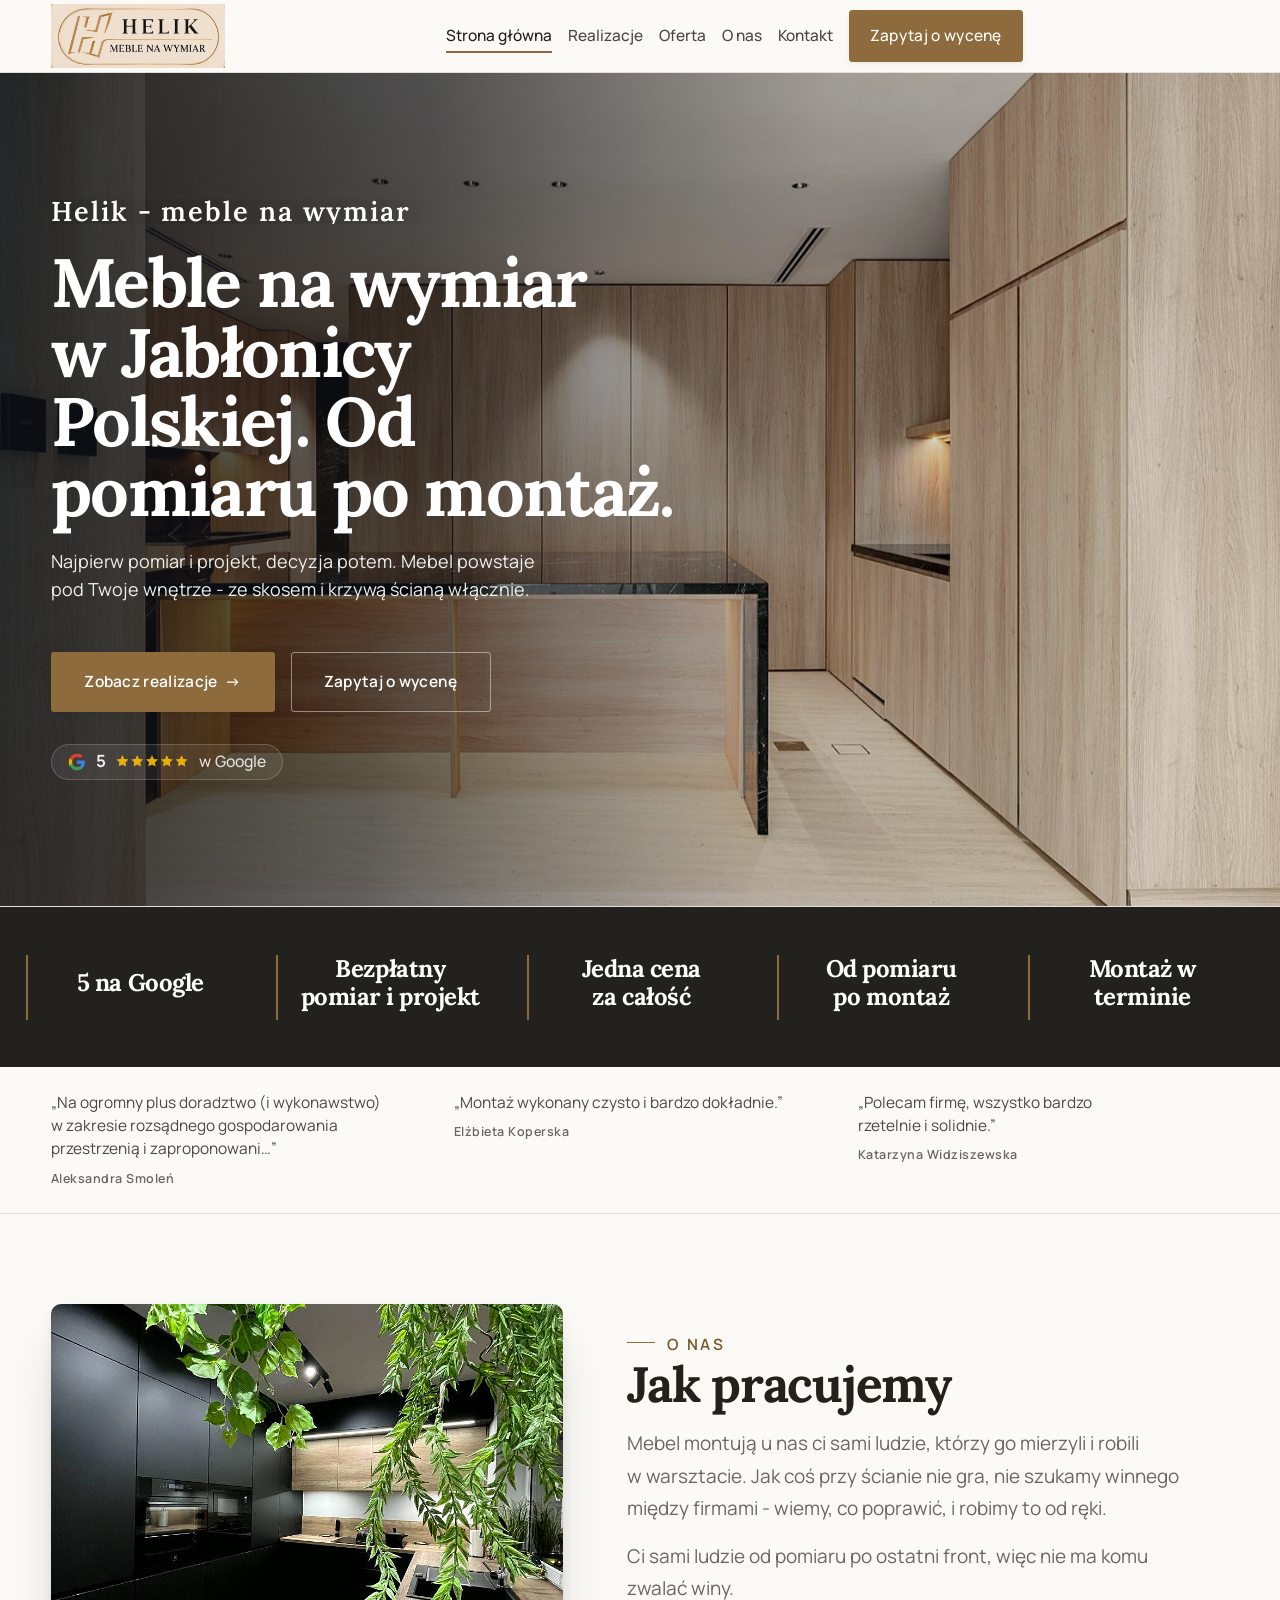
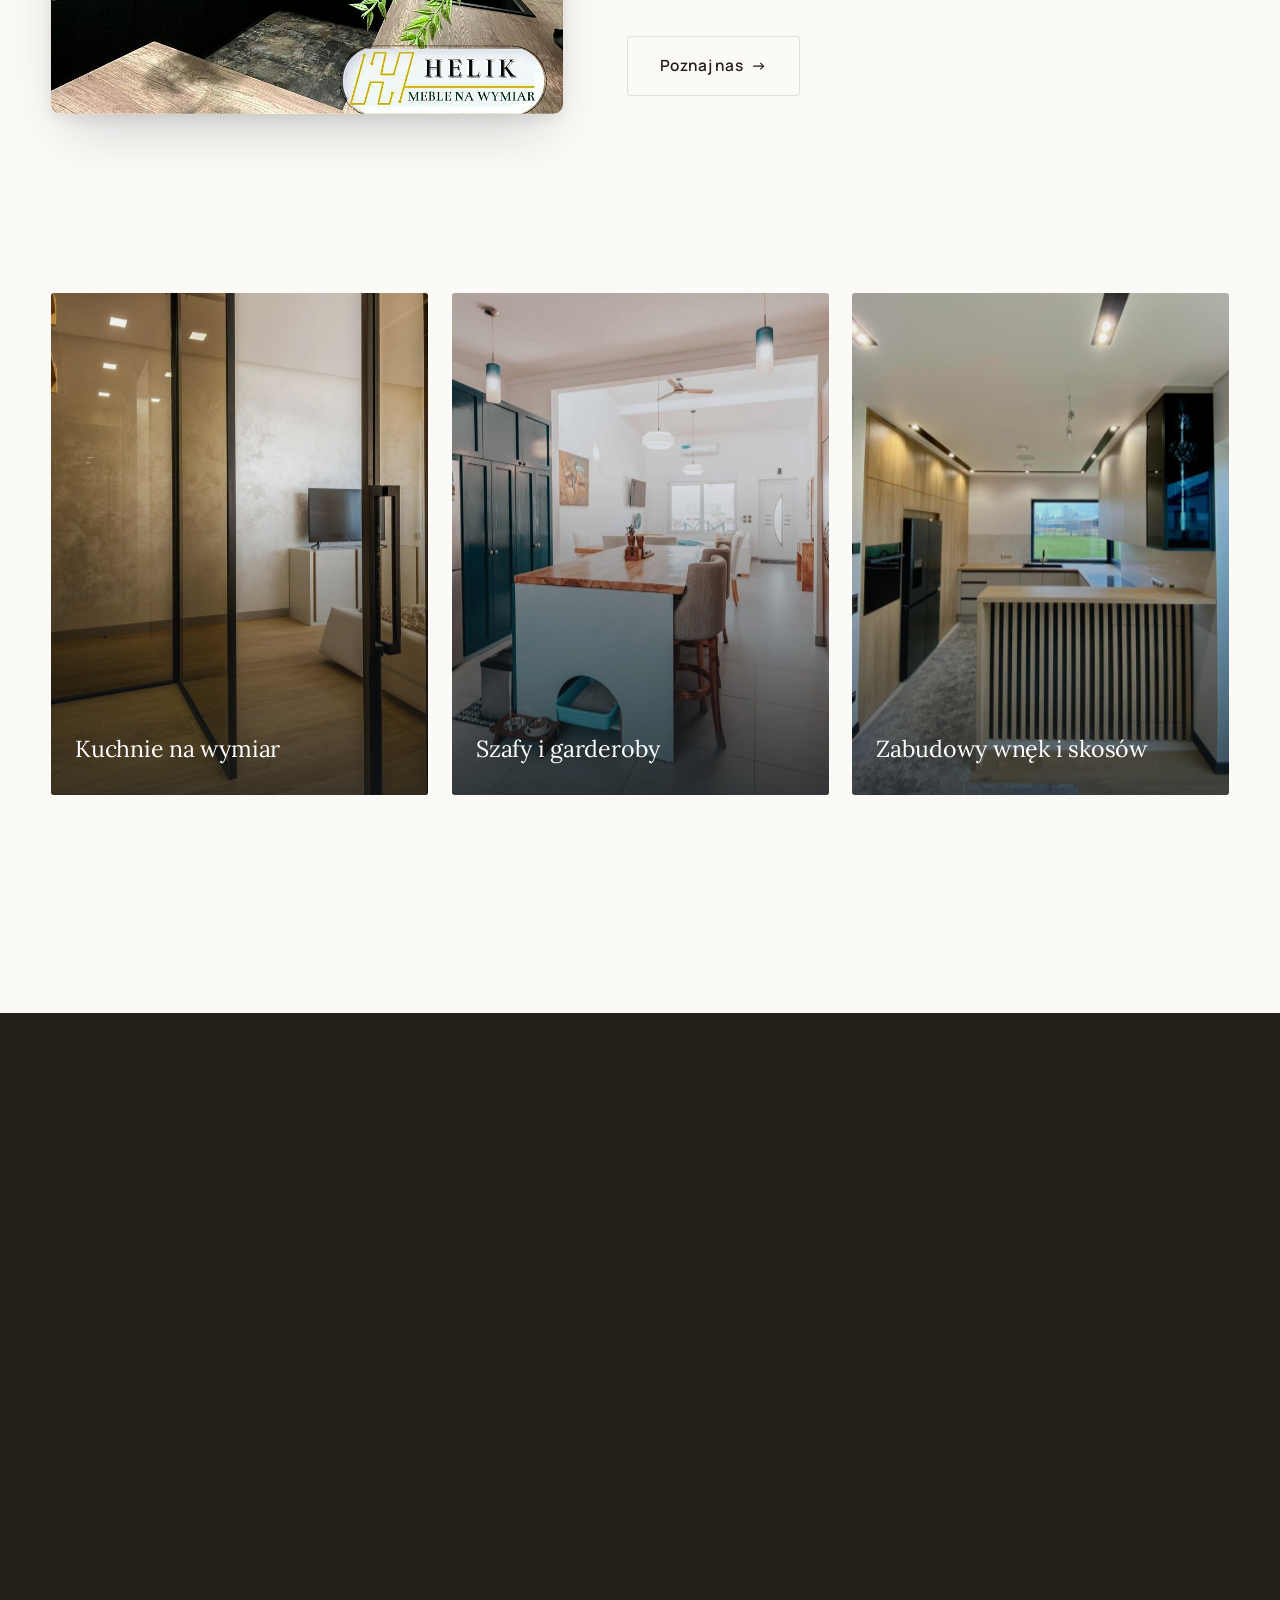
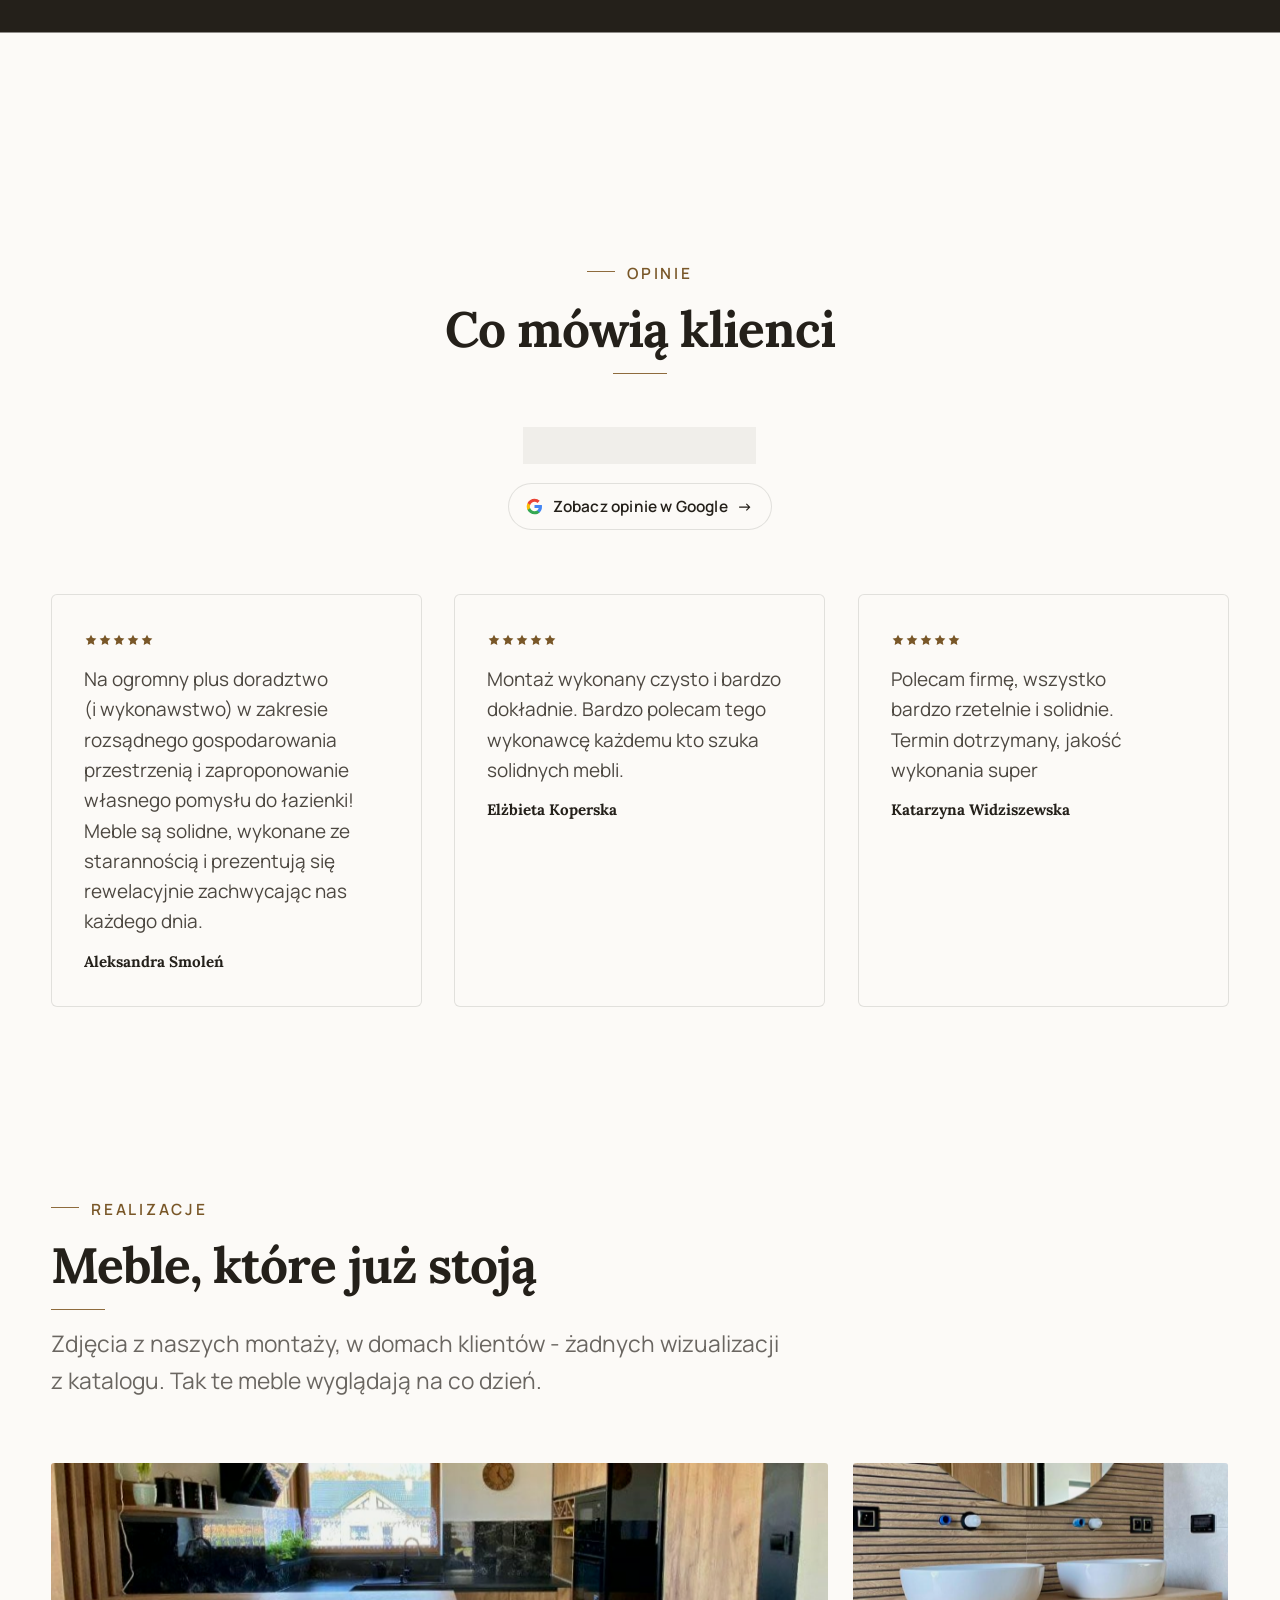
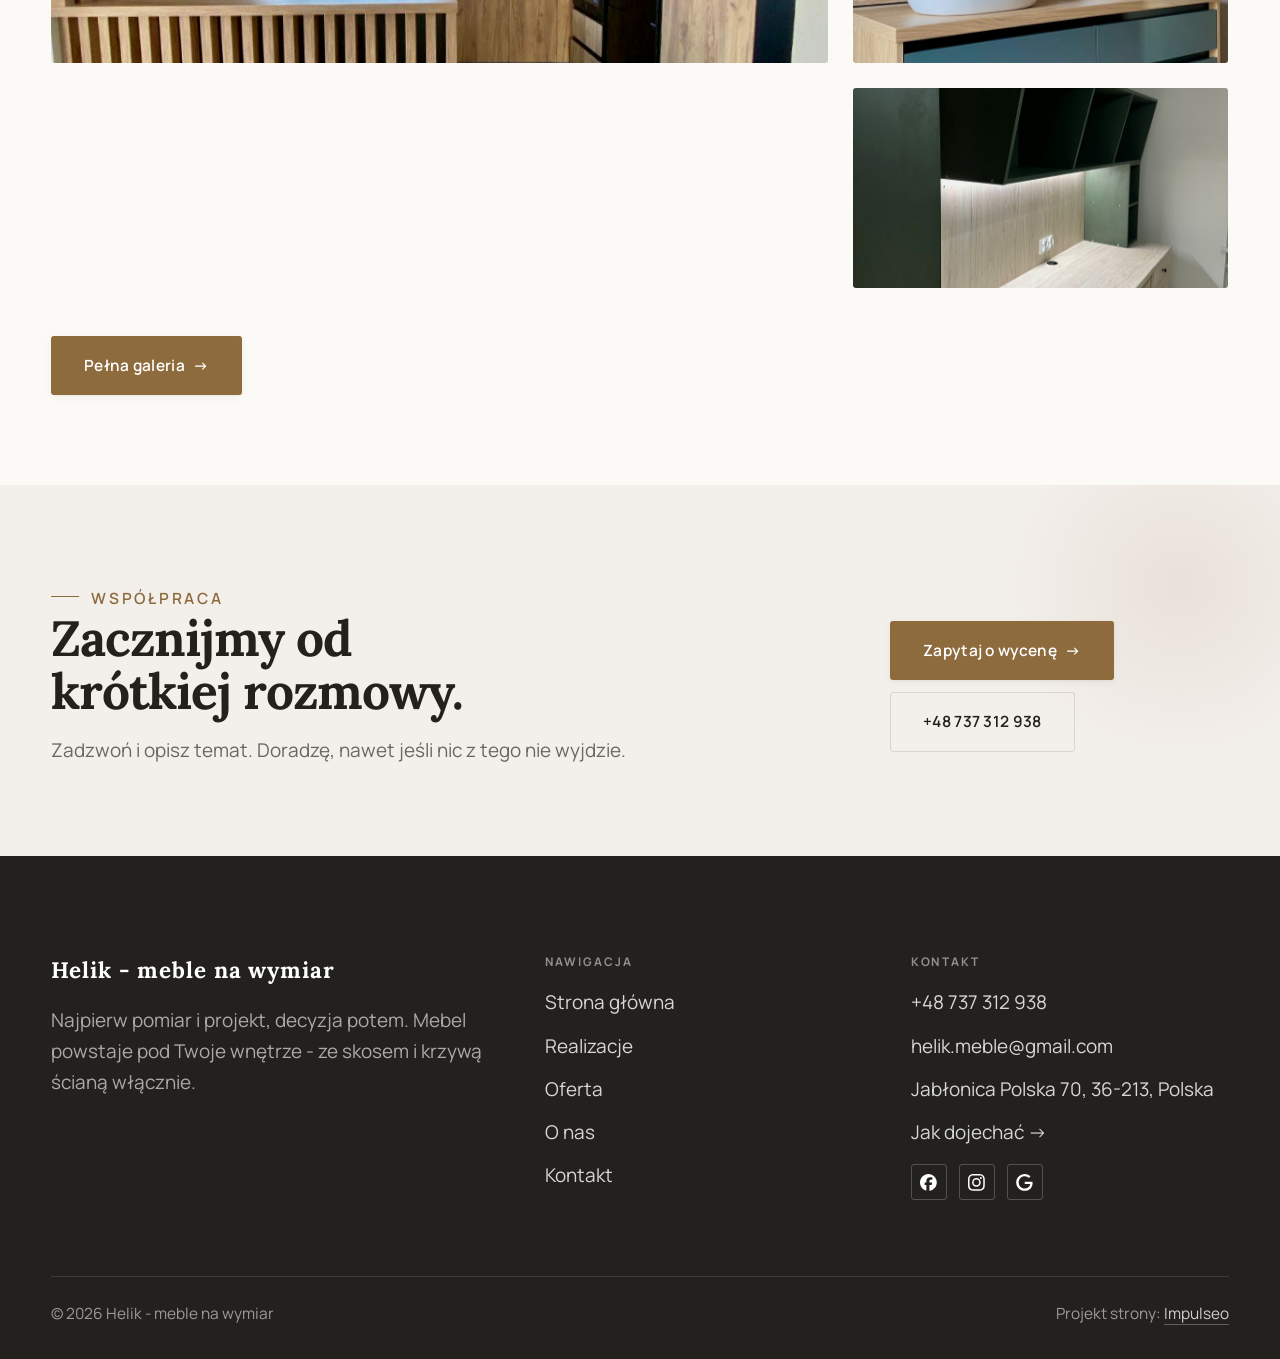
<file: index.html>
<!DOCTYPE html>
<html lang="pl">
<head>
<meta charset="UTF-8">
<meta name="viewport" content="width=device-width, initial-scale=1.0">
<title>Helik - meble na wymiar - meble na wymiar, kuchnie i szafy</title>
<meta name="description" content="Meble na wymiar w Jabłonicy Polskiej: kuchnie, szafy i zabudowy pod Twoje wnętrze. Bezpłatny pomiar i projekt, jedna cena, montaż z gwarancją. Zadzwoń: +48 737 312 938.">
<link rel="canonical" href="https://kris20032.github.io/helik-meble-na-wymiar/">
<meta name="robots" content="noindex, nofollow">
<meta property="og:type" content="website">
<meta property="og:locale" content="pl_PL">
<meta property="og:site_name" content="Helik - meble na wymiar">
<meta property="og:title" content="Helik - meble na wymiar - meble na wymiar, kuchnie i szafy">
<meta property="og:description" content="Meble na wymiar w Jabłonicy Polskiej: kuchnie, szafy i zabudowy pod Twoje wnętrze. Bezpłatny pomiar i projekt, jedna cena, montaż z gwarancją. Zadzwoń: +48 737 312 938.">
<meta property="og:url" content="https://kris20032.github.io/helik-meble-na-wymiar/">
<meta property="og:image" content="https://kris20032.github.io/helik-meble-na-wymiar/img/og.jpg">
<meta property="og:image:width" content="1200">
<meta property="og:image:height" content="630">
<meta name="twitter:card" content="summary_large_image">
<script type="application/ld+json">{"@context": "https://schema.org", "@type": "HomeAndConstructionBusiness", "name": "Helik - meble na wymiar", "url": "https://kris20032.github.io/helik-meble-na-wymiar/", "telephone": "+48737312938", "image": "https://kris20032.github.io/helik-meble-na-wymiar/img/og.jpg", "areaServed": "Jabłonica Polska", "sameAs": ["https://maps.google.com/?cid=15158200014372008423&g_mp=Cidnb29nbGUubWFwcy5wbGFjZXMudjEuUGxhY2VzLlNlYXJjaFRleHQQAhgEIAA", "https://www.facebook.com/helik.meble/?locale=pl_PL", "https://www.instagram.com/helik.meble/"]}</script>
<link rel="preconnect" href="https://fonts.googleapis.com">
<link rel="preconnect" href="https://fonts.gstatic.com" crossorigin>
<link href="https://fonts.googleapis.com/css2?family=Lora:wght@500;600;700&family=Manrope:wght@400;500;600&display=swap" rel="stylesheet">
<link rel="stylesheet" href="assets/styles.css?v=37a60888">
</head>
<body>

<header class="nav">
  <div class="wrap nav-inner">
    <a class="brand brand-has-logo" href="index.html"><img class="brand-logo" src="img/logo.png" alt="Helik - meble na wymiar" width="636" height="234" decoding="async"></a>
    <nav class="nav-links">
      <a href="index.html" class="active" aria-current="page">Strona główna</a>
      <a href="realizacje.html">Realizacje</a>
      <a href="oferta.html">Oferta</a>
      <a href="o-nas.html">O nas</a>
      <a href="kontakt.html">Kontakt</a>
      <a href="kontakt.html" class="btn btn-accent">Zapytaj o wycenę</a>
    </nav>
    <button class="nav-toggle" aria-label="Menu"><span></span><span></span><span></span></button>
  </div>
</header>

<main>
<section class="hero-cine">
  <img src="img/hero.jpg" fetchpriority="high" data-rotate="img/g14.jpg|img/g13.jpg" alt="Helik - meble na wymiar - Meble na wymiar w Jabłonicy Polskiej. Od pomiaru po montaż. " width="1600" height="1066">
  <div class="wrap">
    <div class="hero-copy">
      <div class="brandmark bm-s"><span class="bm-line"><span>Helik - meble na wymiar</span></span></div>
      <h1>Meble na wymiar w Jabłonicy Polskiej. Od pomiaru po montaż. </h1>
      <p class="lead">Najpierw pomiar i projekt, decyzja potem. Mebel powstaje pod Twoje wnętrze - ze skosem i krzywą ścianą włącznie.</p>
      <div class="hero-actions">
        <a href="realizacje.html" class="btn btn-accent">Zobacz realizacje <span class="arr">→</span></a>
        <a href="kontakt.html" class="btn btn-ghost btn-on-dark">Zapytaj o wycenę</a>
      </div>
      <div style="margin-top:var(--space-6);color:#fff;font-weight:600;letter-spacing:.02em;opacity:.92"><span class="g-badge"><svg class="gb-ico" viewBox="0 0 24 24" width="18" height="18" aria-hidden="true"><path fill="#4285F4" d="M22.56 12.25c0-.78-.07-1.53-.2-2.25H12v4.26h5.92c-.26 1.37-1.04 2.53-2.21 3.31v2.77h3.57c2.08-1.92 3.28-4.74 3.28-8.09z"/><path fill="#34A853" d="M12 23c2.97 0 5.46-.98 7.28-2.66l-3.57-2.77c-.98.66-2.23 1.06-3.71 1.06-2.86 0-5.29-1.93-6.16-4.53H2.18v2.84C3.99 20.53 7.7 23 12 23z"/><path fill="#FBBC05" d="M5.84 14.09c-.22-.66-.35-1.36-.35-2.09s.13-1.43.35-2.09V7.07H2.18C1.43 8.55 1 10.22 1 12s.43 3.45 1.18 4.93l2.85-2.22.81-.62z"/><path fill="#EA4335" d="M12 5.38c1.62 0 3.06.56 4.21 1.64l3.15-3.15C17.45 2.09 14.97 1 12 1 7.7 1 3.99 3.47 2.18 7.07l3.66 2.84c.87-2.6 3.3-4.53 6.16-4.53z"/></svg><b class="gb-ocena">5</b><svg class="gb-stars" viewBox="0 0 90 18" width="74" height="14.8" aria-hidden="true"><g fill="currentColor" opacity=".26"><path transform="translate(0,0)" d="M9 1.6l2.2 4.46 4.92.72-3.56 3.47.84 4.9L9 12.74l-4.4 2.31.84-4.9L1.88 6.68l4.92-.72L9 1.6Z"/><path transform="translate(18,0)" d="M9 1.6l2.2 4.46 4.92.72-3.56 3.47.84 4.9L9 12.74l-4.4 2.31.84-4.9L1.88 6.68l4.92-.72L9 1.6Z"/><path transform="translate(36,0)" d="M9 1.6l2.2 4.46 4.92.72-3.56 3.47.84 4.9L9 12.74l-4.4 2.31.84-4.9L1.88 6.68l4.92-.72L9 1.6Z"/><path transform="translate(54,0)" d="M9 1.6l2.2 4.46 4.92.72-3.56 3.47.84 4.9L9 12.74l-4.4 2.31.84-4.9L1.88 6.68l4.92-.72L9 1.6Z"/><path transform="translate(72,0)" d="M9 1.6l2.2 4.46 4.92.72-3.56 3.47.84 4.9L9 12.74l-4.4 2.31.84-4.9L1.88 6.68l4.92-.72L9 1.6Z"/></g><clipPath id="gs1000"><rect x="0" y="0" width="90.0" height="18"/></clipPath><g fill="#FBBC04" clip-path="url(#gs1000)"><path transform="translate(0,0)" d="M9 1.6l2.2 4.46 4.92.72-3.56 3.47.84 4.9L9 12.74l-4.4 2.31.84-4.9L1.88 6.68l4.92-.72L9 1.6Z"/><path transform="translate(18,0)" d="M9 1.6l2.2 4.46 4.92.72-3.56 3.47.84 4.9L9 12.74l-4.4 2.31.84-4.9L1.88 6.68l4.92-.72L9 1.6Z"/><path transform="translate(36,0)" d="M9 1.6l2.2 4.46 4.92.72-3.56 3.47.84 4.9L9 12.74l-4.4 2.31.84-4.9L1.88 6.68l4.92-.72L9 1.6Z"/><path transform="translate(54,0)" d="M9 1.6l2.2 4.46 4.92.72-3.56 3.47.84 4.9L9 12.74l-4.4 2.31.84-4.9L1.88 6.68l4.92-.72L9 1.6Z"/><path transform="translate(72,0)" d="M9 1.6l2.2 4.46 4.92.72-3.56 3.47.84 4.9L9 12.74l-4.4 2.31.84-4.9L1.88 6.68l4.92-.72L9 1.6Z"/></g></svg><span class="gb-txt">w Google</span></span></div>
    </div>
  </div>
</section>
<section class="strip n-5" style="padding-block:0">
  <div class="wrap">
    <div class="item reveal"><div class="k">5 na Google</div><div class="v"></div></div>
    <div class="item reveal"><div class="k">Bezpłatny pomiar i projekt</div><div class="v"></div></div>
    <div class="item reveal"><div class="k">Jedna cena za całość</div><div class="v"></div></div>
    <div class="item reveal"><div class="k">Od pomiaru po montaż</div><div class="v"></div></div>
    <div class="item reveal"><div class="k">Montaż w terminie</div><div class="v"></div></div>
  </div>
</section>
<section class="opinie-mini" aria-label="Opinie klientów">
  <div class="wrap">
    <div class="om-row">
      <div class="om-item reveal"><blockquote>„Na ogromny plus doradztwo (i wykonawstwo) w zakresie rozsądnego gospodarowania przestrzenią i zaproponowani…”</blockquote><span class="om-autor">Aleksandra Smoleń</span></div>
      <div class="om-item reveal"><blockquote>„Montaż wykonany czysto i bardzo dokładnie.”</blockquote><span class="om-autor">Elżbieta Koperska</span></div>
      <div class="om-item reveal"><blockquote>„Polecam firmę, wszystko bardzo rzetelnie i solidnie.”</blockquote><span class="om-autor">Katarzyna Widziszewska</span></div>
    </div>
  </div>
</section>
<section>
  <div class="wrap split">
    <div class="split-art reveal"><img src="img/about.jpg" alt="Helik - meble na wymiar - realizacja" loading="lazy" width="940" height="788" decoding="async"></div>
    <div class="split-copy reveal">
      <span class="eyebrow">O nas</span>
      <h2>Jak pracujemy</h2>
      <p class="muted">Mebel montują u nas ci sami ludzie, którzy go mierzyli i robili w warsztacie. Jak coś przy ścianie nie gra, nie szukamy winnego między firmami - wiemy, co poprawić, i robimy to od ręki.</p>
      <p class="muted">Ci sami ludzie od pomiaru po ostatni front, więc nie ma komu zwalać winy.</p>
      <a href="o-nas.html" class="btn btn-ghost">Poznaj nas <span class="arr">→</span></a>
    </div>
  </div>
</section>
<section class="gateways-band">
  <div class="wrap">
    <div class="gateways">
      <a href="oferta.html" class="gateway reveal"><img src="img/g11.jpg" alt="Kuchnie na wymiar" loading="lazy" width="1600" height="1068" decoding="async"><span class="g-ttl">Kuchnie na wymiar</span></a>
      <a href="oferta.html" class="gateway reveal"><img src="img/g12.jpg" alt="Szafy i garderoby" loading="lazy" width="1600" height="1067" decoding="async"><span class="g-ttl">Szafy i garderoby</span></a>
      <a href="oferta.html" class="gateway reveal"><img src="img/g1.jpg" alt="Zabudowy wnęk i skosów" loading="lazy" width="810" height="1440" decoding="async"><span class="g-ttl">Zabudowy wnęk i skosów</span></a>
    </div>
  </div>
</section>
<section class="stopklatka" aria-hidden="true">
  <div class="stk-bg" style="background-image:url(img/g4.jpg)"></div>
</section>
<section class="opinie">
  <div class="wrap">
    <div class="head center reveal">
      <span class="eyebrow">Opinie</span>
      <h2>Co mówią klienci</h2>
    </div>
    <p class="op-meta reveal"><span class="g-badge"><svg class="gb-ico" viewBox="0 0 24 24" width="18" height="18" aria-hidden="true"><path fill="#4285F4" d="M22.56 12.25c0-.78-.07-1.53-.2-2.25H12v4.26h5.92c-.26 1.37-1.04 2.53-2.21 3.31v2.77h3.57c2.08-1.92 3.28-4.74 3.28-8.09z"/><path fill="#34A853" d="M12 23c2.97 0 5.46-.98 7.28-2.66l-3.57-2.77c-.98.66-2.23 1.06-3.71 1.06-2.86 0-5.29-1.93-6.16-4.53H2.18v2.84C3.99 20.53 7.7 23 12 23z"/><path fill="#FBBC05" d="M5.84 14.09c-.22-.66-.35-1.36-.35-2.09s.13-1.43.35-2.09V7.07H2.18C1.43 8.55 1 10.22 1 12s.43 3.45 1.18 4.93l2.85-2.22.81-.62z"/><path fill="#EA4335" d="M12 5.38c1.62 0 3.06.56 4.21 1.64l3.15-3.15C17.45 2.09 14.97 1 12 1 7.7 1 3.99 3.47 2.18 7.07l3.66 2.84c.87-2.6 3.3-4.53 6.16-4.53z"/></svg><b class="gb-ocena">5</b><svg class="gb-stars" viewBox="0 0 90 18" width="74" height="14.8" aria-hidden="true"><g fill="currentColor" opacity=".26"><path transform="translate(0,0)" d="M9 1.6l2.2 4.46 4.92.72-3.56 3.47.84 4.9L9 12.74l-4.4 2.31.84-4.9L1.88 6.68l4.92-.72L9 1.6Z"/><path transform="translate(18,0)" d="M9 1.6l2.2 4.46 4.92.72-3.56 3.47.84 4.9L9 12.74l-4.4 2.31.84-4.9L1.88 6.68l4.92-.72L9 1.6Z"/><path transform="translate(36,0)" d="M9 1.6l2.2 4.46 4.92.72-3.56 3.47.84 4.9L9 12.74l-4.4 2.31.84-4.9L1.88 6.68l4.92-.72L9 1.6Z"/><path transform="translate(54,0)" d="M9 1.6l2.2 4.46 4.92.72-3.56 3.47.84 4.9L9 12.74l-4.4 2.31.84-4.9L1.88 6.68l4.92-.72L9 1.6Z"/><path transform="translate(72,0)" d="M9 1.6l2.2 4.46 4.92.72-3.56 3.47.84 4.9L9 12.74l-4.4 2.31.84-4.9L1.88 6.68l4.92-.72L9 1.6Z"/></g><clipPath id="gs1000"><rect x="0" y="0" width="90.0" height="18"/></clipPath><g fill="#FBBC04" clip-path="url(#gs1000)"><path transform="translate(0,0)" d="M9 1.6l2.2 4.46 4.92.72-3.56 3.47.84 4.9L9 12.74l-4.4 2.31.84-4.9L1.88 6.68l4.92-.72L9 1.6Z"/><path transform="translate(18,0)" d="M9 1.6l2.2 4.46 4.92.72-3.56 3.47.84 4.9L9 12.74l-4.4 2.31.84-4.9L1.88 6.68l4.92-.72L9 1.6Z"/><path transform="translate(36,0)" d="M9 1.6l2.2 4.46 4.92.72-3.56 3.47.84 4.9L9 12.74l-4.4 2.31.84-4.9L1.88 6.68l4.92-.72L9 1.6Z"/><path transform="translate(54,0)" d="M9 1.6l2.2 4.46 4.92.72-3.56 3.47.84 4.9L9 12.74l-4.4 2.31.84-4.9L1.88 6.68l4.92-.72L9 1.6Z"/><path transform="translate(72,0)" d="M9 1.6l2.2 4.46 4.92.72-3.56 3.47.84 4.9L9 12.74l-4.4 2.31.84-4.9L1.88 6.68l4.92-.72L9 1.6Z"/></g></svg><span class="gb-txt">w Google</span></span></p>
    <p class="op-meta reveal"><a class="op-google" href="https://maps.google.com/?cid=15158200014372008423&amp;g_mp=Cidnb29nbGUubWFwcy5wbGFjZXMudjEuUGxhY2VzLlNlYXJjaFRleHQQAhgEIAA" target="_blank" rel="noopener"><svg class="op-g-ico" viewBox="0 0 24 24" width="17" height="17" aria-hidden="true"><path fill="#4285F4" d="M22.56 12.25c0-.78-.07-1.53-.2-2.25H12v4.26h5.92c-.26 1.37-1.04 2.53-2.21 3.31v2.77h3.57c2.08-1.92 3.28-4.74 3.28-8.09z"/><path fill="#34A853" d="M12 23c2.97 0 5.46-.98 7.28-2.66l-3.57-2.77c-.98.66-2.23 1.06-3.71 1.06-2.86 0-5.29-1.93-6.16-4.53H2.18v2.84C3.99 20.53 7.7 23 12 23z"/><path fill="#FBBC05" d="M5.84 14.09c-.22-.66-.35-1.36-.35-2.09s.13-1.43.35-2.09V7.07H2.18C1.43 8.55 1 10.22 1 12s.43 3.45 1.18 4.93l2.85-2.22.81-.62z"/><path fill="#EA4335" d="M12 5.38c1.62 0 3.06.56 4.21 1.64l3.15-3.15C17.45 2.09 14.97 1 12 1 7.7 1 3.99 3.47 2.18 7.07l3.66 2.84c.87-2.6 3.3-4.53 6.16-4.53z"/></svg><span>Zobacz opinie w Google</span><span class="arr">→</span></a></p>
    <div class="opinie-grid">
      <figure class="op-card reveal"><span class="op-star"><svg class="ico-star" width="14" height="14" viewBox="0 0 24 24" style="vertical-align:-2px" aria-hidden="true"><path d="M12 2.8l2.85 5.8 6.4.93-4.63 4.5 1.1 6.37L12 17.4l-5.72 3 1.1-6.37-4.63-4.5 6.4-.93L12 2.8Z" fill="currentColor"/></svg><svg class="ico-star" width="14" height="14" viewBox="0 0 24 24" style="vertical-align:-2px" aria-hidden="true"><path d="M12 2.8l2.85 5.8 6.4.93-4.63 4.5 1.1 6.37L12 17.4l-5.72 3 1.1-6.37-4.63-4.5 6.4-.93L12 2.8Z" fill="currentColor"/></svg><svg class="ico-star" width="14" height="14" viewBox="0 0 24 24" style="vertical-align:-2px" aria-hidden="true"><path d="M12 2.8l2.85 5.8 6.4.93-4.63 4.5 1.1 6.37L12 17.4l-5.72 3 1.1-6.37-4.63-4.5 6.4-.93L12 2.8Z" fill="currentColor"/></svg><svg class="ico-star" width="14" height="14" viewBox="0 0 24 24" style="vertical-align:-2px" aria-hidden="true"><path d="M12 2.8l2.85 5.8 6.4.93-4.63 4.5 1.1 6.37L12 17.4l-5.72 3 1.1-6.37-4.63-4.5 6.4-.93L12 2.8Z" fill="currentColor"/></svg><svg class="ico-star" width="14" height="14" viewBox="0 0 24 24" style="vertical-align:-2px" aria-hidden="true"><path d="M12 2.8l2.85 5.8 6.4.93-4.63 4.5 1.1 6.37L12 17.4l-5.72 3 1.1-6.37-4.63-4.5 6.4-.93L12 2.8Z" fill="currentColor"/></svg></span><blockquote>Na ogromny plus doradztwo (i wykonawstwo) w zakresie rozsądnego gospodarowania przestrzenią i zaproponowanie własnego pomysłu do łazienki! Meble są solidne, wykonane ze starannością i prezentują się rewelacyjnie zachwycając nas każdego dnia.</blockquote><span class="op-autor">Aleksandra Smoleń</span></figure>
      <figure class="op-card reveal"><span class="op-star"><svg class="ico-star" width="14" height="14" viewBox="0 0 24 24" style="vertical-align:-2px" aria-hidden="true"><path d="M12 2.8l2.85 5.8 6.4.93-4.63 4.5 1.1 6.37L12 17.4l-5.72 3 1.1-6.37-4.63-4.5 6.4-.93L12 2.8Z" fill="currentColor"/></svg><svg class="ico-star" width="14" height="14" viewBox="0 0 24 24" style="vertical-align:-2px" aria-hidden="true"><path d="M12 2.8l2.85 5.8 6.4.93-4.63 4.5 1.1 6.37L12 17.4l-5.72 3 1.1-6.37-4.63-4.5 6.4-.93L12 2.8Z" fill="currentColor"/></svg><svg class="ico-star" width="14" height="14" viewBox="0 0 24 24" style="vertical-align:-2px" aria-hidden="true"><path d="M12 2.8l2.85 5.8 6.4.93-4.63 4.5 1.1 6.37L12 17.4l-5.72 3 1.1-6.37-4.63-4.5 6.4-.93L12 2.8Z" fill="currentColor"/></svg><svg class="ico-star" width="14" height="14" viewBox="0 0 24 24" style="vertical-align:-2px" aria-hidden="true"><path d="M12 2.8l2.85 5.8 6.4.93-4.63 4.5 1.1 6.37L12 17.4l-5.72 3 1.1-6.37-4.63-4.5 6.4-.93L12 2.8Z" fill="currentColor"/></svg><svg class="ico-star" width="14" height="14" viewBox="0 0 24 24" style="vertical-align:-2px" aria-hidden="true"><path d="M12 2.8l2.85 5.8 6.4.93-4.63 4.5 1.1 6.37L12 17.4l-5.72 3 1.1-6.37-4.63-4.5 6.4-.93L12 2.8Z" fill="currentColor"/></svg></span><blockquote>Montaż wykonany czysto i bardzo dokładnie. Bardzo polecam tego wykonawcę każdemu kto szuka solidnych mebli.</blockquote><span class="op-autor">Elżbieta Koperska</span></figure>
      <figure class="op-card reveal"><span class="op-star"><svg class="ico-star" width="14" height="14" viewBox="0 0 24 24" style="vertical-align:-2px" aria-hidden="true"><path d="M12 2.8l2.85 5.8 6.4.93-4.63 4.5 1.1 6.37L12 17.4l-5.72 3 1.1-6.37-4.63-4.5 6.4-.93L12 2.8Z" fill="currentColor"/></svg><svg class="ico-star" width="14" height="14" viewBox="0 0 24 24" style="vertical-align:-2px" aria-hidden="true"><path d="M12 2.8l2.85 5.8 6.4.93-4.63 4.5 1.1 6.37L12 17.4l-5.72 3 1.1-6.37-4.63-4.5 6.4-.93L12 2.8Z" fill="currentColor"/></svg><svg class="ico-star" width="14" height="14" viewBox="0 0 24 24" style="vertical-align:-2px" aria-hidden="true"><path d="M12 2.8l2.85 5.8 6.4.93-4.63 4.5 1.1 6.37L12 17.4l-5.72 3 1.1-6.37-4.63-4.5 6.4-.93L12 2.8Z" fill="currentColor"/></svg><svg class="ico-star" width="14" height="14" viewBox="0 0 24 24" style="vertical-align:-2px" aria-hidden="true"><path d="M12 2.8l2.85 5.8 6.4.93-4.63 4.5 1.1 6.37L12 17.4l-5.72 3 1.1-6.37-4.63-4.5 6.4-.93L12 2.8Z" fill="currentColor"/></svg><svg class="ico-star" width="14" height="14" viewBox="0 0 24 24" style="vertical-align:-2px" aria-hidden="true"><path d="M12 2.8l2.85 5.8 6.4.93-4.63 4.5 1.1 6.37L12 17.4l-5.72 3 1.1-6.37-4.63-4.5 6.4-.93L12 2.8Z" fill="currentColor"/></svg></span><blockquote>Polecam firmę, wszystko bardzo rzetelnie i solidnie. Termin dotrzymany, jakość wykonania super</blockquote><span class="op-autor">Katarzyna Widziszewska</span></figure>
    </div>
  </div>
</section>
<section>
  <div class="wrap">
    <div class="head reveal">
      <span class="eyebrow">Realizacje</span>
      <h2>Meble, które już stoją</h2>
      <p>Zdjęcia z naszych montaży, w domach klientów - żadnych wizualizacji z katalogu. Tak te meble wyglądają na co dzień.</p>
    </div>
    <div class="gallery">
      <div class="tile t-two3 reveal"><img src="img/g2.jpg" alt="Helik - meble na wymiar" loading="lazy" width="908" height="754" decoding="async"></div>
      <div class="tile t-third reveal"><img src="img/g3.jpg" alt="Helik - meble na wymiar" loading="lazy" width="810" height="1440" decoding="async"></div>
      <div class="tile t-third reveal"><img src="img/g5.jpg" alt="Helik - meble na wymiar" loading="lazy" width="940" height="788" decoding="async"></div>
      <div class="tile t-third reveal"><img src="img/g6.jpg" alt="Helik - meble na wymiar" loading="lazy" width="810" height="1440" decoding="async"></div>
      <div class="tile t-third reveal"><img src="img/g7.jpg" alt="Helik - meble na wymiar" loading="lazy" width="1600" height="2133" decoding="async"></div>
    </div>
    <div style="margin-top:var(--space-7)" class="reveal"><a href="realizacje.html" class="btn btn-accent">Pełna galeria <span class="arr">→</span></a></div>
  </div>
</section>
<section class="cta">
  <div class="wrap">
    <div class="reveal">
      <span class="eyebrow">Współpraca</span>
      <h2>Zacznijmy od krótkiej rozmowy.</h2>
      <p>Zadzwoń i opisz temat. Doradzę, nawet jeśli nic z tego nie wyjdzie.</p>
    </div>
    <div class="cta-actions reveal">
      <a href="kontakt.html" class="btn btn-light">Zapytaj o wycenę <span class="arr">→</span></a>
      <a href="tel:+48737312938" class="btn btn-ghost btn-ghost-cta">+48 737 312 938</a>
    </div>
  </div>
</section>
</main>

<footer>
  <div class="wrap">
    <div class="foot-grid">
      <div class="foot-brand">
        <div class="name">Helik - meble na wymiar</div>
        <p>Najpierw pomiar i projekt, decyzja potem. Mebel powstaje pod Twoje wnętrze - ze skosem i krzywą ścianą włącznie.</p>
      </div>
      <div class="foot-col">
        <h4>Nawigacja</h4>
        <a href="index.html">Strona główna</a>
        <a href="realizacje.html">Realizacje</a>
        <a href="oferta.html">Oferta</a>
        <a href="o-nas.html">O nas</a>
        <a href="kontakt.html">Kontakt</a>
      </div>
      <div class="foot-col">
        <h4>Kontakt</h4>
        <a href="tel:+48737312938">+48 737 312 938</a>
        <a href="mailto:helik.meble@gmail.com">helik.meble@gmail.com</a>
        <p>Jabłonica Polska 70, 36-213, Polska</p>
        <a href="https://maps.google.com/?cid=15158200014372008423&g_mp=Cidnb29nbGUubWFwcy5wbGFjZXMudjEuUGxhY2VzLlNlYXJjaFRleHQQAhgEIAA" target="_blank" rel="noopener">Jak dojechać →</a>
      <div class="foot-soc">
        <a class="soc" href="https://www.facebook.com/helik.meble/?locale=pl_PL" target="_blank" rel="noopener" aria-label="Facebook - Helik - meble na wymiar"><svg viewBox="0 0 24 24" aria-hidden="true" focusable="false"><path d="M9.101 23.691v-7.98H6.627v-3.667h2.474v-1.58c0-4.085 1.848-5.978 5.858-5.978.401 0 .955.042 1.468.103a8.68 8.68 0 0 1 1.141.195v3.325a8.623 8.623 0 0 0-.653-.036 26.805 26.805 0 0 0-.733-.009c-.707 0-1.259.096-1.675.309a1.686 1.686 0 0 0-.679.622c-.258.42-.374.995-.374 1.752v1.297h3.919l-.386 2.103-.287 1.564h-3.246v8.245C19.396 23.238 24 18.179 24 12.044c0-6.627-5.373-12-12-12s-12 5.373-12 12c0 5.628 3.874 10.35 9.101 11.647Z" fill="currentColor"/></svg></a>
        <a class="soc" href="https://www.instagram.com/helik.meble/" target="_blank" rel="noopener" aria-label="Instagram - Helik - meble na wymiar"><svg viewBox="0 0 24 24" aria-hidden="true" focusable="false"><path d="M7.0301.084c-1.2768.0602-2.1487.264-2.911.5634-.7888.3075-1.4575.72-2.1228 1.3877-.6652.6677-1.075 1.3368-1.3802 2.127-.2954.7638-.4956 1.6365-.552 2.914-.0564 1.2775-.0689 1.6882-.0626 4.947.0062 3.2586.0206 3.6671.0825 4.9473.061 1.2765.264 2.1482.5635 2.9107.308.7889.72 1.4573 1.388 2.1228.6679.6655 1.3365 1.0743 2.1285 1.38.7632.295 1.6361.4961 2.9134.552 1.2773.056 1.6884.069 4.9462.0627 3.2578-.0062 3.668-.0207 4.9478-.0814 1.28-.0607 2.147-.2652 2.9098-.5633.7889-.3086 1.4578-.72 2.1228-1.3881.665-.6682 1.0745-1.3378 1.3795-2.1284.2957-.7632.4966-1.636.552-2.9124.056-1.2809.0692-1.6898.063-4.948-.0063-3.2583-.021-3.6668-.0817-4.9465-.0607-1.2797-.264-2.1487-.5633-2.9117-.3084-.7889-.72-1.4568-1.3876-2.1228C21.2982 1.33 20.628.9208 19.8378.6165 19.074.321 18.2017.1197 16.9244.0645 15.6471.0093 15.236-.005 11.977.0014 8.718.0076 8.31.0215 7.0301.0839m.1402 21.6932c-1.17-.0509-1.8053-.2453-2.2287-.408-.5606-.216-.96-.4771-1.3819-.895-.422-.4178-.6811-.8186-.9-1.378-.1644-.4234-.3624-1.058-.4171-2.228-.0595-1.2645-.072-1.6442-.079-4.848-.007-3.2037.0053-3.583.0607-4.848.05-1.169.2456-1.805.408-2.2282.216-.5613.4762-.96.895-1.3816.4188-.4217.8184-.6814 1.3783-.9003.423-.1651 1.0575-.3614 2.227-.4171 1.2655-.06 1.6447-.072 4.848-.079 3.2033-.007 3.5835.005 4.8495.0608 1.169.0508 1.8053.2445 2.228.408.5608.216.96.4754 1.3816.895.4217.4194.6816.8176.9005 1.3787.1653.4217.3617 1.056.4169 2.2263.0602 1.2655.0739 1.645.0796 4.848.0058 3.203-.0055 3.5834-.061 4.848-.051 1.17-.245 1.8055-.408 2.2294-.216.5604-.4763.96-.8954 1.3814-.419.4215-.8181.6811-1.3783.9-.4224.1649-1.0577.3617-2.2262.4174-1.2656.0595-1.6448.072-4.8493.079-3.2045.007-3.5825-.006-4.848-.0608M16.953 5.5864A1.44 1.44 0 1 0 18.39 4.144a1.44 1.44 0 0 0-1.437 1.4424M5.8385 12.012c.0067 3.4032 2.7706 6.1557 6.173 6.1493 3.4026-.0065 6.157-2.7701 6.1506-6.1733-.0065-3.4032-2.771-6.1565-6.174-6.1498-3.403.0067-6.156 2.771-6.1496 6.1738M8 12.0077a4 4 0 1 1 4.008 3.9921A3.9996 3.9996 0 0 1 8 12.0077" fill="currentColor"/></svg></a>
        <a class="soc" href="https://maps.google.com/?cid=15158200014372008423&g_mp=Cidnb29nbGUubWFwcy5wbGFjZXMudjEuUGxhY2VzLlNlYXJjaFRleHQQAhgEIAA" target="_blank" rel="noopener" aria-label="Google - Helik - meble na wymiar"><svg viewBox="0 0 24 24" aria-hidden="true" focusable="false"><path d="M12.48 10.92v3.28h7.84c-.24 1.84-.853 3.187-1.787 4.133-1.147 1.147-2.933 2.4-6.053 2.4-4.827 0-8.6-3.893-8.6-8.72s3.773-8.72 8.6-8.72c2.6 0 4.507 1.027 5.907 2.347l2.307-2.307C18.747 1.44 16.133 0 12.48 0 5.867 0 .307 5.387.307 12s5.56 12 12.173 12c3.573 0 6.267-1.173 8.373-3.36 2.16-2.16 2.84-5.213 2.84-7.667 0-.76-.053-1.467-.173-2.053H12.48z" fill="currentColor"/></svg></a>
      </div>
      </div>
    </div>
    <div class="foot-bot">
      <span>© 2026 Helik - meble na wymiar</span>
      <span>Projekt strony: <a class="foot-credit" href="https://impulseo.pl" target="_blank" rel="noopener">Impulseo</a></span>
    </div>
  </div>
</footer>
<div class="sticky-reserve"><a class="sr-book" href="kontakt.html">Zapytaj o wycenę</a><a class="sr-call" href="tel:+48737312938" aria-label="Zadzwoń"><svg class="ico-tel" width="16" height="16" viewBox="0 0 24 24" fill="none" aria-hidden="true"><path d="M6.6 10.8a15.5 15.5 0 0 0 6.6 6.6l2.2-2.2a1 1 0 0 1 1-.24 11.4 11.4 0 0 0 3.6.58 1 1 0 0 1 1 1V20a1 1 0 0 1-1 1A17 17 0 0 1 3 4a1 1 0 0 1 1-1h3.5a1 1 0 0 1 1 1c0 1.25.2 2.46.58 3.6a1 1 0 0 1-.25 1l-2.23 2.2Z" fill="currentColor"/></svg></a></div>
<div class="demo-wazne" data-do="2026-10-28" data-cykl="3" hidden><svg class="dw-ico" width="13" height="13" viewBox="0 0 24 24" fill="none" aria-hidden="true"><circle cx="12" cy="12" r="8.6" stroke="currentColor" stroke-width="1.8"/><path d="M12 7.2V12l3.3 2" stroke="currentColor" stroke-width="1.8" stroke-linecap="round"/></svg><span class="dw-txt"></span></div>

<script src="assets/main.js"></script>
</body>
</html>
</file>
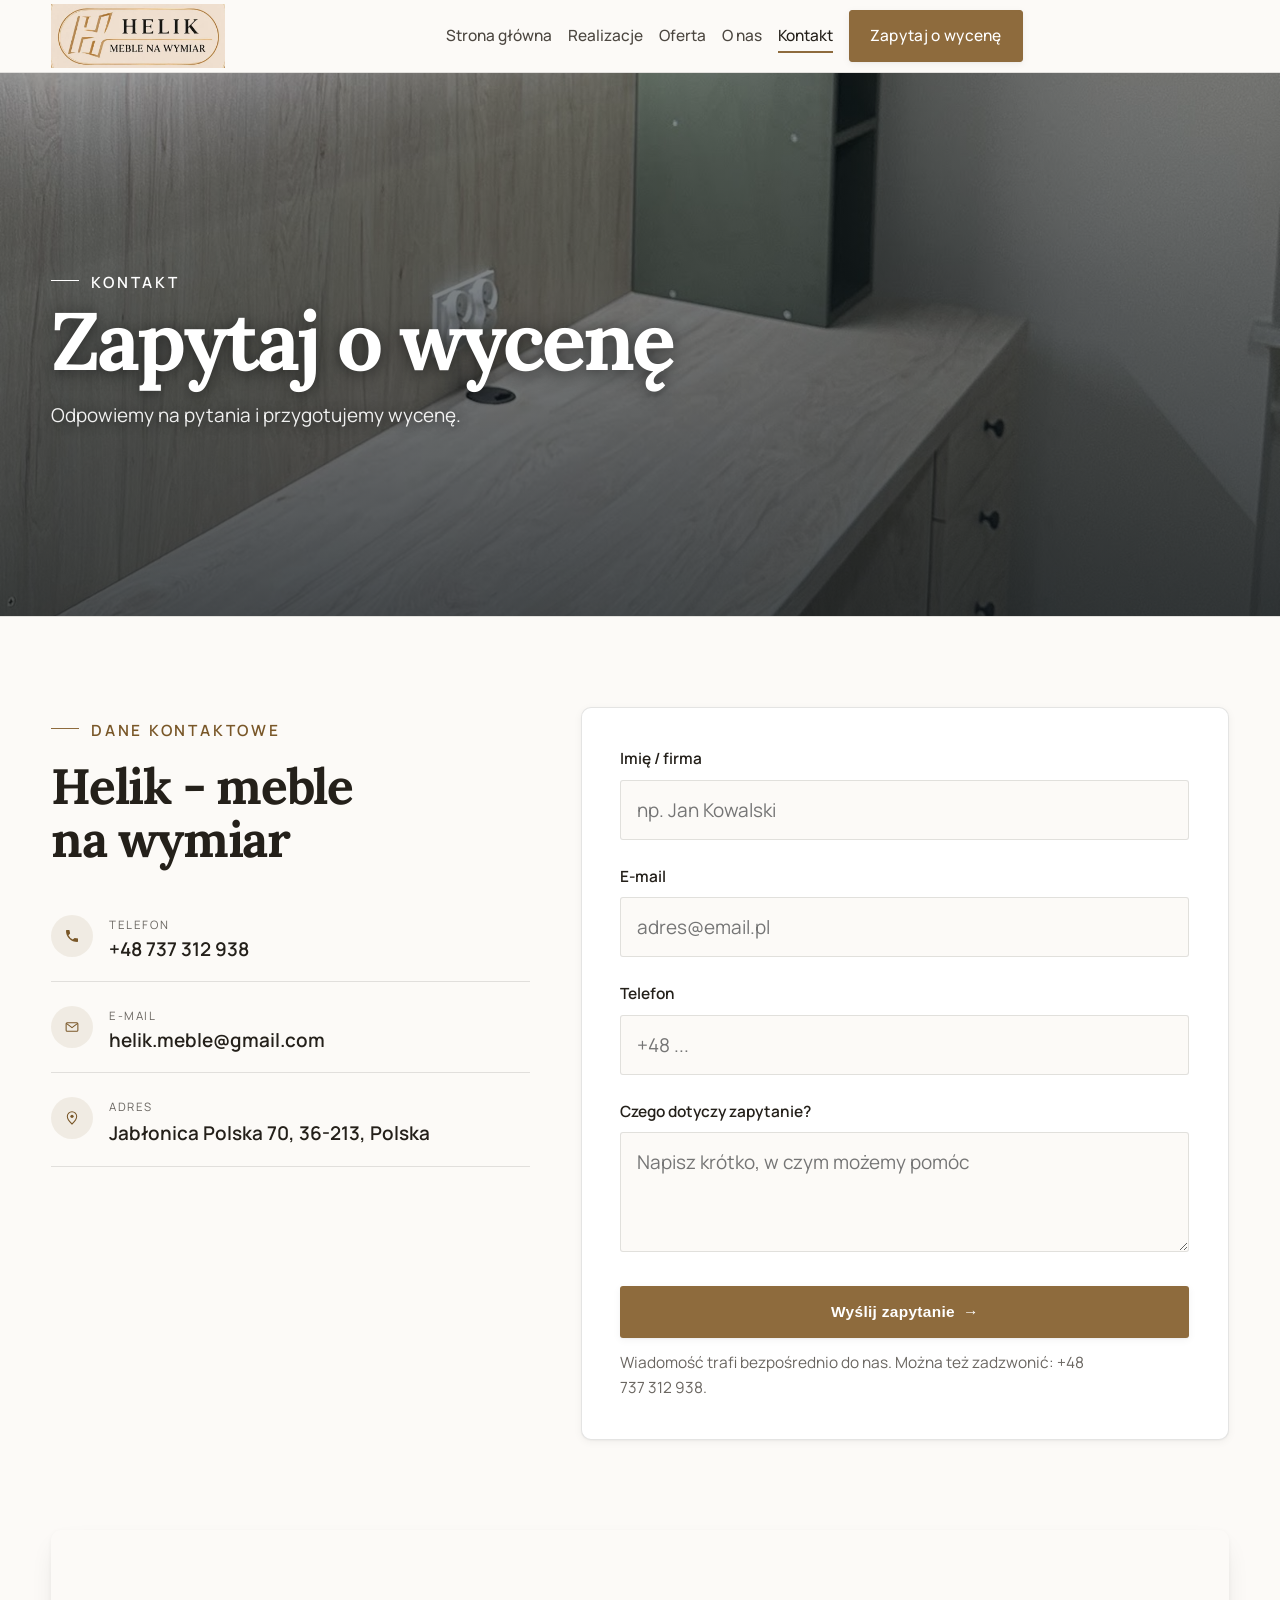
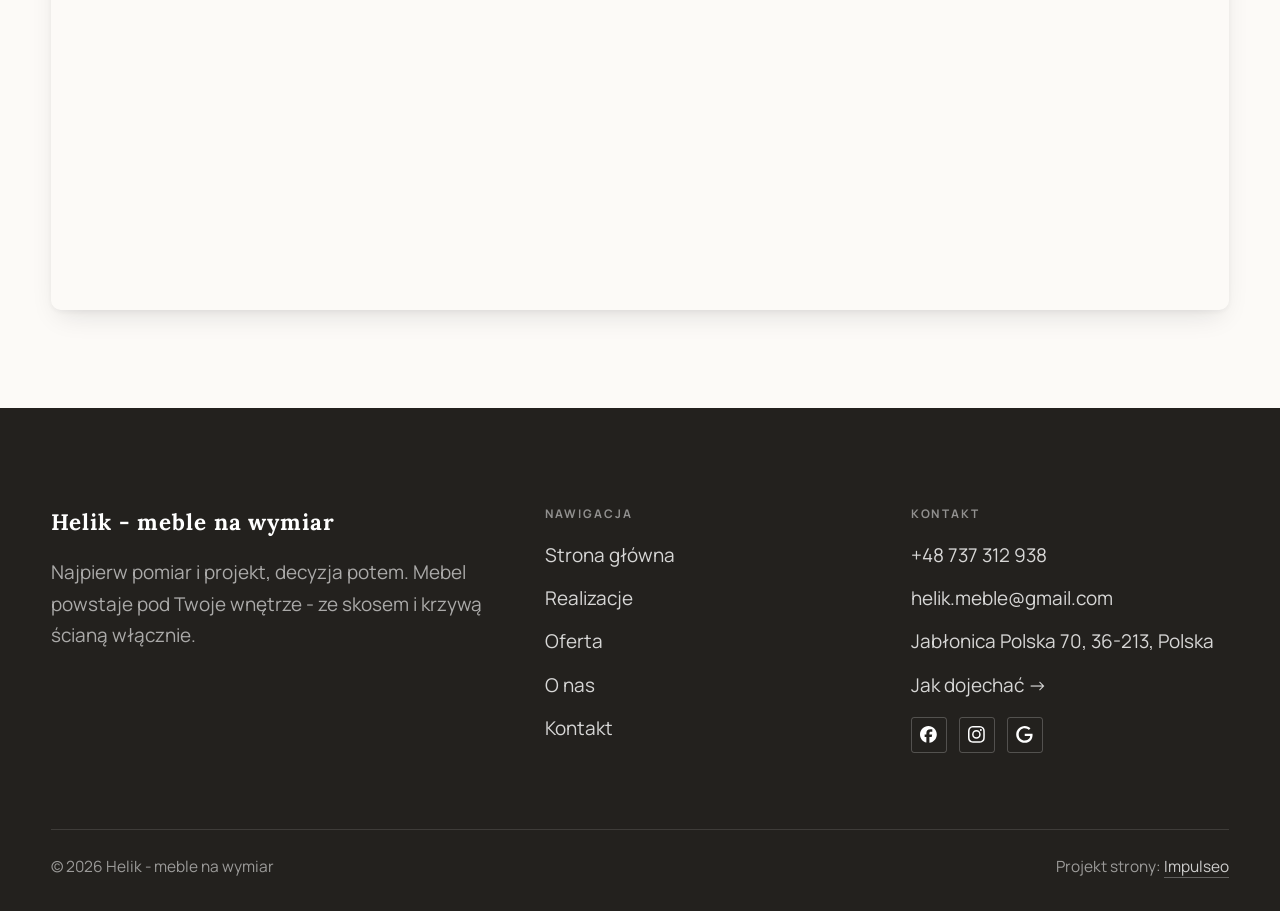
<file: kontakt.html>
<!DOCTYPE html>
<html lang="pl">
<head>
<meta charset="UTF-8">
<meta name="viewport" content="width=device-width, initial-scale=1.0">
<title>Kontakt - Helik - meble na wymiar</title>
<meta name="description" content="Kontakt Helik - meble na wymiar - Jabłonica Polska 70, 36-213, Polska">
<link rel="canonical" href="https://kris20032.github.io/helik-meble-na-wymiar/kontakt.html">
<meta name="robots" content="noindex, nofollow">
<meta property="og:type" content="website">
<meta property="og:locale" content="pl_PL">
<meta property="og:site_name" content="Helik - meble na wymiar">
<meta property="og:title" content="Kontakt - Helik - meble na wymiar">
<meta property="og:description" content="Kontakt Helik - meble na wymiar - Jabłonica Polska 70, 36-213, Polska">
<meta property="og:url" content="https://kris20032.github.io/helik-meble-na-wymiar/kontakt.html">
<meta property="og:image" content="https://kris20032.github.io/helik-meble-na-wymiar/img/og.jpg">
<meta property="og:image:width" content="1200">
<meta property="og:image:height" content="630">
<meta name="twitter:card" content="summary_large_image">
<link rel="preconnect" href="https://fonts.googleapis.com">
<link rel="preconnect" href="https://fonts.gstatic.com" crossorigin>
<link href="https://fonts.googleapis.com/css2?family=Lora:wght@500;600;700&family=Manrope:wght@400;500;600&display=swap" rel="stylesheet">
<link rel="stylesheet" href="assets/styles.css?v=37a60888">
</head>
<body>

<header class="nav">
  <div class="wrap nav-inner">
    <a class="brand brand-has-logo" href="index.html"><img class="brand-logo" src="img/logo.png" alt="Helik - meble na wymiar" width="636" height="234" decoding="async"></a>
    <nav class="nav-links">
      <a href="index.html">Strona główna</a>
      <a href="realizacje.html">Realizacje</a>
      <a href="oferta.html">Oferta</a>
      <a href="o-nas.html">O nas</a>
      <a href="kontakt.html" class="active" aria-current="page">Kontakt</a>
      <a href="kontakt.html" class="btn btn-accent">Zapytaj o wycenę</a>
    </nav>
    <button class="nav-toggle" aria-label="Menu"><span></span><span></span><span></span></button>
  </div>
</header>

<main>
<section class="pagehead">
  <img src="img/ph3.jpg" alt="Helik - meble na wymiar - Zapytaj o wycenę" width="810" height="1440" decoding="async">
  <div class="wrap">
    <span class="eyebrow">Kontakt</span>
    <h1>Zapytaj o wycenę</h1>
    <p>Odpowiemy na pytania i przygotujemy wycenę.</p>
  </div>
</section>
<section>
  <div class="wrap contact-grid">
    <div class="reveal">
      <span class="eyebrow">Dane kontaktowe</span>
      <h2 style="margin:var(--space-4) 0 var(--space-6)">Helik - meble na wymiar</h2>
      <div class="info-list">
        <div class="info-row"><div class="ic"><svg class="ico-tel" width="16" height="16" viewBox="0 0 24 24" fill="none" aria-hidden="true"><path d="M6.6 10.8a15.5 15.5 0 0 0 6.6 6.6l2.2-2.2a1 1 0 0 1 1-.24 11.4 11.4 0 0 0 3.6.58 1 1 0 0 1 1 1V20a1 1 0 0 1-1 1A17 17 0 0 1 3 4a1 1 0 0 1 1-1h3.5a1 1 0 0 1 1 1c0 1.25.2 2.46.58 3.6a1 1 0 0 1-.25 1l-2.23 2.2Z" fill="currentColor"/></svg></div><div><div class="lbl">Telefon</div><a class="val" href="tel:+48737312938">+48 737 312 938</a></div></div>
        <div class="info-row"><div class="ic"><svg class="ico-mail" width="16" height="16" viewBox="0 0 24 24" fill="none" aria-hidden="true"><rect x="3.2" y="5.5" width="17.6" height="13" rx="1.6" stroke="currentColor" stroke-width="1.6"/><path d="M4 7l8 6 8-6" stroke="currentColor" stroke-width="1.6" stroke-linecap="round" stroke-linejoin="round"/></svg></div><div><div class="lbl">E-mail</div><a class="val" href="mailto:helik.meble@gmail.com">helik.meble@gmail.com</a></div></div>
        <div class="info-row"><div class="ic"><svg class="ico-pin" width="16" height="16" viewBox="0 0 24 24" fill="none" aria-hidden="true"><path d="M12 21s7-6.1 7-11.5A7 7 0 0 0 5 9.5C5 14.9 12 21 12 21Z" stroke="currentColor" stroke-width="1.6" fill="none"/><circle cx="12" cy="9.5" r="2.4" fill="currentColor"/></svg></div><div><div class="lbl">Adres</div><div class="val">Jabłonica Polska 70, 36-213, Polska</div></div></div>
      </div>
    </div>
    <div class="reveal">
      <form class="form" action="https://formsubmit.co/helik.meble@gmail.com" method="POST">
        <input type="hidden" name="_subject" value="Zapytanie ze strony Helik - meble na wymiar">
        <input type="hidden" name="_captcha" value="false">
        <input type="hidden" name="_template" value="table">
        <div class="fld"><label for="name">Imię / firma</label><input id="name" name="name" type="text" placeholder="np. Jan Kowalski" required></div>
        <div class="fld"><label for="email">E-mail</label><input id="email" name="email" type="email" placeholder="adres@email.pl" required></div>
        <div class="fld"><label for="phone">Telefon</label><input id="phone" name="phone" type="tel" placeholder="+48 ..."></div>
        <div class="fld"><label for="msg">Czego dotyczy zapytanie?</label><textarea id="msg" name="message" placeholder="Napisz krótko, w czym możemy pomóc" required></textarea></div>
        <button type="submit" class="btn btn-accent" style="width:100%;justify-content:center">Wyślij zapytanie <span class="arr">→</span></button>
        <p class="note">Wiadomość trafi bezpośrednio do nas. Można też zadzwonić: +48 737 312 938.</p>
      </form>
    </div>
  </div>
</section>
<section style="padding-top:0">
  <div class="wrap reveal">
    <iframe class="map" title="Helik - meble na wymiar - Jabłonica Polska" src="https://maps.google.com/maps?q=49.6991498%2C21.8964704&z=15&output=embed" loading="lazy" referrerpolicy="no-referrer-when-downgrade"></iframe>
  </div>
</section>
</main>

<footer>
  <div class="wrap">
    <div class="foot-grid">
      <div class="foot-brand">
        <div class="name">Helik - meble na wymiar</div>
        <p>Najpierw pomiar i projekt, decyzja potem. Mebel powstaje pod Twoje wnętrze - ze skosem i krzywą ścianą włącznie.</p>
      </div>
      <div class="foot-col">
        <h4>Nawigacja</h4>
        <a href="index.html">Strona główna</a>
        <a href="realizacje.html">Realizacje</a>
        <a href="oferta.html">Oferta</a>
        <a href="o-nas.html">O nas</a>
        <a href="kontakt.html">Kontakt</a>
      </div>
      <div class="foot-col">
        <h4>Kontakt</h4>
        <a href="tel:+48737312938">+48 737 312 938</a>
        <a href="mailto:helik.meble@gmail.com">helik.meble@gmail.com</a>
        <p>Jabłonica Polska 70, 36-213, Polska</p>
        <a href="https://maps.google.com/?cid=15158200014372008423&g_mp=Cidnb29nbGUubWFwcy5wbGFjZXMudjEuUGxhY2VzLlNlYXJjaFRleHQQAhgEIAA" target="_blank" rel="noopener">Jak dojechać →</a>
      <div class="foot-soc">
        <a class="soc" href="https://www.facebook.com/helik.meble/?locale=pl_PL" target="_blank" rel="noopener" aria-label="Facebook - Helik - meble na wymiar"><svg viewBox="0 0 24 24" aria-hidden="true" focusable="false"><path d="M9.101 23.691v-7.98H6.627v-3.667h2.474v-1.58c0-4.085 1.848-5.978 5.858-5.978.401 0 .955.042 1.468.103a8.68 8.68 0 0 1 1.141.195v3.325a8.623 8.623 0 0 0-.653-.036 26.805 26.805 0 0 0-.733-.009c-.707 0-1.259.096-1.675.309a1.686 1.686 0 0 0-.679.622c-.258.42-.374.995-.374 1.752v1.297h3.919l-.386 2.103-.287 1.564h-3.246v8.245C19.396 23.238 24 18.179 24 12.044c0-6.627-5.373-12-12-12s-12 5.373-12 12c0 5.628 3.874 10.35 9.101 11.647Z" fill="currentColor"/></svg></a>
        <a class="soc" href="https://www.instagram.com/helik.meble/" target="_blank" rel="noopener" aria-label="Instagram - Helik - meble na wymiar"><svg viewBox="0 0 24 24" aria-hidden="true" focusable="false"><path d="M7.0301.084c-1.2768.0602-2.1487.264-2.911.5634-.7888.3075-1.4575.72-2.1228 1.3877-.6652.6677-1.075 1.3368-1.3802 2.127-.2954.7638-.4956 1.6365-.552 2.914-.0564 1.2775-.0689 1.6882-.0626 4.947.0062 3.2586.0206 3.6671.0825 4.9473.061 1.2765.264 2.1482.5635 2.9107.308.7889.72 1.4573 1.388 2.1228.6679.6655 1.3365 1.0743 2.1285 1.38.7632.295 1.6361.4961 2.9134.552 1.2773.056 1.6884.069 4.9462.0627 3.2578-.0062 3.668-.0207 4.9478-.0814 1.28-.0607 2.147-.2652 2.9098-.5633.7889-.3086 1.4578-.72 2.1228-1.3881.665-.6682 1.0745-1.3378 1.3795-2.1284.2957-.7632.4966-1.636.552-2.9124.056-1.2809.0692-1.6898.063-4.948-.0063-3.2583-.021-3.6668-.0817-4.9465-.0607-1.2797-.264-2.1487-.5633-2.9117-.3084-.7889-.72-1.4568-1.3876-2.1228C21.2982 1.33 20.628.9208 19.8378.6165 19.074.321 18.2017.1197 16.9244.0645 15.6471.0093 15.236-.005 11.977.0014 8.718.0076 8.31.0215 7.0301.0839m.1402 21.6932c-1.17-.0509-1.8053-.2453-2.2287-.408-.5606-.216-.96-.4771-1.3819-.895-.422-.4178-.6811-.8186-.9-1.378-.1644-.4234-.3624-1.058-.4171-2.228-.0595-1.2645-.072-1.6442-.079-4.848-.007-3.2037.0053-3.583.0607-4.848.05-1.169.2456-1.805.408-2.2282.216-.5613.4762-.96.895-1.3816.4188-.4217.8184-.6814 1.3783-.9003.423-.1651 1.0575-.3614 2.227-.4171 1.2655-.06 1.6447-.072 4.848-.079 3.2033-.007 3.5835.005 4.8495.0608 1.169.0508 1.8053.2445 2.228.408.5608.216.96.4754 1.3816.895.4217.4194.6816.8176.9005 1.3787.1653.4217.3617 1.056.4169 2.2263.0602 1.2655.0739 1.645.0796 4.848.0058 3.203-.0055 3.5834-.061 4.848-.051 1.17-.245 1.8055-.408 2.2294-.216.5604-.4763.96-.8954 1.3814-.419.4215-.8181.6811-1.3783.9-.4224.1649-1.0577.3617-2.2262.4174-1.2656.0595-1.6448.072-4.8493.079-3.2045.007-3.5825-.006-4.848-.0608M16.953 5.5864A1.44 1.44 0 1 0 18.39 4.144a1.44 1.44 0 0 0-1.437 1.4424M5.8385 12.012c.0067 3.4032 2.7706 6.1557 6.173 6.1493 3.4026-.0065 6.157-2.7701 6.1506-6.1733-.0065-3.4032-2.771-6.1565-6.174-6.1498-3.403.0067-6.156 2.771-6.1496 6.1738M8 12.0077a4 4 0 1 1 4.008 3.9921A3.9996 3.9996 0 0 1 8 12.0077" fill="currentColor"/></svg></a>
        <a class="soc" href="https://maps.google.com/?cid=15158200014372008423&g_mp=Cidnb29nbGUubWFwcy5wbGFjZXMudjEuUGxhY2VzLlNlYXJjaFRleHQQAhgEIAA" target="_blank" rel="noopener" aria-label="Google - Helik - meble na wymiar"><svg viewBox="0 0 24 24" aria-hidden="true" focusable="false"><path d="M12.48 10.92v3.28h7.84c-.24 1.84-.853 3.187-1.787 4.133-1.147 1.147-2.933 2.4-6.053 2.4-4.827 0-8.6-3.893-8.6-8.72s3.773-8.72 8.6-8.72c2.6 0 4.507 1.027 5.907 2.347l2.307-2.307C18.747 1.44 16.133 0 12.48 0 5.867 0 .307 5.387.307 12s5.56 12 12.173 12c3.573 0 6.267-1.173 8.373-3.36 2.16-2.16 2.84-5.213 2.84-7.667 0-.76-.053-1.467-.173-2.053H12.48z" fill="currentColor"/></svg></a>
      </div>
      </div>
    </div>
    <div class="foot-bot">
      <span>© 2026 Helik - meble na wymiar</span>
      <span>Projekt strony: <a class="foot-credit" href="https://impulseo.pl" target="_blank" rel="noopener">Impulseo</a></span>
    </div>
  </div>
</footer>
<div class="sticky-reserve"><a class="sr-book" href="kontakt.html">Zapytaj o wycenę</a><a class="sr-call" href="tel:+48737312938" aria-label="Zadzwoń"><svg class="ico-tel" width="16" height="16" viewBox="0 0 24 24" fill="none" aria-hidden="true"><path d="M6.6 10.8a15.5 15.5 0 0 0 6.6 6.6l2.2-2.2a1 1 0 0 1 1-.24 11.4 11.4 0 0 0 3.6.58 1 1 0 0 1 1 1V20a1 1 0 0 1-1 1A17 17 0 0 1 3 4a1 1 0 0 1 1-1h3.5a1 1 0 0 1 1 1c0 1.25.2 2.46.58 3.6a1 1 0 0 1-.25 1l-2.23 2.2Z" fill="currentColor"/></svg></a></div>
<div class="demo-wazne" data-do="2026-10-28" data-cykl="3" hidden><svg class="dw-ico" width="13" height="13" viewBox="0 0 24 24" fill="none" aria-hidden="true"><circle cx="12" cy="12" r="8.6" stroke="currentColor" stroke-width="1.8"/><path d="M12 7.2V12l3.3 2" stroke="currentColor" stroke-width="1.8" stroke-linecap="round"/></svg><span class="dw-txt"></span></div>

<script src="assets/main.js"></script>
</body>
</html>
</file>
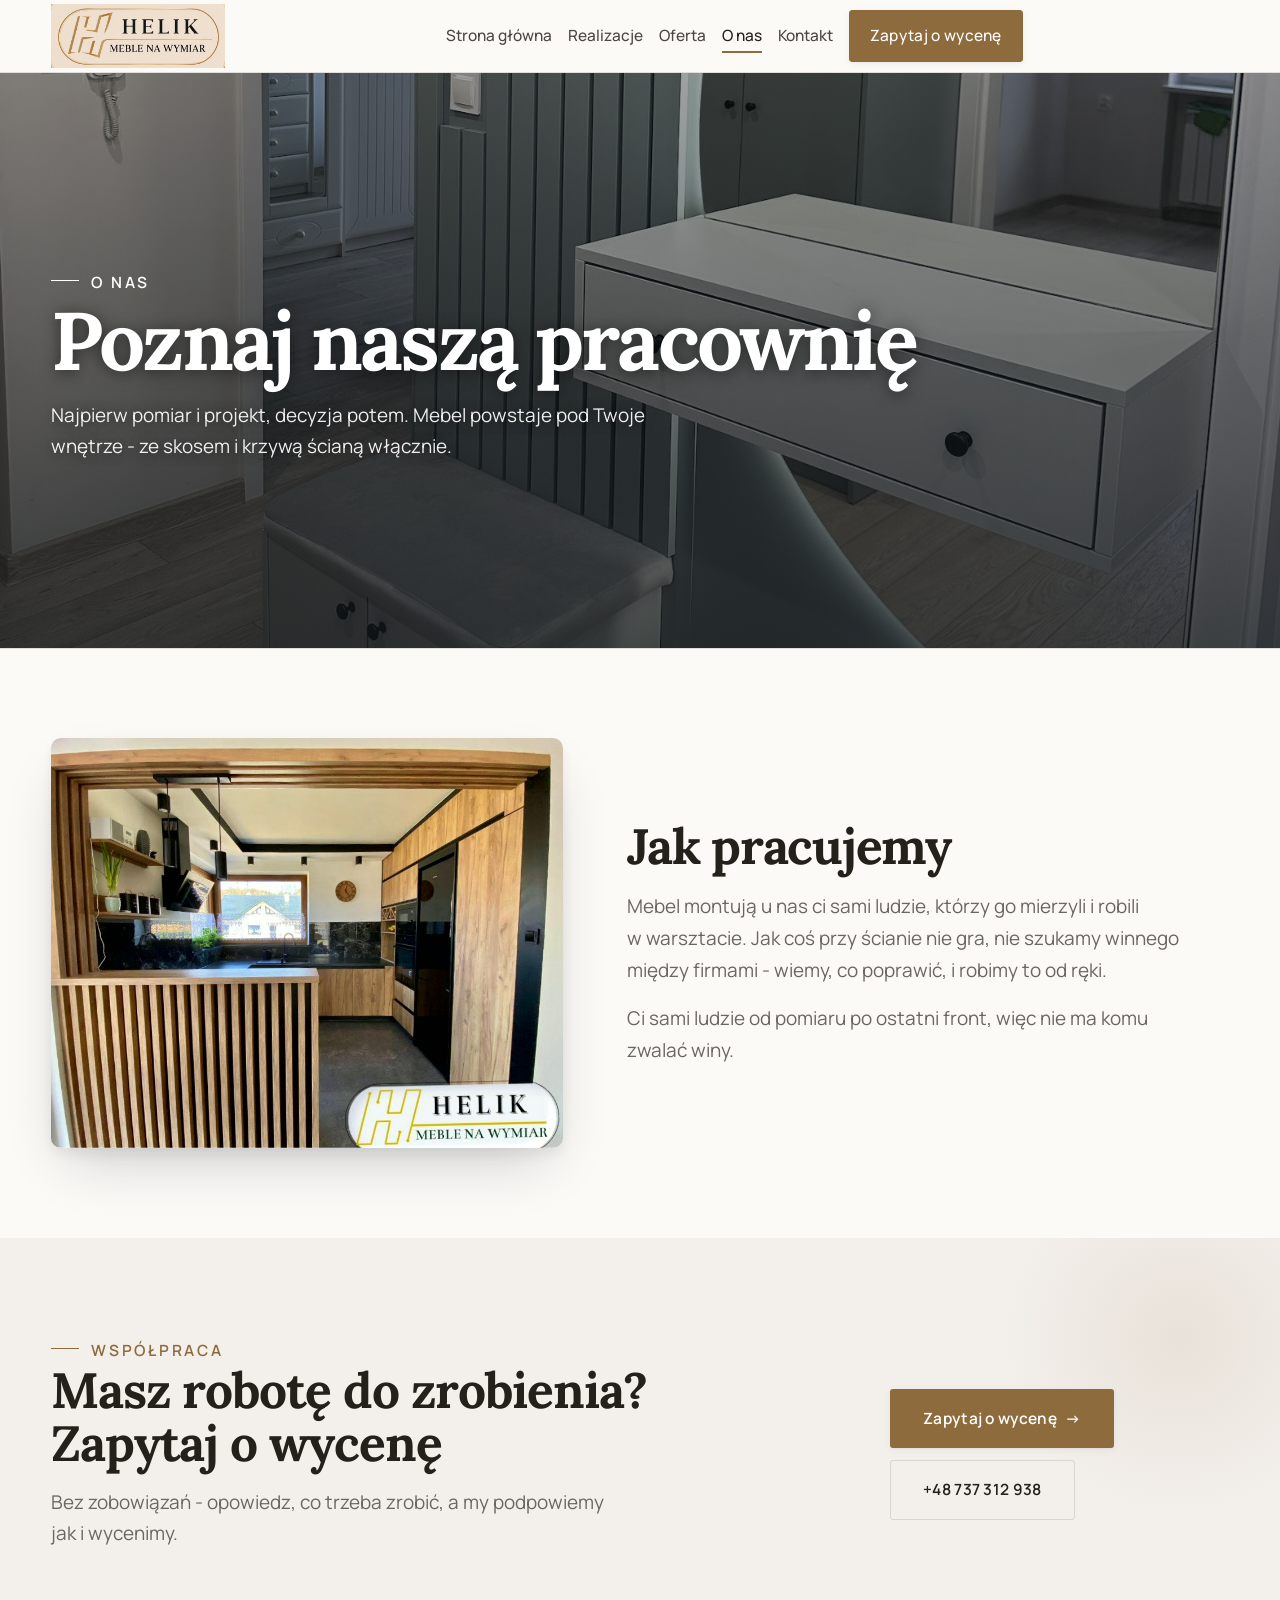
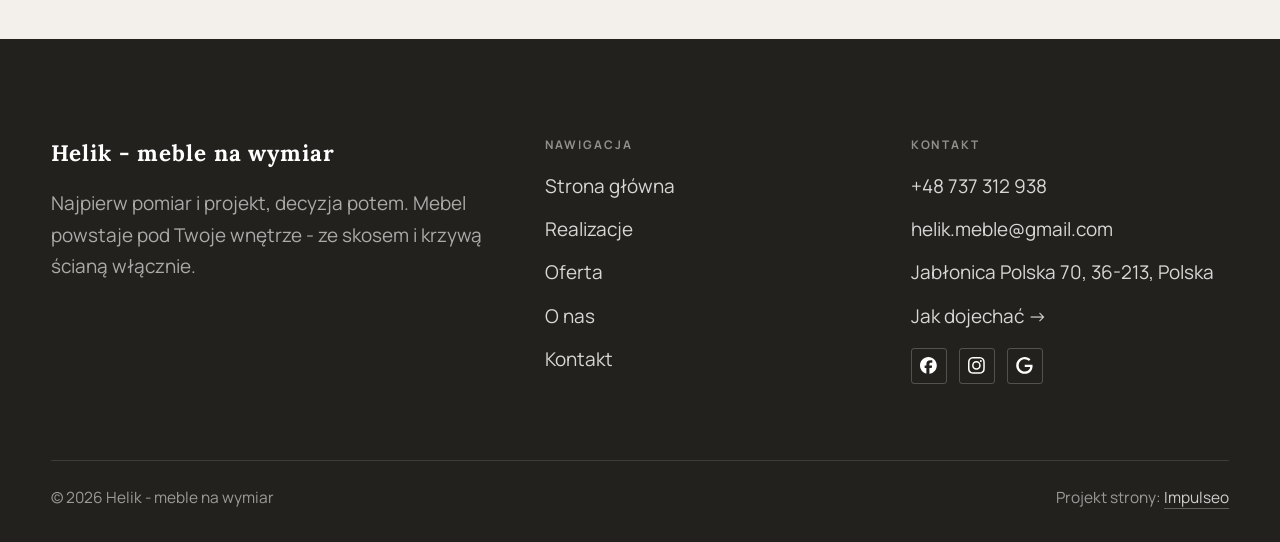
<file: o-nas.html>
<!DOCTYPE html>
<html lang="pl">
<head>
<meta charset="UTF-8">
<meta name="viewport" content="width=device-width, initial-scale=1.0">
<title>O nas - Helik - meble na wymiar</title>
<meta name="description" content="Meble na wymiar w Jabłonicy Polskiej: kuchnie, szafy i zabudowy pod Twoje wnętrze. Bezpłatny pomiar i projekt, jedna cena, montaż z gwarancją. Zadzwoń: +48 737 312 938.">
<link rel="canonical" href="https://kris20032.github.io/helik-meble-na-wymiar/o-nas.html">
<meta name="robots" content="noindex, nofollow">
<meta property="og:type" content="website">
<meta property="og:locale" content="pl_PL">
<meta property="og:site_name" content="Helik - meble na wymiar">
<meta property="og:title" content="O nas - Helik - meble na wymiar">
<meta property="og:description" content="Meble na wymiar w Jabłonicy Polskiej: kuchnie, szafy i zabudowy pod Twoje wnętrze. Bezpłatny pomiar i projekt, jedna cena, montaż z gwarancją. Zadzwoń: +48 737 312 938.">
<meta property="og:url" content="https://kris20032.github.io/helik-meble-na-wymiar/o-nas.html">
<meta property="og:image" content="https://kris20032.github.io/helik-meble-na-wymiar/img/og.jpg">
<meta property="og:image:width" content="1200">
<meta property="og:image:height" content="630">
<meta name="twitter:card" content="summary_large_image">
<link rel="preconnect" href="https://fonts.googleapis.com">
<link rel="preconnect" href="https://fonts.gstatic.com" crossorigin>
<link href="https://fonts.googleapis.com/css2?family=Lora:wght@500;600;700&family=Manrope:wght@400;500;600&display=swap" rel="stylesheet">
<link rel="stylesheet" href="assets/styles.css?v=37a60888">
</head>
<body>

<header class="nav">
  <div class="wrap nav-inner">
    <a class="brand brand-has-logo" href="index.html"><img class="brand-logo" src="img/logo.png" alt="Helik - meble na wymiar" width="636" height="234" decoding="async"></a>
    <nav class="nav-links">
      <a href="index.html">Strona główna</a>
      <a href="realizacje.html">Realizacje</a>
      <a href="oferta.html">Oferta</a>
      <a href="o-nas.html" class="active" aria-current="page">O nas</a>
      <a href="kontakt.html">Kontakt</a>
      <a href="kontakt.html" class="btn btn-accent">Zapytaj o wycenę</a>
    </nav>
    <button class="nav-toggle" aria-label="Menu"><span></span><span></span><span></span></button>
  </div>
</header>

<main>
<section class="pagehead">
  <img src="img/ph2.jpg" alt="Helik - meble na wymiar - Poznaj naszą pracownię" width="810" height="1440" decoding="async">
  <div class="wrap">
    <span class="eyebrow">O nas</span>
    <h1>Poznaj naszą pracownię</h1>
    <p>Najpierw pomiar i projekt, decyzja potem. Mebel powstaje pod Twoje wnętrze - ze skosem i krzywą ścianą włącznie.</p>
  </div>
</section>
<section>
  <div class="wrap split">
    <div class="split-art reveal"><img src="img/g2.jpg" alt="Helik - meble na wymiar" loading="lazy" width="908" height="754" decoding="async"></div>
    <div class="split-copy reveal">
      <h2>Jak pracujemy</h2>
      <p class="muted">Mebel montują u nas ci sami ludzie, którzy go mierzyli i robili w warsztacie. Jak coś przy ścianie nie gra, nie szukamy winnego między firmami - wiemy, co poprawić, i robimy to od ręki.</p>
      <p class="muted">Ci sami ludzie od pomiaru po ostatni front, więc nie ma komu zwalać winy.</p>
    </div>
  </div>
</section>


<section class="cta">
  <div class="wrap">
    <div class="reveal">
      <span class="eyebrow">Współpraca</span>
      <h2>Masz robotę do zrobienia? Zapytaj o wycenę</h2>
      <p>Bez zobowiązań - opowiedz, co trzeba zrobić, a my podpowiemy jak i wycenimy.</p>
    </div>
    <div class="cta-actions reveal">
      <a href="kontakt.html" class="btn btn-light">Zapytaj o wycenę <span class="arr">→</span></a>
      <a href="tel:+48737312938" class="btn btn-ghost btn-ghost-cta">+48 737 312 938</a>
    </div>
  </div>
</section>
</main>

<footer>
  <div class="wrap">
    <div class="foot-grid">
      <div class="foot-brand">
        <div class="name">Helik - meble na wymiar</div>
        <p>Najpierw pomiar i projekt, decyzja potem. Mebel powstaje pod Twoje wnętrze - ze skosem i krzywą ścianą włącznie.</p>
      </div>
      <div class="foot-col">
        <h4>Nawigacja</h4>
        <a href="index.html">Strona główna</a>
        <a href="realizacje.html">Realizacje</a>
        <a href="oferta.html">Oferta</a>
        <a href="o-nas.html">O nas</a>
        <a href="kontakt.html">Kontakt</a>
      </div>
      <div class="foot-col">
        <h4>Kontakt</h4>
        <a href="tel:+48737312938">+48 737 312 938</a>
        <a href="mailto:helik.meble@gmail.com">helik.meble@gmail.com</a>
        <p>Jabłonica Polska 70, 36-213, Polska</p>
        <a href="https://maps.google.com/?cid=15158200014372008423&g_mp=Cidnb29nbGUubWFwcy5wbGFjZXMudjEuUGxhY2VzLlNlYXJjaFRleHQQAhgEIAA" target="_blank" rel="noopener">Jak dojechać →</a>
      <div class="foot-soc">
        <a class="soc" href="https://www.facebook.com/helik.meble/?locale=pl_PL" target="_blank" rel="noopener" aria-label="Facebook - Helik - meble na wymiar"><svg viewBox="0 0 24 24" aria-hidden="true" focusable="false"><path d="M9.101 23.691v-7.98H6.627v-3.667h2.474v-1.58c0-4.085 1.848-5.978 5.858-5.978.401 0 .955.042 1.468.103a8.68 8.68 0 0 1 1.141.195v3.325a8.623 8.623 0 0 0-.653-.036 26.805 26.805 0 0 0-.733-.009c-.707 0-1.259.096-1.675.309a1.686 1.686 0 0 0-.679.622c-.258.42-.374.995-.374 1.752v1.297h3.919l-.386 2.103-.287 1.564h-3.246v8.245C19.396 23.238 24 18.179 24 12.044c0-6.627-5.373-12-12-12s-12 5.373-12 12c0 5.628 3.874 10.35 9.101 11.647Z" fill="currentColor"/></svg></a>
        <a class="soc" href="https://www.instagram.com/helik.meble/" target="_blank" rel="noopener" aria-label="Instagram - Helik - meble na wymiar"><svg viewBox="0 0 24 24" aria-hidden="true" focusable="false"><path d="M7.0301.084c-1.2768.0602-2.1487.264-2.911.5634-.7888.3075-1.4575.72-2.1228 1.3877-.6652.6677-1.075 1.3368-1.3802 2.127-.2954.7638-.4956 1.6365-.552 2.914-.0564 1.2775-.0689 1.6882-.0626 4.947.0062 3.2586.0206 3.6671.0825 4.9473.061 1.2765.264 2.1482.5635 2.9107.308.7889.72 1.4573 1.388 2.1228.6679.6655 1.3365 1.0743 2.1285 1.38.7632.295 1.6361.4961 2.9134.552 1.2773.056 1.6884.069 4.9462.0627 3.2578-.0062 3.668-.0207 4.9478-.0814 1.28-.0607 2.147-.2652 2.9098-.5633.7889-.3086 1.4578-.72 2.1228-1.3881.665-.6682 1.0745-1.3378 1.3795-2.1284.2957-.7632.4966-1.636.552-2.9124.056-1.2809.0692-1.6898.063-4.948-.0063-3.2583-.021-3.6668-.0817-4.9465-.0607-1.2797-.264-2.1487-.5633-2.9117-.3084-.7889-.72-1.4568-1.3876-2.1228C21.2982 1.33 20.628.9208 19.8378.6165 19.074.321 18.2017.1197 16.9244.0645 15.6471.0093 15.236-.005 11.977.0014 8.718.0076 8.31.0215 7.0301.0839m.1402 21.6932c-1.17-.0509-1.8053-.2453-2.2287-.408-.5606-.216-.96-.4771-1.3819-.895-.422-.4178-.6811-.8186-.9-1.378-.1644-.4234-.3624-1.058-.4171-2.228-.0595-1.2645-.072-1.6442-.079-4.848-.007-3.2037.0053-3.583.0607-4.848.05-1.169.2456-1.805.408-2.2282.216-.5613.4762-.96.895-1.3816.4188-.4217.8184-.6814 1.3783-.9003.423-.1651 1.0575-.3614 2.227-.4171 1.2655-.06 1.6447-.072 4.848-.079 3.2033-.007 3.5835.005 4.8495.0608 1.169.0508 1.8053.2445 2.228.408.5608.216.96.4754 1.3816.895.4217.4194.6816.8176.9005 1.3787.1653.4217.3617 1.056.4169 2.2263.0602 1.2655.0739 1.645.0796 4.848.0058 3.203-.0055 3.5834-.061 4.848-.051 1.17-.245 1.8055-.408 2.2294-.216.5604-.4763.96-.8954 1.3814-.419.4215-.8181.6811-1.3783.9-.4224.1649-1.0577.3617-2.2262.4174-1.2656.0595-1.6448.072-4.8493.079-3.2045.007-3.5825-.006-4.848-.0608M16.953 5.5864A1.44 1.44 0 1 0 18.39 4.144a1.44 1.44 0 0 0-1.437 1.4424M5.8385 12.012c.0067 3.4032 2.7706 6.1557 6.173 6.1493 3.4026-.0065 6.157-2.7701 6.1506-6.1733-.0065-3.4032-2.771-6.1565-6.174-6.1498-3.403.0067-6.156 2.771-6.1496 6.1738M8 12.0077a4 4 0 1 1 4.008 3.9921A3.9996 3.9996 0 0 1 8 12.0077" fill="currentColor"/></svg></a>
        <a class="soc" href="https://maps.google.com/?cid=15158200014372008423&g_mp=Cidnb29nbGUubWFwcy5wbGFjZXMudjEuUGxhY2VzLlNlYXJjaFRleHQQAhgEIAA" target="_blank" rel="noopener" aria-label="Google - Helik - meble na wymiar"><svg viewBox="0 0 24 24" aria-hidden="true" focusable="false"><path d="M12.48 10.92v3.28h7.84c-.24 1.84-.853 3.187-1.787 4.133-1.147 1.147-2.933 2.4-6.053 2.4-4.827 0-8.6-3.893-8.6-8.72s3.773-8.72 8.6-8.72c2.6 0 4.507 1.027 5.907 2.347l2.307-2.307C18.747 1.44 16.133 0 12.48 0 5.867 0 .307 5.387.307 12s5.56 12 12.173 12c3.573 0 6.267-1.173 8.373-3.36 2.16-2.16 2.84-5.213 2.84-7.667 0-.76-.053-1.467-.173-2.053H12.48z" fill="currentColor"/></svg></a>
      </div>
      </div>
    </div>
    <div class="foot-bot">
      <span>© 2026 Helik - meble na wymiar</span>
      <span>Projekt strony: <a class="foot-credit" href="https://impulseo.pl" target="_blank" rel="noopener">Impulseo</a></span>
    </div>
  </div>
</footer>
<div class="sticky-reserve"><a class="sr-book" href="kontakt.html">Zapytaj o wycenę</a><a class="sr-call" href="tel:+48737312938" aria-label="Zadzwoń"><svg class="ico-tel" width="16" height="16" viewBox="0 0 24 24" fill="none" aria-hidden="true"><path d="M6.6 10.8a15.5 15.5 0 0 0 6.6 6.6l2.2-2.2a1 1 0 0 1 1-.24 11.4 11.4 0 0 0 3.6.58 1 1 0 0 1 1 1V20a1 1 0 0 1-1 1A17 17 0 0 1 3 4a1 1 0 0 1 1-1h3.5a1 1 0 0 1 1 1c0 1.25.2 2.46.58 3.6a1 1 0 0 1-.25 1l-2.23 2.2Z" fill="currentColor"/></svg></a></div>
<div class="demo-wazne" data-do="2026-10-28" data-cykl="3" hidden><svg class="dw-ico" width="13" height="13" viewBox="0 0 24 24" fill="none" aria-hidden="true"><circle cx="12" cy="12" r="8.6" stroke="currentColor" stroke-width="1.8"/><path d="M12 7.2V12l3.3 2" stroke="currentColor" stroke-width="1.8" stroke-linecap="round"/></svg><span class="dw-txt"></span></div>

<script src="assets/main.js"></script>
</body>
</html>
</file>
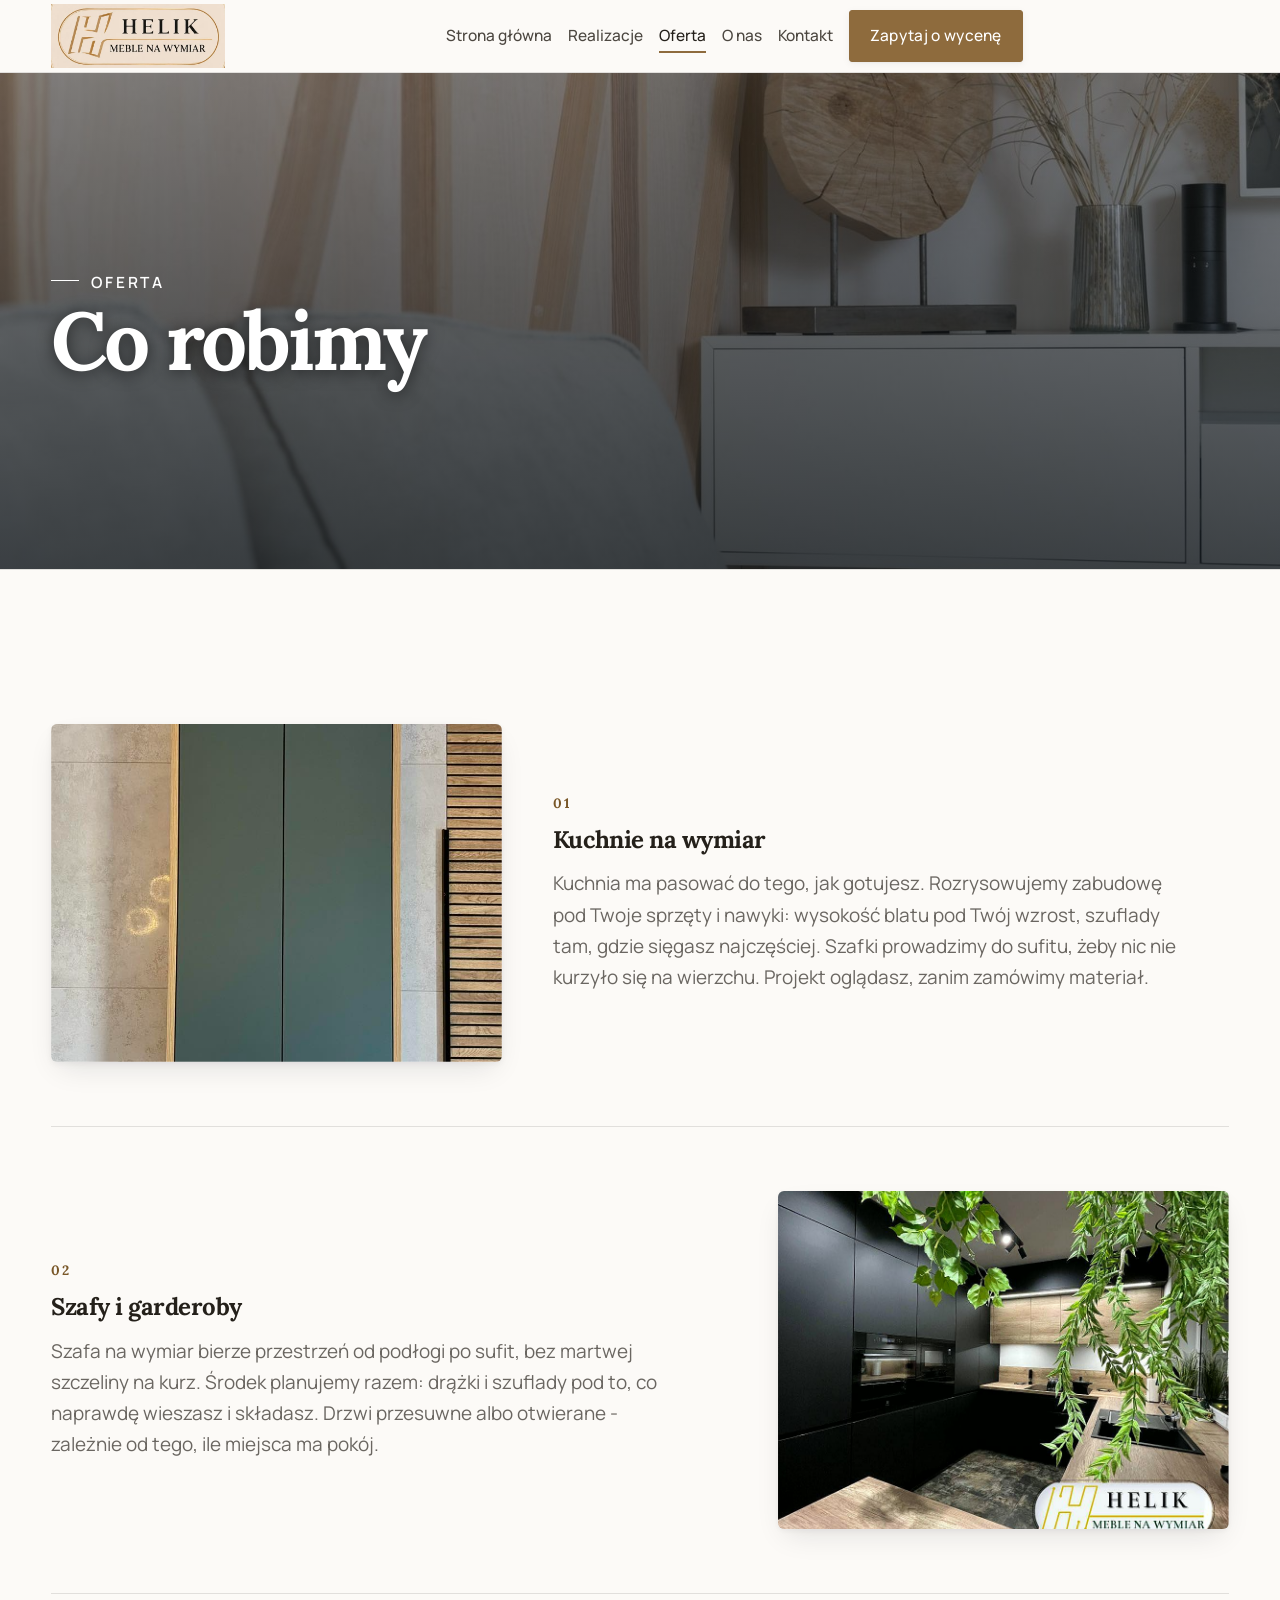
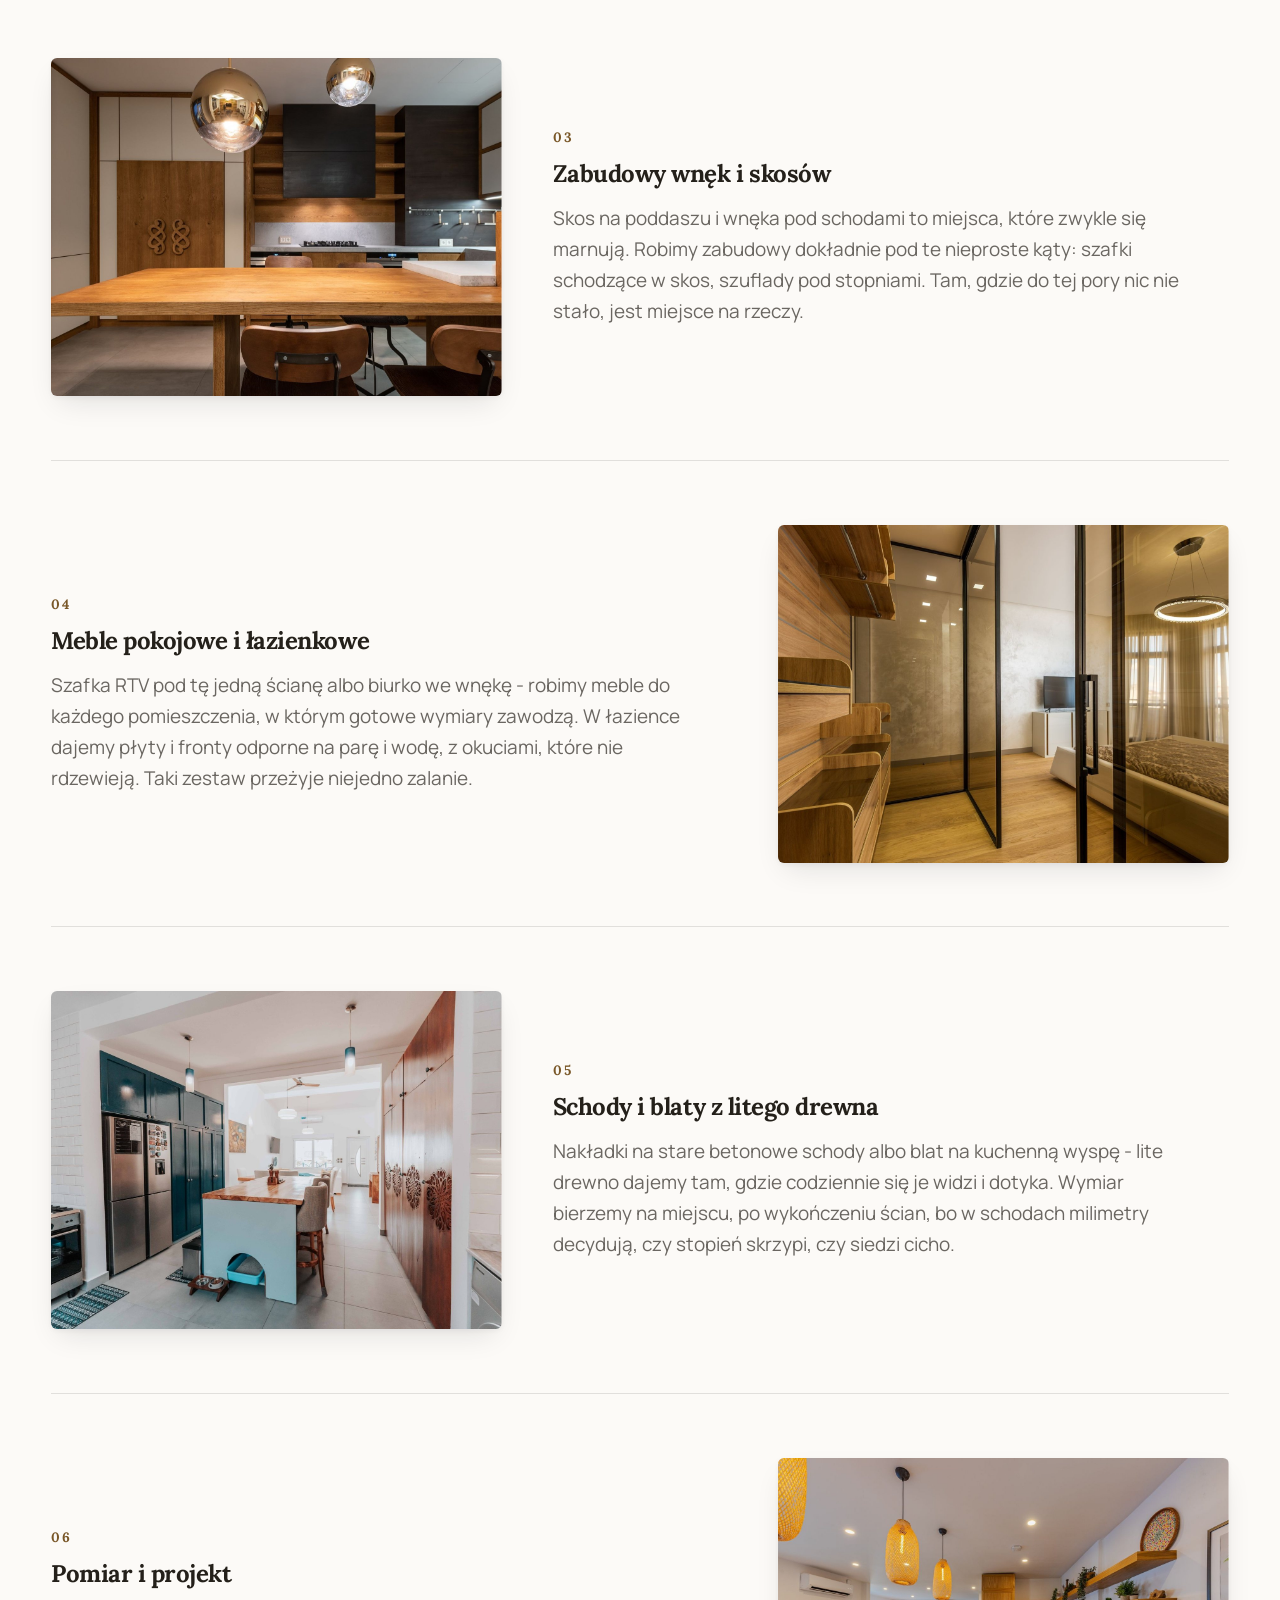
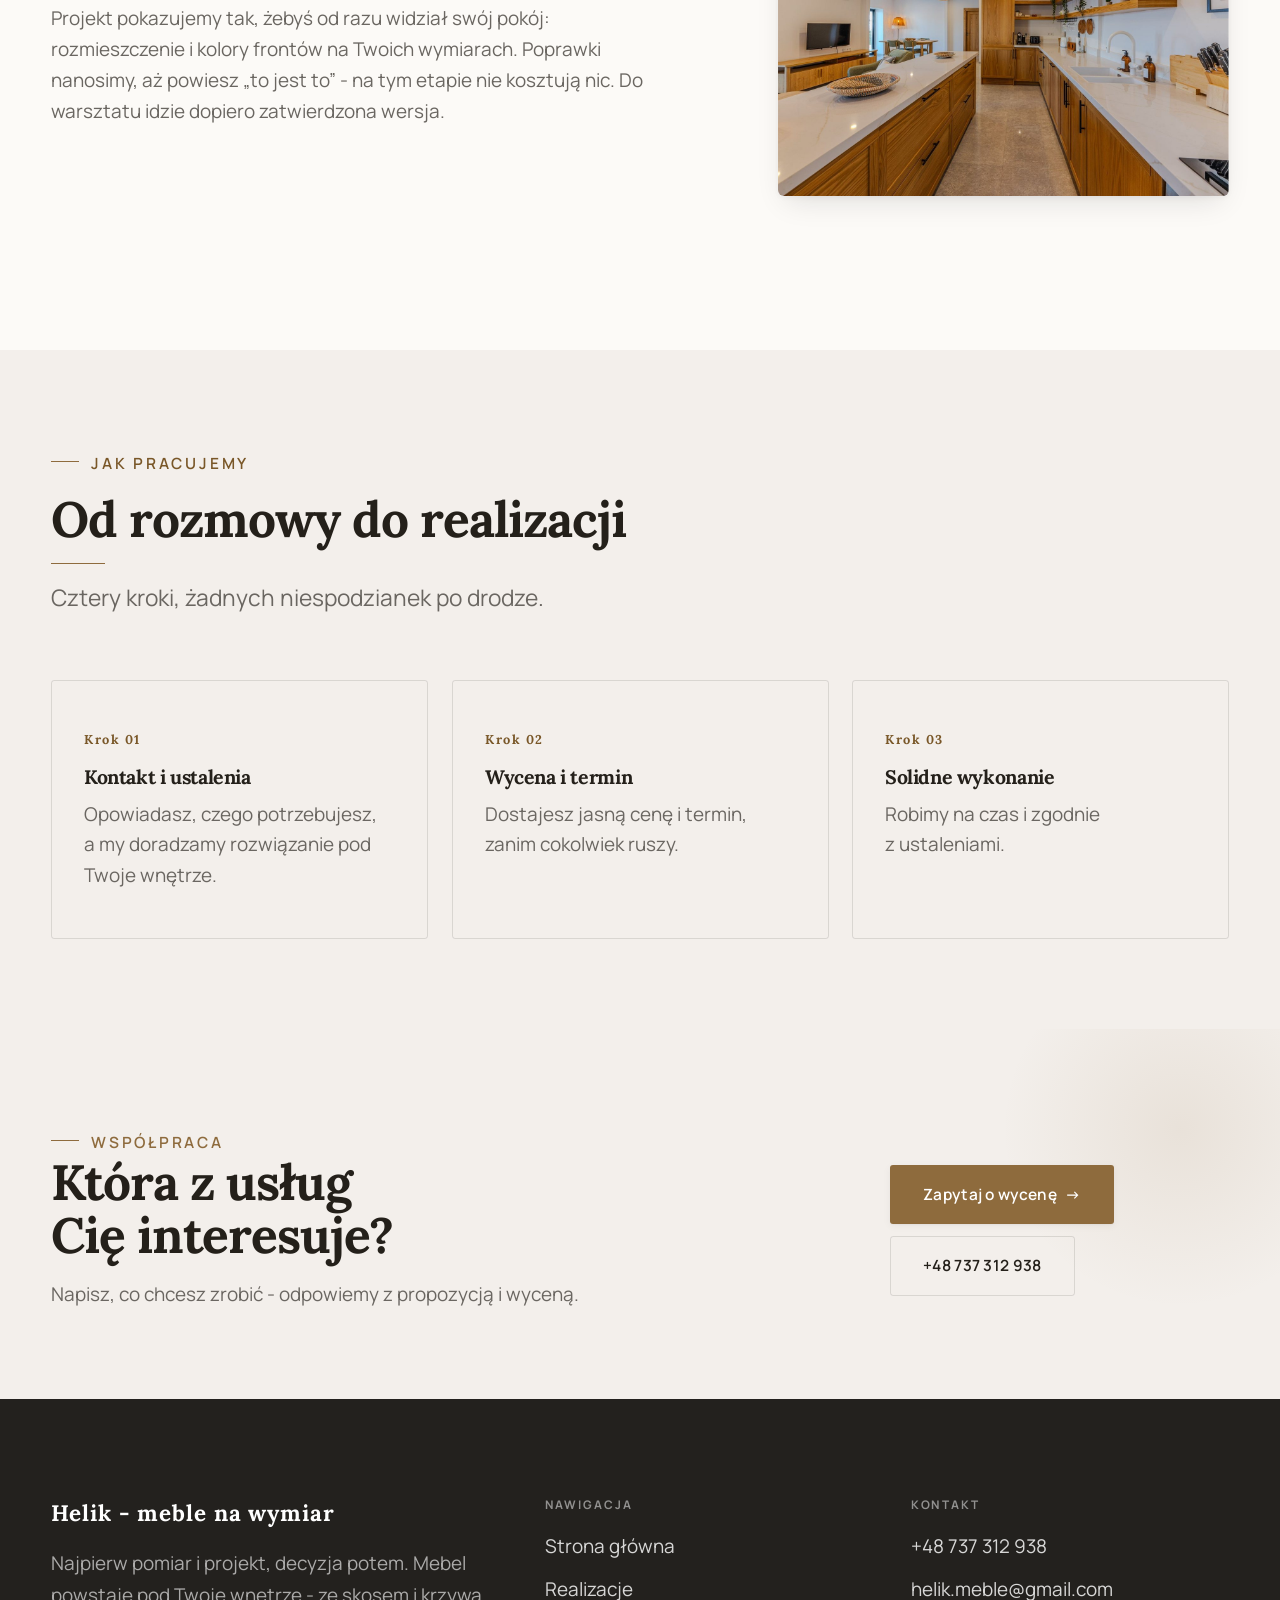
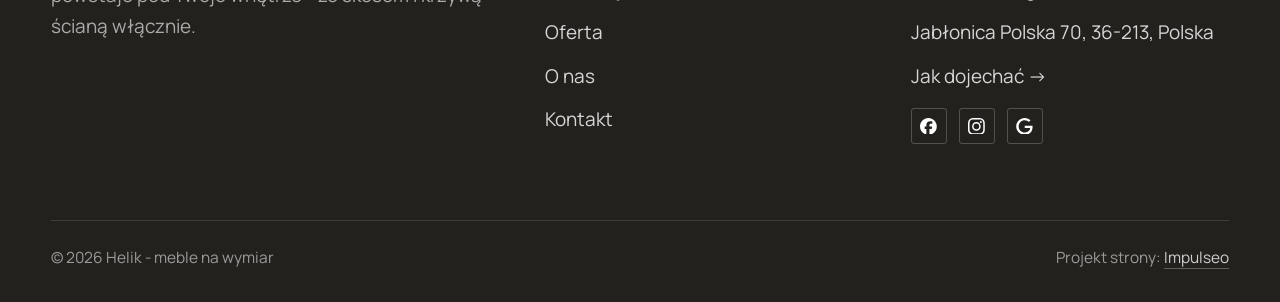
<file: oferta.html>
<!DOCTYPE html>
<html lang="pl">
<head>
<meta charset="UTF-8">
<meta name="viewport" content="width=device-width, initial-scale=1.0">
<title>Oferta - Helik - meble na wymiar</title>
<meta name="description" content="Meble na wymiar w Jabłonicy Polskiej: kuchnie, szafy i zabudowy pod Twoje wnętrze. Bezpłatny pomiar i projekt, jedna cena, montaż z gwarancją. Zadzwoń: +48 737 312 938.">
<link rel="canonical" href="https://kris20032.github.io/helik-meble-na-wymiar/oferta.html">
<meta name="robots" content="noindex, nofollow">
<meta property="og:type" content="website">
<meta property="og:locale" content="pl_PL">
<meta property="og:site_name" content="Helik - meble na wymiar">
<meta property="og:title" content="Oferta - Helik - meble na wymiar">
<meta property="og:description" content="Meble na wymiar w Jabłonicy Polskiej: kuchnie, szafy i zabudowy pod Twoje wnętrze. Bezpłatny pomiar i projekt, jedna cena, montaż z gwarancją. Zadzwoń: +48 737 312 938.">
<meta property="og:url" content="https://kris20032.github.io/helik-meble-na-wymiar/oferta.html">
<meta property="og:image" content="https://kris20032.github.io/helik-meble-na-wymiar/img/og.jpg">
<meta property="og:image:width" content="1200">
<meta property="og:image:height" content="630">
<meta name="twitter:card" content="summary_large_image">
<link rel="preconnect" href="https://fonts.googleapis.com">
<link rel="preconnect" href="https://fonts.gstatic.com" crossorigin>
<link href="https://fonts.googleapis.com/css2?family=Lora:wght@500;600;700&family=Manrope:wght@400;500;600&display=swap" rel="stylesheet">
<link rel="stylesheet" href="assets/styles.css?v=37a60888">
</head>
<body>

<header class="nav">
  <div class="wrap nav-inner">
    <a class="brand brand-has-logo" href="index.html"><img class="brand-logo" src="img/logo.png" alt="Helik - meble na wymiar" width="636" height="234" decoding="async"></a>
    <nav class="nav-links">
      <a href="index.html">Strona główna</a>
      <a href="realizacje.html">Realizacje</a>
      <a href="oferta.html" class="active" aria-current="page">Oferta</a>
      <a href="o-nas.html">O nas</a>
      <a href="kontakt.html">Kontakt</a>
      <a href="kontakt.html" class="btn btn-accent">Zapytaj o wycenę</a>
    </nav>
    <button class="nav-toggle" aria-label="Menu"><span></span><span></span><span></span></button>
  </div>
</header>

<main>
<section class="pagehead">
  <img src="img/g14.jpg" alt="Helik - meble na wymiar - Co robimy" width="1600" height="1066" decoding="async">
  <div class="wrap">
    <span class="eyebrow">Oferta</span>
    <h1>Co robimy</h1>
  </div>
</section>
<section>
  <div class="wrap">
    <div class="svc-row reveal">
      <div class="svc-row-art"><img src="img/g9.jpg" alt="Kuchnie na wymiar" loading="lazy" width="810" height="1440" decoding="async"></div>
      <div>
        <span class="num">01</span>
        <h3>Kuchnie na wymiar</h3>
        <p class="muted">Kuchnia ma pasować do tego, jak gotujesz. Rozrysowujemy zabudowę pod Twoje sprzęty i nawyki: wysokość blatu pod Twój wzrost, szuflady tam, gdzie sięgasz najczęściej. Szafki prowadzimy do sufitu, żeby nic nie kurzyło się na wierzchu. Projekt oglądasz, zanim zamówimy materiał.</p>
      </div>
    </div>
    <div class="svc-row rev reveal">
      <div class="svc-row-art"><img src="img/about.jpg" alt="Szafy i garderoby" loading="lazy" width="940" height="788" decoding="async"></div>
      <div>
        <span class="num">02</span>
        <h3>Szafy i garderoby</h3>
        <p class="muted">Szafa na wymiar bierze przestrzeń od podłogi po sufit, bez martwej szczeliny na kurz. Środek planujemy razem: drążki i szuflady pod to, co naprawdę wieszasz i składasz. Drzwi przesuwne albo otwierane - zależnie od tego, ile miejsca ma pokój.</p>
      </div>
    </div>
    <div class="svc-row reveal">
      <div class="svc-row-art"><img src="img/g10.jpg" alt="Zabudowy wnęk i skosów" loading="lazy" width="1600" height="1066" decoding="async"></div>
      <div>
        <span class="num">03</span>
        <h3>Zabudowy wnęk i skosów</h3>
        <p class="muted">Skos na poddaszu i wnęka pod schodami to miejsca, które zwykle się marnują. Robimy zabudowy dokładnie pod te nieproste kąty: szafki schodzące w skos, szuflady pod stopniami. Tam, gdzie do tej pory nic nie stało, jest miejsce na rzeczy.</p>
      </div>
    </div>
    <div class="svc-row rev reveal">
      <div class="svc-row-art"><img src="img/g11.jpg" alt="Meble pokojowe i łazienkowe" loading="lazy" width="1600" height="1068" decoding="async"></div>
      <div>
        <span class="num">04</span>
        <h3>Meble pokojowe i łazienkowe</h3>
        <p class="muted">Szafka RTV pod tę jedną ścianę albo biurko we wnękę - robimy meble do każdego pomieszczenia, w którym gotowe wymiary zawodzą. W łazience dajemy płyty i fronty odporne na parę i wodę, z okuciami, które nie rdzewieją. Taki zestaw przeżyje niejedno zalanie.</p>
      </div>
    </div>
    <div class="svc-row reveal">
      <div class="svc-row-art"><img src="img/g12.jpg" alt="Schody i blaty z litego drewna" loading="lazy" width="1600" height="1067" decoding="async"></div>
      <div>
        <span class="num">05</span>
        <h3>Schody i blaty z litego drewna</h3>
        <p class="muted">Nakładki na stare betonowe schody albo blat na kuchenną wyspę - lite drewno dajemy tam, gdzie codziennie się je widzi i dotyka. Wymiar bierzemy na miejscu, po wykończeniu ścian, bo w schodach milimetry decydują, czy stopień skrzypi, czy siedzi cicho.</p>
      </div>
    </div>
    <div class="svc-row rev reveal">
      <div class="svc-row-art"><img src="img/g13.jpg" alt="Pomiar i projekt" loading="lazy" width="1600" height="1068" decoding="async"></div>
      <div>
        <span class="num">06</span>
        <h3>Pomiar i projekt</h3>
        <p class="muted">Projekt pokazujemy tak, żebyś od razu widział swój pokój: rozmieszczenie i kolory frontów na Twoich wymiarach. Poprawki nanosimy, aż powiesz „to jest to” - na tym etapie nie kosztują nic. Do warsztatu idzie dopiero zatwierdzona wersja.</p>
      </div>
    </div>
  </div>
</section>
<section class="trust">
  <div class="wrap">
    <div class="head reveal">
      <span class="eyebrow">Jak pracujemy</span>
      <h2>Od rozmowy do realizacji</h2>
      <p>Cztery kroki, żadnych niespodzianek po drodze.</p>
    </div>
    <div class="svc-grid">
      <div class="svc reveal"><div class="ic">Krok 01</div><h3>Kontakt i ustalenia</h3><p>Opowiadasz, czego potrzebujesz, a my doradzamy rozwiązanie pod Twoje wnętrze.</p></div>
      <div class="svc reveal"><div class="ic">Krok 02</div><h3>Wycena i termin</h3><p>Dostajesz jasną cenę i termin, zanim cokolwiek ruszy.</p></div>
      <div class="svc reveal"><div class="ic">Krok 03</div><h3>Solidne wykonanie</h3><p>Robimy na czas i zgodnie z ustaleniami.</p></div>
    </div>
  </div>
</section>
<section class="cta">
  <div class="wrap">
    <div class="reveal">
      <span class="eyebrow">Współpraca</span>
      <h2>Która z usług Cię interesuje?</h2>
      <p>Napisz, co chcesz zrobić - odpowiemy z propozycją i wyceną.</p>
    </div>
    <div class="cta-actions reveal">
      <a href="kontakt.html" class="btn btn-light">Zapytaj o wycenę <span class="arr">→</span></a>
      <a href="tel:+48737312938" class="btn btn-ghost btn-ghost-cta">+48 737 312 938</a>
    </div>
  </div>
</section>
</main>

<footer>
  <div class="wrap">
    <div class="foot-grid">
      <div class="foot-brand">
        <div class="name">Helik - meble na wymiar</div>
        <p>Najpierw pomiar i projekt, decyzja potem. Mebel powstaje pod Twoje wnętrze - ze skosem i krzywą ścianą włącznie.</p>
      </div>
      <div class="foot-col">
        <h4>Nawigacja</h4>
        <a href="index.html">Strona główna</a>
        <a href="realizacje.html">Realizacje</a>
        <a href="oferta.html">Oferta</a>
        <a href="o-nas.html">O nas</a>
        <a href="kontakt.html">Kontakt</a>
      </div>
      <div class="foot-col">
        <h4>Kontakt</h4>
        <a href="tel:+48737312938">+48 737 312 938</a>
        <a href="mailto:helik.meble@gmail.com">helik.meble@gmail.com</a>
        <p>Jabłonica Polska 70, 36-213, Polska</p>
        <a href="https://maps.google.com/?cid=15158200014372008423&g_mp=Cidnb29nbGUubWFwcy5wbGFjZXMudjEuUGxhY2VzLlNlYXJjaFRleHQQAhgEIAA" target="_blank" rel="noopener">Jak dojechać →</a>
      <div class="foot-soc">
        <a class="soc" href="https://www.facebook.com/helik.meble/?locale=pl_PL" target="_blank" rel="noopener" aria-label="Facebook - Helik - meble na wymiar"><svg viewBox="0 0 24 24" aria-hidden="true" focusable="false"><path d="M9.101 23.691v-7.98H6.627v-3.667h2.474v-1.58c0-4.085 1.848-5.978 5.858-5.978.401 0 .955.042 1.468.103a8.68 8.68 0 0 1 1.141.195v3.325a8.623 8.623 0 0 0-.653-.036 26.805 26.805 0 0 0-.733-.009c-.707 0-1.259.096-1.675.309a1.686 1.686 0 0 0-.679.622c-.258.42-.374.995-.374 1.752v1.297h3.919l-.386 2.103-.287 1.564h-3.246v8.245C19.396 23.238 24 18.179 24 12.044c0-6.627-5.373-12-12-12s-12 5.373-12 12c0 5.628 3.874 10.35 9.101 11.647Z" fill="currentColor"/></svg></a>
        <a class="soc" href="https://www.instagram.com/helik.meble/" target="_blank" rel="noopener" aria-label="Instagram - Helik - meble na wymiar"><svg viewBox="0 0 24 24" aria-hidden="true" focusable="false"><path d="M7.0301.084c-1.2768.0602-2.1487.264-2.911.5634-.7888.3075-1.4575.72-2.1228 1.3877-.6652.6677-1.075 1.3368-1.3802 2.127-.2954.7638-.4956 1.6365-.552 2.914-.0564 1.2775-.0689 1.6882-.0626 4.947.0062 3.2586.0206 3.6671.0825 4.9473.061 1.2765.264 2.1482.5635 2.9107.308.7889.72 1.4573 1.388 2.1228.6679.6655 1.3365 1.0743 2.1285 1.38.7632.295 1.6361.4961 2.9134.552 1.2773.056 1.6884.069 4.9462.0627 3.2578-.0062 3.668-.0207 4.9478-.0814 1.28-.0607 2.147-.2652 2.9098-.5633.7889-.3086 1.4578-.72 2.1228-1.3881.665-.6682 1.0745-1.3378 1.3795-2.1284.2957-.7632.4966-1.636.552-2.9124.056-1.2809.0692-1.6898.063-4.948-.0063-3.2583-.021-3.6668-.0817-4.9465-.0607-1.2797-.264-2.1487-.5633-2.9117-.3084-.7889-.72-1.4568-1.3876-2.1228C21.2982 1.33 20.628.9208 19.8378.6165 19.074.321 18.2017.1197 16.9244.0645 15.6471.0093 15.236-.005 11.977.0014 8.718.0076 8.31.0215 7.0301.0839m.1402 21.6932c-1.17-.0509-1.8053-.2453-2.2287-.408-.5606-.216-.96-.4771-1.3819-.895-.422-.4178-.6811-.8186-.9-1.378-.1644-.4234-.3624-1.058-.4171-2.228-.0595-1.2645-.072-1.6442-.079-4.848-.007-3.2037.0053-3.583.0607-4.848.05-1.169.2456-1.805.408-2.2282.216-.5613.4762-.96.895-1.3816.4188-.4217.8184-.6814 1.3783-.9003.423-.1651 1.0575-.3614 2.227-.4171 1.2655-.06 1.6447-.072 4.848-.079 3.2033-.007 3.5835.005 4.8495.0608 1.169.0508 1.8053.2445 2.228.408.5608.216.96.4754 1.3816.895.4217.4194.6816.8176.9005 1.3787.1653.4217.3617 1.056.4169 2.2263.0602 1.2655.0739 1.645.0796 4.848.0058 3.203-.0055 3.5834-.061 4.848-.051 1.17-.245 1.8055-.408 2.2294-.216.5604-.4763.96-.8954 1.3814-.419.4215-.8181.6811-1.3783.9-.4224.1649-1.0577.3617-2.2262.4174-1.2656.0595-1.6448.072-4.8493.079-3.2045.007-3.5825-.006-4.848-.0608M16.953 5.5864A1.44 1.44 0 1 0 18.39 4.144a1.44 1.44 0 0 0-1.437 1.4424M5.8385 12.012c.0067 3.4032 2.7706 6.1557 6.173 6.1493 3.4026-.0065 6.157-2.7701 6.1506-6.1733-.0065-3.4032-2.771-6.1565-6.174-6.1498-3.403.0067-6.156 2.771-6.1496 6.1738M8 12.0077a4 4 0 1 1 4.008 3.9921A3.9996 3.9996 0 0 1 8 12.0077" fill="currentColor"/></svg></a>
        <a class="soc" href="https://maps.google.com/?cid=15158200014372008423&g_mp=Cidnb29nbGUubWFwcy5wbGFjZXMudjEuUGxhY2VzLlNlYXJjaFRleHQQAhgEIAA" target="_blank" rel="noopener" aria-label="Google - Helik - meble na wymiar"><svg viewBox="0 0 24 24" aria-hidden="true" focusable="false"><path d="M12.48 10.92v3.28h7.84c-.24 1.84-.853 3.187-1.787 4.133-1.147 1.147-2.933 2.4-6.053 2.4-4.827 0-8.6-3.893-8.6-8.72s3.773-8.72 8.6-8.72c2.6 0 4.507 1.027 5.907 2.347l2.307-2.307C18.747 1.44 16.133 0 12.48 0 5.867 0 .307 5.387.307 12s5.56 12 12.173 12c3.573 0 6.267-1.173 8.373-3.36 2.16-2.16 2.84-5.213 2.84-7.667 0-.76-.053-1.467-.173-2.053H12.48z" fill="currentColor"/></svg></a>
      </div>
      </div>
    </div>
    <div class="foot-bot">
      <span>© 2026 Helik - meble na wymiar</span>
      <span>Projekt strony: <a class="foot-credit" href="https://impulseo.pl" target="_blank" rel="noopener">Impulseo</a></span>
    </div>
  </div>
</footer>
<div class="sticky-reserve"><a class="sr-book" href="kontakt.html">Zapytaj o wycenę</a><a class="sr-call" href="tel:+48737312938" aria-label="Zadzwoń"><svg class="ico-tel" width="16" height="16" viewBox="0 0 24 24" fill="none" aria-hidden="true"><path d="M6.6 10.8a15.5 15.5 0 0 0 6.6 6.6l2.2-2.2a1 1 0 0 1 1-.24 11.4 11.4 0 0 0 3.6.58 1 1 0 0 1 1 1V20a1 1 0 0 1-1 1A17 17 0 0 1 3 4a1 1 0 0 1 1-1h3.5a1 1 0 0 1 1 1c0 1.25.2 2.46.58 3.6a1 1 0 0 1-.25 1l-2.23 2.2Z" fill="currentColor"/></svg></a></div>
<div class="demo-wazne" data-do="2026-10-28" data-cykl="3" hidden><svg class="dw-ico" width="13" height="13" viewBox="0 0 24 24" fill="none" aria-hidden="true"><circle cx="12" cy="12" r="8.6" stroke="currentColor" stroke-width="1.8"/><path d="M12 7.2V12l3.3 2" stroke="currentColor" stroke-width="1.8" stroke-linecap="round"/></svg><span class="dw-txt"></span></div>

<script src="assets/main.js"></script>
</body>
</html>
</file>
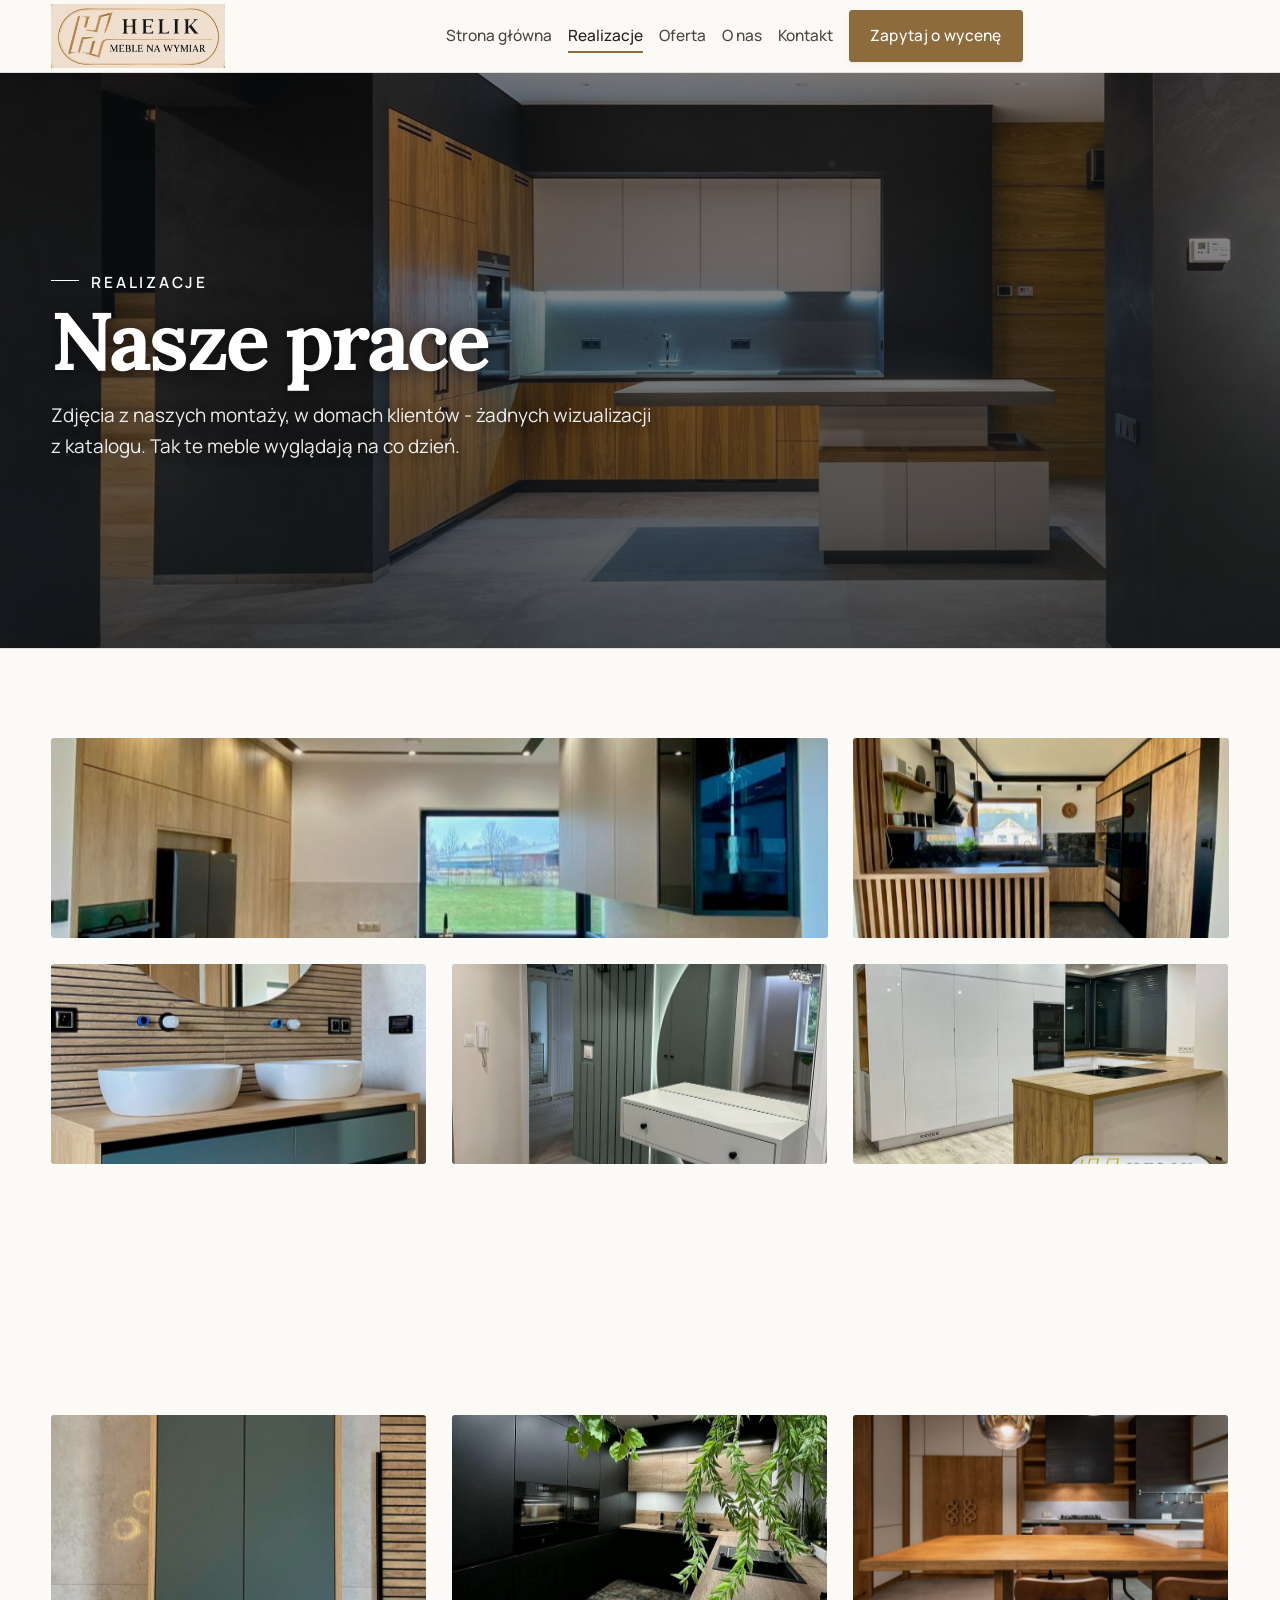
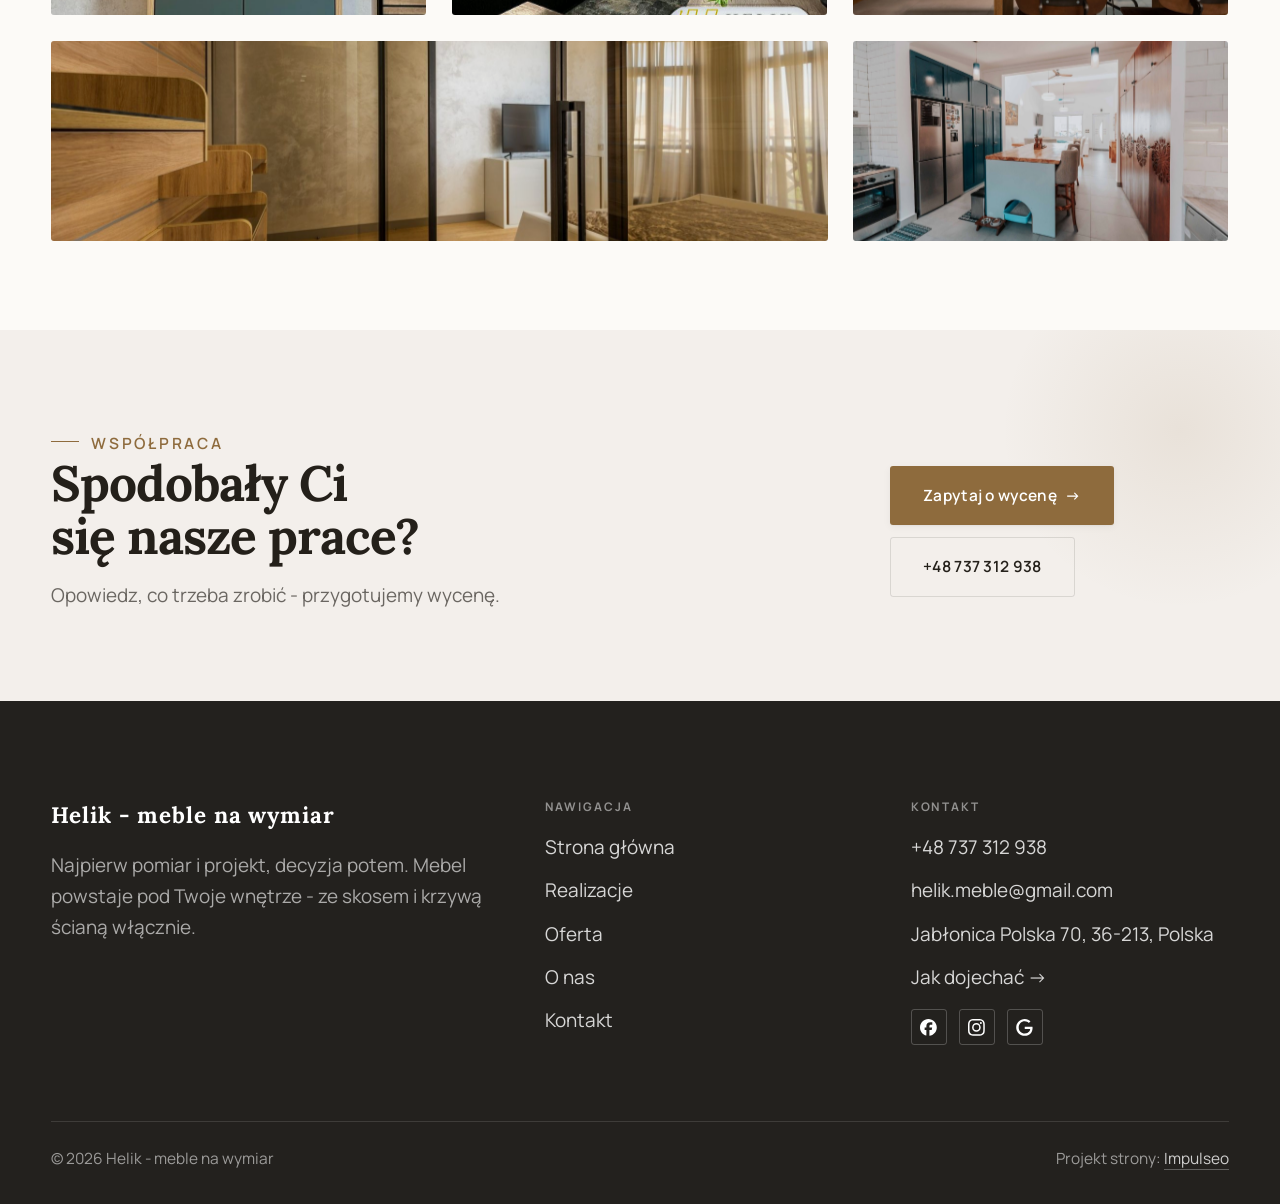
<file: realizacje.html>
<!DOCTYPE html>
<html lang="pl">
<head>
<meta charset="UTF-8">
<meta name="viewport" content="width=device-width, initial-scale=1.0">
<title>Realizacje - Helik - meble na wymiar</title>
<meta name="description" content="Realizacje Helik - meble na wymiar: Kuchnia na wymiar, Szafa wnękowa, Garderoba, Zabudowa pod skosem, Blat z litego drewna">
<link rel="canonical" href="https://kris20032.github.io/helik-meble-na-wymiar/realizacje.html">
<meta name="robots" content="noindex, nofollow">
<meta property="og:type" content="website">
<meta property="og:locale" content="pl_PL">
<meta property="og:site_name" content="Helik - meble na wymiar">
<meta property="og:title" content="Realizacje - Helik - meble na wymiar">
<meta property="og:description" content="Realizacje Helik - meble na wymiar: Kuchnia na wymiar, Szafa wnękowa, Garderoba, Zabudowa pod skosem, Blat z litego drewna">
<meta property="og:url" content="https://kris20032.github.io/helik-meble-na-wymiar/realizacje.html">
<meta property="og:image" content="https://kris20032.github.io/helik-meble-na-wymiar/img/og.jpg">
<meta property="og:image:width" content="1200">
<meta property="og:image:height" content="630">
<meta name="twitter:card" content="summary_large_image">
<link rel="preconnect" href="https://fonts.googleapis.com">
<link rel="preconnect" href="https://fonts.gstatic.com" crossorigin>
<link href="https://fonts.googleapis.com/css2?family=Lora:wght@500;600;700&family=Manrope:wght@400;500;600&display=swap" rel="stylesheet">
<link rel="stylesheet" href="assets/styles.css?v=37a60888">
</head>
<body>

<header class="nav">
  <div class="wrap nav-inner">
    <a class="brand brand-has-logo" href="index.html"><img class="brand-logo" src="img/logo.png" alt="Helik - meble na wymiar" width="636" height="234" decoding="async"></a>
    <nav class="nav-links">
      <a href="index.html">Strona główna</a>
      <a href="realizacje.html" class="active" aria-current="page">Realizacje</a>
      <a href="oferta.html">Oferta</a>
      <a href="o-nas.html">O nas</a>
      <a href="kontakt.html">Kontakt</a>
      <a href="kontakt.html" class="btn btn-accent">Zapytaj o wycenę</a>
    </nav>
    <button class="nav-toggle" aria-label="Menu"><span></span><span></span><span></span></button>
  </div>
</header>

<main>
<section class="pagehead">
  <img src="img/ph1.jpg" alt="Helik - meble na wymiar - Nasze prace" width="1438" height="1996" decoding="async">
  <div class="wrap">
    <span class="eyebrow">Realizacje</span>
    <h1>Nasze prace</h1>
    <p>Zdjęcia z naszych montaży, w domach klientów - żadnych wizualizacji z katalogu. Tak te meble wyglądają na co dzień.</p>
  </div>
</section>
<section>
  <div class="wrap">
    <div class="gallery">
      <div class="tile t-two3 reveal"><img src="img/g1.jpg" alt="Helik - meble na wymiar" loading="lazy" width="810" height="1440" decoding="async"></div>
      <div class="tile t-third reveal"><img src="img/g2.jpg" alt="Helik - meble na wymiar" loading="lazy" width="908" height="754" decoding="async"></div>
      <div class="tile t-third reveal"><img src="img/g3.jpg" alt="Helik - meble na wymiar" loading="lazy" width="810" height="1440" decoding="async"></div>
      <div class="tile t-third reveal"><img src="img/g4.jpg" alt="Helik - meble na wymiar" loading="lazy" width="1600" height="2133" decoding="async"></div>
      <div class="tile t-third reveal"><img src="img/g5.jpg" alt="Helik - meble na wymiar" loading="lazy" width="940" height="788" decoding="async"></div>
      <div class="tile t-third reveal"><img src="img/g6.jpg" alt="Helik - meble na wymiar" loading="lazy" width="810" height="1440" decoding="async"></div>
      <div class="tile t-two3 reveal"><img src="img/g7.jpg" alt="Helik - meble na wymiar" loading="lazy" width="1600" height="2133" decoding="async"></div>
      <div class="tile t-third reveal"><img src="img/g9.jpg" alt="Helik - meble na wymiar" loading="lazy" width="810" height="1440" decoding="async"></div>
      <div class="tile t-third reveal"><img src="img/about.jpg" alt="Helik - meble na wymiar" loading="lazy" width="940" height="788" decoding="async"></div>
      <div class="tile t-third reveal"><img src="img/g10.jpg" alt="Helik - meble na wymiar" loading="lazy" width="1600" height="1066" decoding="async"></div>
      <div class="tile t-two3 reveal"><img src="img/g11.jpg" alt="Helik - meble na wymiar" loading="lazy" width="1600" height="1068" decoding="async"></div>
      <div class="tile t-third reveal"><img src="img/g12.jpg" alt="Helik - meble na wymiar" loading="lazy" width="1600" height="1067" decoding="async"></div>
    </div>
  </div>
</section>
<section class="cta">
  <div class="wrap">
    <div class="reveal">
      <span class="eyebrow">Współpraca</span>
      <h2>Spodobały Ci się nasze prace?</h2>
      <p>Opowiedz, co trzeba zrobić - przygotujemy wycenę.</p>
    </div>
    <div class="cta-actions reveal">
      <a href="kontakt.html" class="btn btn-light">Zapytaj o wycenę <span class="arr">→</span></a>
      <a href="tel:+48737312938" class="btn btn-ghost btn-ghost-cta">+48 737 312 938</a>
    </div>
  </div>
</section>
</main>

<footer>
  <div class="wrap">
    <div class="foot-grid">
      <div class="foot-brand">
        <div class="name">Helik - meble na wymiar</div>
        <p>Najpierw pomiar i projekt, decyzja potem. Mebel powstaje pod Twoje wnętrze - ze skosem i krzywą ścianą włącznie.</p>
      </div>
      <div class="foot-col">
        <h4>Nawigacja</h4>
        <a href="index.html">Strona główna</a>
        <a href="realizacje.html">Realizacje</a>
        <a href="oferta.html">Oferta</a>
        <a href="o-nas.html">O nas</a>
        <a href="kontakt.html">Kontakt</a>
      </div>
      <div class="foot-col">
        <h4>Kontakt</h4>
        <a href="tel:+48737312938">+48 737 312 938</a>
        <a href="mailto:helik.meble@gmail.com">helik.meble@gmail.com</a>
        <p>Jabłonica Polska 70, 36-213, Polska</p>
        <a href="https://maps.google.com/?cid=15158200014372008423&g_mp=Cidnb29nbGUubWFwcy5wbGFjZXMudjEuUGxhY2VzLlNlYXJjaFRleHQQAhgEIAA" target="_blank" rel="noopener">Jak dojechać →</a>
      <div class="foot-soc">
        <a class="soc" href="https://www.facebook.com/helik.meble/?locale=pl_PL" target="_blank" rel="noopener" aria-label="Facebook - Helik - meble na wymiar"><svg viewBox="0 0 24 24" aria-hidden="true" focusable="false"><path d="M9.101 23.691v-7.98H6.627v-3.667h2.474v-1.58c0-4.085 1.848-5.978 5.858-5.978.401 0 .955.042 1.468.103a8.68 8.68 0 0 1 1.141.195v3.325a8.623 8.623 0 0 0-.653-.036 26.805 26.805 0 0 0-.733-.009c-.707 0-1.259.096-1.675.309a1.686 1.686 0 0 0-.679.622c-.258.42-.374.995-.374 1.752v1.297h3.919l-.386 2.103-.287 1.564h-3.246v8.245C19.396 23.238 24 18.179 24 12.044c0-6.627-5.373-12-12-12s-12 5.373-12 12c0 5.628 3.874 10.35 9.101 11.647Z" fill="currentColor"/></svg></a>
        <a class="soc" href="https://www.instagram.com/helik.meble/" target="_blank" rel="noopener" aria-label="Instagram - Helik - meble na wymiar"><svg viewBox="0 0 24 24" aria-hidden="true" focusable="false"><path d="M7.0301.084c-1.2768.0602-2.1487.264-2.911.5634-.7888.3075-1.4575.72-2.1228 1.3877-.6652.6677-1.075 1.3368-1.3802 2.127-.2954.7638-.4956 1.6365-.552 2.914-.0564 1.2775-.0689 1.6882-.0626 4.947.0062 3.2586.0206 3.6671.0825 4.9473.061 1.2765.264 2.1482.5635 2.9107.308.7889.72 1.4573 1.388 2.1228.6679.6655 1.3365 1.0743 2.1285 1.38.7632.295 1.6361.4961 2.9134.552 1.2773.056 1.6884.069 4.9462.0627 3.2578-.0062 3.668-.0207 4.9478-.0814 1.28-.0607 2.147-.2652 2.9098-.5633.7889-.3086 1.4578-.72 2.1228-1.3881.665-.6682 1.0745-1.3378 1.3795-2.1284.2957-.7632.4966-1.636.552-2.9124.056-1.2809.0692-1.6898.063-4.948-.0063-3.2583-.021-3.6668-.0817-4.9465-.0607-1.2797-.264-2.1487-.5633-2.9117-.3084-.7889-.72-1.4568-1.3876-2.1228C21.2982 1.33 20.628.9208 19.8378.6165 19.074.321 18.2017.1197 16.9244.0645 15.6471.0093 15.236-.005 11.977.0014 8.718.0076 8.31.0215 7.0301.0839m.1402 21.6932c-1.17-.0509-1.8053-.2453-2.2287-.408-.5606-.216-.96-.4771-1.3819-.895-.422-.4178-.6811-.8186-.9-1.378-.1644-.4234-.3624-1.058-.4171-2.228-.0595-1.2645-.072-1.6442-.079-4.848-.007-3.2037.0053-3.583.0607-4.848.05-1.169.2456-1.805.408-2.2282.216-.5613.4762-.96.895-1.3816.4188-.4217.8184-.6814 1.3783-.9003.423-.1651 1.0575-.3614 2.227-.4171 1.2655-.06 1.6447-.072 4.848-.079 3.2033-.007 3.5835.005 4.8495.0608 1.169.0508 1.8053.2445 2.228.408.5608.216.96.4754 1.3816.895.4217.4194.6816.8176.9005 1.3787.1653.4217.3617 1.056.4169 2.2263.0602 1.2655.0739 1.645.0796 4.848.0058 3.203-.0055 3.5834-.061 4.848-.051 1.17-.245 1.8055-.408 2.2294-.216.5604-.4763.96-.8954 1.3814-.419.4215-.8181.6811-1.3783.9-.4224.1649-1.0577.3617-2.2262.4174-1.2656.0595-1.6448.072-4.8493.079-3.2045.007-3.5825-.006-4.848-.0608M16.953 5.5864A1.44 1.44 0 1 0 18.39 4.144a1.44 1.44 0 0 0-1.437 1.4424M5.8385 12.012c.0067 3.4032 2.7706 6.1557 6.173 6.1493 3.4026-.0065 6.157-2.7701 6.1506-6.1733-.0065-3.4032-2.771-6.1565-6.174-6.1498-3.403.0067-6.156 2.771-6.1496 6.1738M8 12.0077a4 4 0 1 1 4.008 3.9921A3.9996 3.9996 0 0 1 8 12.0077" fill="currentColor"/></svg></a>
        <a class="soc" href="https://maps.google.com/?cid=15158200014372008423&g_mp=Cidnb29nbGUubWFwcy5wbGFjZXMudjEuUGxhY2VzLlNlYXJjaFRleHQQAhgEIAA" target="_blank" rel="noopener" aria-label="Google - Helik - meble na wymiar"><svg viewBox="0 0 24 24" aria-hidden="true" focusable="false"><path d="M12.48 10.92v3.28h7.84c-.24 1.84-.853 3.187-1.787 4.133-1.147 1.147-2.933 2.4-6.053 2.4-4.827 0-8.6-3.893-8.6-8.72s3.773-8.72 8.6-8.72c2.6 0 4.507 1.027 5.907 2.347l2.307-2.307C18.747 1.44 16.133 0 12.48 0 5.867 0 .307 5.387.307 12s5.56 12 12.173 12c3.573 0 6.267-1.173 8.373-3.36 2.16-2.16 2.84-5.213 2.84-7.667 0-.76-.053-1.467-.173-2.053H12.48z" fill="currentColor"/></svg></a>
      </div>
      </div>
    </div>
    <div class="foot-bot">
      <span>© 2026 Helik - meble na wymiar</span>
      <span>Projekt strony: <a class="foot-credit" href="https://impulseo.pl" target="_blank" rel="noopener">Impulseo</a></span>
    </div>
  </div>
</footer>
<div class="sticky-reserve"><a class="sr-book" href="kontakt.html">Zapytaj o wycenę</a><a class="sr-call" href="tel:+48737312938" aria-label="Zadzwoń"><svg class="ico-tel" width="16" height="16" viewBox="0 0 24 24" fill="none" aria-hidden="true"><path d="M6.6 10.8a15.5 15.5 0 0 0 6.6 6.6l2.2-2.2a1 1 0 0 1 1-.24 11.4 11.4 0 0 0 3.6.58 1 1 0 0 1 1 1V20a1 1 0 0 1-1 1A17 17 0 0 1 3 4a1 1 0 0 1 1-1h3.5a1 1 0 0 1 1 1c0 1.25.2 2.46.58 3.6a1 1 0 0 1-.25 1l-2.23 2.2Z" fill="currentColor"/></svg></a></div>
<div class="demo-wazne" data-do="2026-10-28" data-cykl="3" hidden><svg class="dw-ico" width="13" height="13" viewBox="0 0 24 24" fill="none" aria-hidden="true"><circle cx="12" cy="12" r="8.6" stroke="currentColor" stroke-width="1.8"/><path d="M12 7.2V12l3.3 2" stroke="currentColor" stroke-width="1.8" stroke-linecap="round"/></svg><span class="dw-txt"></span></div>

<script src="assets/main.js"></script>
</body>
</html>
</file>
<file: assets/styles.css>
/* ============================================================
   STOLBASZ — premium, architektoniczny B2B fit-out
   Jasna paleta, zero brązu. System wg premium-web-craft.
   Projekt strony: Impulseo (impulseo.pl)
   ============================================================ */

:root{
  /* PALETA — jasna, architektoniczna, chłodna */
  --paper:#F3F1EC;          /* główne tło */
  --paper-2:#E6E3DB;        /* sekcje alternatywne (chłodny jasny szary) */
  --paper-3:#E6E3DB;        /* delikatne wypełnienia */
  --ink:#23211E;            /* tekst główny — chłodny grafit */
  --ink-soft:#43403A;       /* nagłówki drugorzędne */
  --muted:#87837A;          /* tekst poboczny */
  --line:rgba(35,33,30,.12);/* hairline */
  --accent:#8A6B3C;         /* stonowany petrol-slate — jedyny akcent */
  --accent-d:#6E5430;
  --accent-soft:rgba(138,107,60,.10);
  --dark:#23211E;           /* sekcje ciemne (stopka/CTA) */

  /* HOVER ZDJĘĆ — JEDEN standard dla całego silnika (decyzja K. 04.08.2026, artefakt z wariantami).
     AKTUALNE (K.+Szymon 09.08.2026, wybór z artefaktu 6 wariantów): zoom 1.05 przy 1.4s -
     przy tak długim czasie mocniejszy kadr NIE skacze, tylko „oddycha". Poprzedni standard
     (1.02 / .55s z 04.08) odbierany jako dynamiczny i szybki.
     Spoczynek lekko przygaszony, ale TYLKO tam, gdzie jest mysz (@media hover:hover) —
     na telefonie zdjęcia zostają w pełnej jasności. */
  --img-zoom:1.05;                   /* K.+Szymon 09.08: wariant F z artefaktu porównawczego */
  --img-rest:brightness(.95) saturate(.99);
  --img-hot:brightness(1.06) saturate(1.05);
  --img-dur:1.4s;                    /* K.+Szymon 09.08 (wariant F): powoli = elegancko */
  --img-ease:cubic-bezier(.16,.84,.44,1);  /* miękki ogon, efekt „oddychania" */

  /* ODSTĘPY — skala 4/8 */
  --space-1:4px; --space-2:8px; --space-3:12px; --space-4:16px; --space-5:24px;
  --space-6:32px; --space-7:48px; --space-8:64px; --space-9:96px; --space-10:128px;

  /* TYPOGRAFIA — fluid clamp() (skala podbita 16.07.2026: większe, czytelniejsze litery — uwaga Adama) */
  --text-sm:clamp(.9rem,.87rem + .12vw,1rem);
  --text-base:clamp(1.08rem,1.04rem + .18vw,1.2rem);
  --text-lg:clamp(1.24rem,1.15rem + .34vw,1.44rem);
  --text-h3:clamp(1.34rem,1.22rem + .55vw,1.66rem);
  --text-h2:clamp(2.1rem,1.66rem + 2.1vw,3.1rem);
  --text-h1:clamp(2.9rem,2.1rem + 4vw,5.1rem);

  /* PROMIENIE — architektoniczne, raczej ostre */
  --r-sm:3px; --r-md:6px; --r-lg:10px;

  /* RUCH */
  --ease:cubic-bezier(.25,.46,.45,.94); --dur:.24s;

  /* CIENIE — miękkie, warstwowe */
  --sh-sm:0 1px 2px rgba(16,24,32,.04), 0 2px 8px rgba(16,24,32,.05);
  --sh-md:0 2px 6px rgba(16,24,32,.05), 0 12px 28px -8px rgba(16,24,32,.12);
  --sh-lg:0 6px 14px rgba(16,24,32,.07), 0 26px 56px -18px rgba(16,24,32,.22);

  --hairline:1px solid var(--line);

  --font-display:'Lora',serif;
  --font-body:'Manrope',sans-serif;
}

*{box-sizing:border-box;margin:0;padding:0}
html{scroll-behavior:smooth}
body{
  font-family:var(--font-body);
  font-size:var(--text-base);
  line-height:1.65;
  color:var(--ink);
  background:var(--paper);
  -webkit-font-smoothing:antialiased;
  text-rendering:optimizeLegibility;
}
img{max-width:100%;height:auto;display:block}  /* height:auto = width/height z atrybutów trzyma proporcje (TOP#12) */
a{color:inherit;text-decoration:none}

.wrap{width:min(92%,1180px);margin-inline:auto}
section{padding-block:clamp(52px,6.5vw,96px)}

h1,h2,h3{font-family:var(--font-display);font-weight:700;line-height:1.08;letter-spacing:-.02em;color:var(--ink)}
h1{font-size:var(--text-h1);letter-spacing:-.035em}
h2{font-size:var(--text-h2);letter-spacing:-.025em}
h3{font-size:var(--text-h3)}
/* MIARA — długość wiersza. WCAG 2.2 SC 1.4.8: max 80 znaków; Butterick: 45–90.
   68ch daje realnie 72–78 znaków polskiego tekstu, czyli z zapasem pod granicą.
   Wcześniej limit miał TYLKO <p> — <li>, <blockquote> i <dd> nie miały żadnego,
   i to jedyny powód, dla którego 23 bloki na dwóch oddanych stronach jadą po
   83–106 znaków w wierszu (pomiar 07.08.2026, bramka `miara`).
   ⚠️ Listy i definicje ograniczamy TYLKO bez klasy: `ul`/`ol` z klasą to u nas
   układ (siatki kafli, menu), a nie tekst ciągły — tam miarę wyznacza układ. */
/* 60ch, nie 68ch (K. 10.08): po zmianie fontów na węższe kroje (DM Sans i spółka)
   w 68ch mieściło się ~90 znaków - bramka pikselowa słusznie zgłaszała przekroczenie
   granicy 80. Pomiar na żywej przeglądarce: 60ch = 90 znaków, 53ch = ~78 znaków, czyli normę WCAG 1.4.8. */
:root{ --miara:53ch }
p{max-width:min(100%,var(--miara))}
blockquote,
ul:not([class])>li, ol:not([class])>li,
dl:not([class])>dd{max-width:min(100%,var(--miara))}

/* ⚠️ Świadomie BEZ wyjątku `.tile p,.card p,.svc p{max-width:none}`, choć nasuwa się sam:
   te akapity BYŁY już ograniczone (stare `p{max-width:65ch}`), więc „wyjątek" nie odblokowałby
   niczego nowego — tylko ROZLUŹNIŁ stan sprzed zmiany na wszystkich demach naraz.
   `figcaption` żadna z reguł wyżej nie dotyczy, więc też nie potrzebuje zwolnienia. */

/* ŁAMANIE. `balance` wyrównuje długości wierszy w nagłówku, `pretty` pilnuje ostatniego
   wiersza akapitu, żeby nie został w nim jeden wyraz. Obsługiwane od Chrome 117 /
   Safari 17.5; starsze przeglądarki po prostu ignorują tę własność.
   `text-wrap:pretty` nie występowało dotąd ANI RAZ w silniku ani w repo klientów. */
h1,h2,h3,.lead,.lede{text-wrap:balance}
p,li,blockquote,dd{text-wrap:pretty}

.eyebrow{
  font-family:var(--font-body);
  font-size:var(--text-sm);
  font-weight:600;
  letter-spacing:.18em;
  text-transform:uppercase;
  color:var(--accent);
  display:inline-flex;align-items:center;gap:var(--space-3);
}
/* flex:none + margin-top = kreska trzyma się PIERWSZEJ linii. Wcześniej align-items:center
   centrowało ją względem całego bloku i przy zawinięciu (długi kicker typu
   „…WNĘTRZ · LESZNO · OD 2019") druga linia lądowała z brzydkim wcięciem. */
.eyebrow{align-items:flex-start}
.eyebrow>*,.eyebrow{text-wrap:balance}   /* dlugi kicker lamal sie na sierote typu samo „2019" w drugiej linii */
.eyebrow::before{content:"";width:28px;height:1px;background:var(--accent);display:inline-block;flex:none;margin-top:.62em}

.muted{color:var(--muted)}
.lead{font-size:var(--text-lg);line-height:1.55;color:var(--ink-soft);max-width:50ch}

/* ---------- BUTTONS ---------- */
.btn{
  display:inline-flex;align-items:center;gap:var(--space-2);
  font-weight:600;font-size:var(--text-sm);letter-spacing:.02em;
  padding:var(--space-4) var(--space-6);
  border-radius:var(--r-sm);
  transition:transform var(--dur) var(--ease),box-shadow var(--dur) var(--ease),background var(--dur) var(--ease);
  cursor:pointer;border:1px solid transparent;
}
.btn-accent{background:var(--accent);color:#fff;box-shadow:var(--sh-sm)}
.btn-accent:hover{background:var(--accent-d);transform:translateY(-2px);box-shadow:var(--sh-md)}
.btn-accent:active{transform:translateY(0);box-shadow:var(--sh-sm)}
.btn-ghost{background:transparent;color:var(--ink);border-color:var(--line)}
.btn-ghost:hover{border-color:var(--accent);color:var(--accent);transform:translateY(-2px)}
.btn-light{background:#fff;color:var(--ink);box-shadow:var(--sh-sm)}
.btn-light:hover{transform:translateY(-2px);box-shadow:var(--sh-md)}
.btn .arr{transition:transform var(--dur) var(--ease)}
.btn:hover .arr{transform:translateX(4px)}

/* ---------- NAV ---------- */
.nav{
  position:sticky;top:0;z-index:50;
  background:color-mix(in srgb,var(--paper) 88%,transparent);
  backdrop-filter:saturate(140%) blur(10px);
  border-bottom:var(--hairline);
}
.nav-inner{display:flex;align-items:center;justify-content:space-between;gap:var(--space-5);height:72px}
/* ANTY-NACHODZENIE (K. 05.08.2026): długa nazwa firmy + przycisk z pełnym numerem nie mieściły się w pasku
   i flex ściskał linki PONIŻEJ ich treści - "Kontakt" wchodził na ramkę "Zadzwoń +48 ...". Teraz ustępuje
   nazwa marki (skrót wielokropkiem), a menu i przycisk nigdy się nie kurczą ani nie zachodzą na siebie. */
.brand{display:flex;flex-direction:column;line-height:1;min-width:0;flex:0 1 auto}
.brand .name{font-family:var(--font-display);font-weight:800;font-size:1.35rem;letter-spacing:.04em;white-space:nowrap;overflow:hidden;text-overflow:ellipsis}
.brand .sub{font-size:.62rem;letter-spacing:.34em;text-transform:uppercase;color:var(--muted);margin-top:5px;white-space:nowrap;overflow:hidden;text-overflow:ellipsis}
.nav-links{display:flex;align-items:center;gap:var(--space-6);flex:0 0 auto}
.nav-links a{font-size:var(--text-sm);font-weight:500;color:var(--ink-soft);position:relative;padding-block:4px;white-space:nowrap;transition:color var(--dur) var(--ease)}
.nav-links a::after{content:"";position:absolute;left:0;bottom:0;width:0;height:1.5px;background:var(--accent);transition:width var(--dur) var(--ease)}
.nav-links a:hover,.nav-links a.active{color:var(--ink)}
.nav-links a:hover::after,.nav-links a.active::after{width:100%}
.nav-links .btn{padding:var(--space-2) var(--space-5)}
/* przyciski w nav: właściwy kolor (przebij .nav-links a) + bez podkreślenia */
.nav-links a.btn-accent{color:#fff}
.nav-links a.btn-ghost,.nav-links a.btn-light{color:var(--ink)}
/* CTA w pasku: NIE podkreślenie spod linków menu, ale ten sam przelatujący błysk,
   co na wszystkich innych przyciskach (zgłoszenie K. 13.08.2026 - „na hero jest efekt
   światła przechodzącego przez przycisk, na navbarze go nie ma, a mają być identyczne").
   Reguła `.nav-links a::after` jest silniejsza od `.btn::after`, więc trzeba jej
   geometrię wyzerować i wpisać połysk z nazwy - samo `display:none` gasiło efekt. */
.nav-links a.btn::after{
  display:block;content:"";position:absolute;inset:0;z-index:-1;pointer-events:none;
  width:auto;height:auto;border-radius:inherit;   /* kasuje geometrię podkreślenia (width:0;height:1.5px) */
  background:linear-gradient(100deg,transparent 32%,rgba(255,255,255,.20) 50%,transparent 68%);
  translate:-120% 0}
@media (prefers-reduced-motion:no-preference){
  .nav-links a.btn:hover::after{translate:120% 0;transition:translate .75s var(--mt-ease,cubic-bezier(.16,.84,.44,1))}
}
.nav-toggle{display:none;background:none;border:none;cursor:pointer;flex-direction:column;gap:5px;padding:8px}
.nav-toggle span{width:24px;height:2px;background:var(--ink);transition:var(--dur)}
/* Ciasny zakres MIĘDZY menu mobilnym a pełnym pulpitem: zbijamy odstępy i nazwę marki,
   żeby wszystko zmieściło się naturalnie, zanim w ogóle dojdzie do skracania wielokropkiem. */
@media(max-width:1280px) and (min-width:921px){
  .nav-links{gap:var(--space-4)}
  .nav-links .btn{padding:var(--space-2) var(--space-4)}
  .brand .name{font-size:1.15rem}
}

/* ---------- HERO (split) ---------- */
.hero{position:relative;overflow:hidden;border-bottom:var(--hairline)}
.hero-grid{display:grid;grid-template-columns:1.05fr .95fr;gap:clamp(24px,4vw,60px);align-items:center;
  padding-block:clamp(36px,4.5vw,64px)}
.hero-copy .eyebrow{margin-bottom:var(--space-5)}
.hero-copy h1{margin-bottom:var(--space-5)}
.hero-copy .lead{margin-bottom:var(--space-7)}
.hero-actions{display:flex;flex-wrap:wrap;gap:var(--space-4)}
.hero-art{position:relative;aspect-ratio:4/3;border-radius:var(--r-lg);overflow:hidden;box-shadow:var(--sh-lg)}
.hero-art img{width:100%;height:100%;object-fit:cover}
.hero-art::after{content:"";position:absolute;inset:0;background:linear-gradient(180deg,transparent 55%,rgba(18,24,28,.28))}
.hero-badge{position:absolute;left:var(--space-5);bottom:var(--space-5);z-index:2;
  background:rgba(252,252,251,.94);backdrop-filter:blur(4px);
  border-radius:var(--r-md);padding:var(--space-4) var(--space-5);box-shadow:var(--sh-md);max-width:78%}
.hero-badge strong{display:block;font-family:var(--font-display);font-size:1rem;letter-spacing:-.01em}
.hero-badge span{font-size:var(--text-sm);color:var(--muted)}

/* ---------- HERO duży / kinowy (strona główna) ---------- */
.hero-cine{position:relative;min-height:clamp(560px,82vh,840px);min-height:clamp(560px,82svh,840px);display:flex;align-items:center;overflow:hidden;border-bottom:var(--hairline)}
.hero-cine>img{position:absolute;inset:0;width:100%;height:100%;object-fit:cover;z-index:0}
.hero-cine::after{content:"";position:absolute;inset:0;z-index:1;
  background:linear-gradient(95deg,rgba(13,18,23,.86) 0%,rgba(13,18,23,.64) 32%,rgba(13,18,23,.24) 62%,rgba(13,18,23,.04) 100%)}
.hero-cine .wrap{position:relative;z-index:2;padding-block:var(--space-8)}
.hero-cine .hero-copy{max-width:660px}
.hero-cine .eyebrow{color:#fff;margin-bottom:var(--space-5)}
.hero-cine .eyebrow::before{background:#fff}
.hero-cine h1{color:#fff;margin-bottom:var(--space-5);font-size:clamp(2.9rem,2rem + 4.4vw,5.2rem);text-wrap:balance}
.hero-cine .lead{color:rgba(255,255,255,.92);max-width:48ch;margin-bottom:var(--space-7)}
.hero-cine .hero-actions{display:flex;flex-wrap:wrap;gap:var(--space-4)}
/* NISKIE OKNO (laptop z dokiem i paskami przeglądarki ma ~700-780 px wysokości widoku):
   H1 do 5.2rem + długi lead nie mieściły się i przyciski wypadały POD krawędź ekranu -
   klient widział stronę bez ani jednego CTA. Skalujemy w dół, zamiast przycinać treść. */
@media(min-width:821px) and (max-height:820px){
  .hero-cine{min-height:clamp(520px,94svh,780px)}
  .hero-cine .wrap{padding-block:var(--space-6)}
  .hero-cine h1{font-size:clamp(2.2rem,1.5rem + 2.6vw,3.6rem);margin-bottom:var(--space-4)}
  .hero-cine .eyebrow{margin-bottom:var(--space-4)}
  .hero-cine .lead{margin-bottom:var(--space-5);max-width:44ch}
}
@media(max-width:680px){
  .hero-cine{min-height:clamp(520px,76vh,640px);min-height:clamp(520px,76svh,640px);align-items:flex-end}
  .hero-cine::after{background:linear-gradient(0deg,rgba(13,18,23,.9) 6%,rgba(13,18,23,.45) 55%,rgba(13,18,23,.25) 100%)}
  .hero-cine .wrap{padding-bottom:var(--space-9)}
  /* TELEFON (~90% oglądających): lead potrafił zająć 8 linii i zepchnąć CTA poza pierwszy ekran.
     Zwężamy interlinię i skalę - treści nie ucinamy, bo to ona sprzedaje. */
  .hero-cine .lead{font-size:.98rem;line-height:1.5;margin-bottom:var(--space-5)}
  .hero-cine .eyebrow{font-size:.72rem;letter-spacing:.13em;margin-bottom:var(--space-4)}
  .hero-cine .eyebrow::before{width:20px}
  .hero-cine h1{margin-bottom:var(--space-4)}
}

/* full-bleed hero variant (podstrony) */
.pagehead{position:relative;min-height:46vh;min-height:46svh;display:flex;align-items:flex-end;overflow:hidden;border-bottom:var(--hairline)}
.pagehead img{position:absolute;inset:0;width:100%;height:100%;object-fit:cover}
/* 10.08.2026 (decyzja K.): mocniejsze przyciemnienie + cień pod tekstem. Bramka mierzyła na
   nagłówkach podstron 3,38-3,43:1 przy wymaganych 4,5 — jasne zdjęcie (hala, śnieg, niebo)
   podchodziło pod biały tekst. Zdjęcia klientów są różne, więc kontrast musi dawać WARSTWA,
   a nie szczęśliwy dobór kadru. */
.pagehead::after{content:"";position:absolute;inset:0;background:linear-gradient(180deg,rgba(18,24,28,.40),rgba(18,24,28,.76))}
.pagehead .wrap{position:relative;z-index:2;padding-block:var(--space-9);color:#fff}
.pagehead h1{color:#fff;max-width:18ch;text-shadow:0 2px 16px rgba(0,0,0,.55)}
.pagehead .eyebrow{color:#fff}
.pagehead .eyebrow::before{background:#fff}
.pagehead p{color:rgba(255,255,255,.92);margin-top:var(--space-4);max-width:54ch;text-shadow:0 1px 12px rgba(0,0,0,.5)}

/* ---------- STRIP (pasek skrótów / liczby) ---------- */
.strip{background:var(--dark);color:#fff}
/* PASEK HASEŁ — standard 04.08.2026 (decyzja K.): 5 haseł w JEDNYM rzędzie, tekst WYŚRODKOWANY,
   węższe marginesy boczne niż reszta strony (pasek ma iść szerzej), równe wysokości kolumn. */
.strip .wrap{width:min(96%,1440px);display:grid;grid-template-columns:repeat(5,1fr);
  gap:var(--space-5);padding-block:var(--space-7);align-items:stretch}
.strip .item .k{font-family:var(--font-display);font-size:clamp(1.05rem,.82rem + .85vw,1.55rem);
  font-weight:800;letter-spacing:-.02em;color:#fff;line-height:1.18;text-wrap:balance}
.strip .item .v{font-size:var(--text-sm);color:rgba(255,255,255,.66);margin-top:var(--space-2);line-height:1.4}
.strip .item{border-left:2px solid var(--accent);padding-inline:var(--space-4);
  text-align:center;display:flex;flex-direction:column;justify-content:center}
/* liczba kolumn = liczba haseł, żeby ostatnie nie zostawało samo w drugim rzędzie.
   Klasę n-N nadaje multipage.py; domyślnie (bez klasy) pasek jest 5-kolumnowy. */
.strip.n-2 .wrap{grid-template-columns:repeat(2,1fr)}
.strip.n-3 .wrap{grid-template-columns:repeat(3,1fr)}
.strip.n-4 .wrap{grid-template-columns:repeat(4,1fr);gap:var(--space-6)}
.strip.n-4 .item .k{font-size:clamp(1.3rem,1rem + 1.1vw,2rem)}
.strip.n-6 .wrap{grid-template-columns:repeat(6,1fr);gap:var(--space-4)}
.strip.n-6 .item .k{font-size:clamp(.98rem,.8rem + .7vw,1.35rem)}
/* równe łamanie: zamiast "długa linia + jedno słowo" obie linie zbliżonej długości */
.strip .item .k{text-wrap:balance}

/* ---------- SECTION HEAD ---------- */
.head{max-width:48rem;margin-bottom:var(--space-8)}
.head.center{margin-inline:auto;text-align:center}
.head .eyebrow{margin-bottom:var(--space-4)}
.head h2{margin-bottom:var(--space-4)}
.head p{color:var(--muted);font-size:var(--text-lg);line-height:1.55}
.head.center p{margin-inline:auto}

/* ---------- INTRO SPLIT ---------- */
.split{display:grid;grid-template-columns:.92fr 1.08fr;gap:clamp(28px,5vw,80px);align-items:center}
.split.rev{grid-template-columns:1.08fr .92fr}
.split.rev .split-art{order:-1}
.split-art{position:relative;aspect-ratio:5/4;border-radius:var(--r-lg);overflow:hidden;box-shadow:var(--sh-lg)}
.split-art img{width:100%;height:100%;object-fit:cover}
.split-copy h2{margin-bottom:var(--space-5)}
.split-copy p+p{margin-top:var(--space-4)}
.split-copy .btn{margin-top:var(--space-6)}

/* ---------- SERVICES (zakres) ---------- */
.svc-grid{display:grid;grid-template-columns:repeat(auto-fit,minmax(280px,1fr));gap:var(--space-5)}
.svc{background:#fff;border:var(--hairline);border-radius:var(--r-md);padding:var(--space-7) var(--space-6);
  transition:transform var(--dur) var(--ease),box-shadow var(--dur) var(--ease),border-color var(--dur) var(--ease);
  position:relative;overflow:hidden}
.svc::before{content:"";position:absolute;left:0;top:0;width:3px;height:0;background:var(--accent);transition:height var(--dur) var(--ease)}
.svc:hover{transform:translateY(-4px);box-shadow:var(--sh-md);border-color:transparent}
.svc:hover::before{height:100%}
.svc .ic{font-family:var(--font-display);font-size:.8rem;font-weight:700;letter-spacing:.12em;color:var(--accent);margin-bottom:var(--space-4)}
.svc h3{margin-bottom:var(--space-3);font-size:1.22rem}
.svc p{color:var(--muted);font-size:var(--text-base);line-height:1.6}

/* big detailed service rows */
.svc-row{display:grid;grid-template-columns:.8fr 1.2fr;gap:clamp(20px,4vw,60px);align-items:center;padding-block:var(--space-8)}
.svc-row+.svc-row{border-top:var(--hairline)}
.svc-row.rev{grid-template-columns:1.2fr .8fr}
/* Naprzemienny układ wierszy oferty: co drugi wiersz ma zdjęcie po PRAWEJ.
   Było `order:-1` — martwy kod, bo zdjęcie i tak jest pierwszym dzieckiem w HTML,
   więc wszystkie wiersze wyglądały identycznie (zdjęcie zawsze z lewej), a `rev`
   zmieniało tylko szerokość kolumn. Znalezione 29.07.2026 przy różnicowaniu kierunków
   animacji (pomiar pozycji: art.mid 390/502 przy row.mid 756 — zawsze lewa strona). */
.svc-row.rev .svc-row-art{order:2}
.svc-row-art{aspect-ratio:4/3;border-radius:var(--r-md);overflow:hidden;box-shadow:var(--sh-md)}
.svc-row-art img{width:100%;height:100%;object-fit:cover}
.svc-row h3{font-size:1.5rem;margin-bottom:var(--space-4)}
.svc-row .num{font-family:var(--font-display);font-size:.85rem;font-weight:700;letter-spacing:.14em;color:var(--accent);display:block;margin-bottom:var(--space-3)}
.svc-row ul{list-style:none;margin-top:var(--space-4);display:flex;flex-direction:column;gap:var(--space-2)}
.svc-row li{position:relative;padding-left:var(--space-5);color:var(--muted);font-size:var(--text-base)}
.svc-row li::before{content:"";position:absolute;left:0;top:.62em;width:8px;height:1px;background:var(--accent)}

/* ---------- GALLERY (realizacje) ---------- */
.gallery{display:grid;grid-template-columns:repeat(12,1fr);gap:var(--space-4);grid-auto-rows:200px}
/* GALERIA MASONRY — pionowe zdjęcia (portrety beauty/wellness) bez przycinania: kolumny, height auto */
.gallery-masonry{column-count:3;column-gap:var(--space-4)}
@media(max-width:900px){.gallery-masonry{column-count:2}}
@media(max-width:560px){.gallery-masonry{column-count:1}}
.gallery-masonry .m-tile{break-inside:avoid;margin:0 0 var(--space-4);padding:0;position:relative;overflow:hidden;border-radius:var(--r-md);border:1px solid var(--line)}
.gallery-masonry .m-tile img{width:100%;height:auto;display:block}
.gallery-masonry .m-tile .cap{position:absolute;left:0;right:0;bottom:0;padding:var(--space-4);color:#fff;background:linear-gradient(0deg,rgba(0,0,0,.55),transparent);font-size:var(--text-sm)}
.gallery-masonry .m-tile .cap small{display:block;font-weight:400;opacity:.78;letter-spacing:.04em;text-transform:uppercase;font-size:.66rem;margin-top:3px}
.tile{position:relative;overflow:hidden;border-radius:var(--r-md);box-shadow:var(--sh-sm);
  transition:transform var(--dur) var(--ease),box-shadow var(--dur) var(--ease)}
.tile img{width:100%;height:100%;object-fit:cover;
  transition:transform var(--img-dur) var(--img-ease),filter var(--img-dur) var(--img-ease)}
.tile:hover{box-shadow:var(--sh-md)}
.tile .cap{position:absolute;left:0;right:0;bottom:0;padding:var(--space-5) var(--space-4) var(--space-4);
  /* mocniejszy spad + cien pod tekstem: na JASNYCH zdjeciach klienta (biale fronty, sciany)
     slaby gradient dawal kontrast ~1.5:1 zamiast wymaganych 3.6:1 (bramka wygladu, 10.08.2026) */
  background:linear-gradient(transparent 10%,rgba(18,24,28,.55) 40%,rgba(18,24,28,.88) 68%,rgba(18,24,28,.99));color:#fff;
  text-shadow:0 1px 2px rgba(0,0,0,.85),0 2px 10px rgba(0,0,0,.55);
  font-size:var(--text-sm);font-weight:600;letter-spacing:.01em;
  opacity:0;transform:translateY(8px);transition:var(--dur) var(--ease)}
.tile:hover .cap{opacity:1;transform:translateY(0)}
.tile .cap small{display:block;font-weight:400;opacity:.78;letter-spacing:.04em;text-transform:uppercase;font-size:.66rem;margin-top:3px}
/* bento spans */
.t-wide{grid-column:span 6}
.t-tall{grid-column:span 6;grid-row:span 2}
.t-std{grid-column:span 6}
.t-third{grid-column:span 4}
.t-two3{grid-column:span 8}

/* ---------- TRUST / WIARYGODNOŚĆ ---------- */
.trust{background:var(--paper-2)}
.trust-grid{display:grid;grid-template-columns:repeat(auto-fit,minmax(240px,1fr));gap:var(--space-5);margin-top:var(--space-7)}
.trust-card{background:#fff;border-radius:var(--r-md);padding:var(--space-7) var(--space-6);box-shadow:var(--sh-sm);border-top:3px solid var(--accent)}
.trust-card .big{font-family:var(--font-display);font-size:clamp(1.8rem,1.3rem + 1.6vw,2.6rem);font-weight:800;letter-spacing:-.02em;color:var(--ink);line-height:1}
.trust-card h3{font-size:1.12rem;margin:var(--space-3) 0 var(--space-2)}
.trust-card p{color:var(--muted);font-size:var(--text-base);line-height:1.55}

/* ---------- CTA band ---------- */
.cta{background:var(--dark);color:#fff;position:relative;overflow:hidden}
/* telefon w CTA: na ciemnym tle biały (domyślnie), rodziny z JASNYM tłem CTA
   nadpisują to u siebie - wcześniej kolor siedział w stylu inline i wygrywał z rodziną. */
.cta .btn-ghost-cta{color:#fff;border-color:rgba(255,255,255,.3)}
.cta .wrap{display:grid;grid-template-columns:1.4fr .6fr;gap:var(--space-7);align-items:center;position:relative;z-index:2}
.cta h2{color:#fff;max-width:20ch}
.cta p{color:rgba(255,255,255,.74);margin-top:var(--space-4)}
.cta-actions{display:flex;flex-direction:column;gap:var(--space-3);align-items:flex-start}
.cta::before{content:"";position:absolute;right:-80px;top:-80px;width:360px;height:360px;border-radius:50%;
  background:radial-gradient(circle,var(--accent-soft),transparent 70%)}

/* ---------- CONTACT ---------- */
.contact-grid{display:grid;grid-template-columns:.85fr 1.15fr;gap:clamp(28px,4vw,56px);align-items:start}
.info-list{display:flex;flex-direction:column;gap:var(--space-2)}
.info-row{display:flex;gap:var(--space-4);align-items:flex-start;padding-block:var(--space-4);border-bottom:var(--hairline)}
.info-row .ic{flex:none;width:42px;height:42px;display:grid;place-items:center;border-radius:50%;
  background:var(--accent-soft);color:var(--accent);font-size:1.05rem}
.info-row .lbl{font-size:.72rem;letter-spacing:.14em;text-transform:uppercase;color:var(--muted)}
.info-row .val{font-weight:600;font-size:var(--text-base);margin-top:2px}
.info-row a.val:hover{color:var(--accent)}
.map{border:none;border-radius:var(--r-lg);box-shadow:var(--sh-md);width:100%;height:100%;min-height:380px;filter:grayscale(.2) contrast(1.02)}
.form{background:#fff;border:var(--hairline);border-radius:var(--r-lg);padding:clamp(24px,3vw,40px);box-shadow:var(--sh-sm)}
.form .fld{margin-bottom:var(--space-5)}
.form label{display:block;font-size:var(--text-sm);font-weight:600;margin-bottom:var(--space-2)}
.form input,.form textarea{width:100%;font-family:inherit;font-size:var(--text-base);color:var(--ink);
  padding:var(--space-4);border:var(--hairline);border-radius:var(--r-sm);background:var(--paper);transition:border-color var(--dur)}
.form input:focus,.form textarea:focus{outline:none;border-color:var(--accent);background:#fff}
.form textarea{resize:vertical;min-height:120px}
.form .note{font-size:var(--text-sm);color:var(--muted);margin-top:var(--space-3)}

/* ---------- FOOTER ---------- */
footer{background:var(--dark);color:#fff;padding-block:var(--space-9) var(--space-6)}
.foot-grid{display:grid;grid-template-columns:1.4fr 1fr 1fr;gap:var(--space-7);margin-bottom:var(--space-8)}
.foot-brand .name{font-family:var(--font-display);font-weight:800;font-size:1.4rem;letter-spacing:.04em}
.foot-brand p{color:rgba(255,255,255,.62);margin-top:var(--space-4);font-size:var(--text-base);max-width:38ch}
.foot-col h4{font-size:.74rem;letter-spacing:.16em;text-transform:uppercase;color:rgba(255,255,255,.5);margin-bottom:var(--space-4)}
.foot-col a,.foot-col p{display:block;color:rgba(255,255,255,.82);font-size:var(--text-base);margin-bottom:var(--space-3)}
.foot-col a:hover{color:#fff}
.foot-bot{border-top:1px solid rgba(255,255,255,.12);padding-top:var(--space-5);display:flex;justify-content:space-between;flex-wrap:wrap;gap:var(--space-3);
  font-size:var(--text-sm);color:rgba(255,255,255,.55)}
.foot-bot a:hover{color:#fff}
/* Podpis w stopce = klikalny link do impulseo.pl (31.07.2026). Ma być WIDOCZNIE klikalny,
   ale nie krzyczeć - stąd sam kolor jaśniejszy + delikatne podkreślenie na najeździe. */
.foot-bot a.foot-credit{color:rgba(255,255,255,.78);text-decoration:none;border-bottom:1px solid rgba(255,255,255,.28)}
.foot-bot a.foot-credit:hover{color:#fff;border-bottom-color:#fff}

/* ---------- REVEAL ---------- */
.reveal{opacity:0;transform:translateY(22px);transition:opacity .6s var(--ease),transform .6s var(--ease)}
.reveal.in{opacity:1;transform:none}

/* ---------- RESPONSIVE ---------- */
@media(max-width:920px){
  .hero-grid,.split,.split.rev,.svc-row,.svc-row.rev,.cta .wrap,.contact-grid,.foot-grid{grid-template-columns:1fr}
  .split.rev .split-art,.svc-row.rev .svc-row-art{order:0}
  .hero-art{aspect-ratio:16/10;max-height:420px}
  .strip .wrap,.strip.n-2 .wrap,.strip.n-3 .wrap,.strip.n-4 .wrap,.strip.n-6 .wrap{grid-template-columns:repeat(2,1fr);gap:var(--space-6)}
  .strip .item .k,.strip.n-6 .item .k{font-size:clamp(1.3rem,1.1rem + 1vw,2rem)}
  .gallery{grid-auto-rows:180px}
  .t-wide,.t-tall,.t-std,.t-third,.t-two3{grid-column:span 6}
  .t-tall{grid-row:span 1}
  .cta-actions{flex-direction:row;flex-wrap:wrap}
  .foot-grid{gap:var(--space-6)}
}
@media(max-width:680px){
  .nav-links{position:fixed;inset:72px 0 auto 0;background:var(--paper);flex-direction:column;align-items:stretch;
    gap:0;padding:var(--space-4) 6%;border-bottom:var(--hairline);box-shadow:var(--sh-md);
    transform:translateY(-120%);transition:transform var(--dur) var(--ease)}
  .nav-links.open{transform:translateY(0)}
  .nav-links a{padding-block:var(--space-4);border-bottom:var(--hairline)}
  .nav-links .btn{margin-top:var(--space-3);justify-content:center}
  .nav-toggle{display:flex}
  .strip .wrap,.strip.n-2 .wrap,.strip.n-3 .wrap,.strip.n-4 .wrap,.strip.n-6 .wrap{grid-template-columns:1fr}
  .gallery{grid-template-columns:repeat(6,1fr)}
  .foot-grid{grid-template-columns:1fr}
}
@media(prefers-reduced-motion:reduce){
  /* audyt 09.08 TOP#14: samo skrócenie duration przy animacji INFINITE = stroboskop
     (pętla .01ms miga ekranem); iteration-count:1 gasi pętlę naprawdę. Pseudoelementy
     też - tła hero (gastro/studio) animują ::before/img, blanket na * ich nie łapał. */
  *,*::before,*::after{animation-duration:.01ms!important;animation-iteration-count:1!important;animation-delay:0s!important;transition:none!important}
  .reveal{opacity:1!important;transform:none!important}
  html{scroll-behavior:auto}
}

/* ============================================================
   PREMIUM LAYER — destylat deep-researchu branż (anty-AI, spokój).
   Zmienne STOLBASZ (--accent/--ink/--paper/--line/--dark). Ruch ledwo
   zauważalny, krzywa cubic-bezier(.16,.84,.44,1); prefers-reduced-motion
   pokryte blanketem wyżej. Karty hairline zamiast cieni = #1 sygnał „nie-AI".
   ============================================================ */

/* więcej oddechu między sekcjami (liderzy: 110-130px) */
section{padding-block:clamp(64px,8vw,128px)}

/* 1) Aksamitny reveal — dłuższa, miękka krzywa zamiast „skoku" */
.reveal{transition:opacity .9s cubic-bezier(.16,.84,.44,1),transform .9s cubic-bezier(.16,.84,.44,1);will-change:opacity,transform}
/* stagger TYLKO w galerii (tam pozycja = porządek dzieci) */
.gallery .reveal:nth-child(2){transition-delay:.07s}
.gallery .reveal:nth-child(3){transition-delay:.14s}
.gallery .reveal:nth-child(4){transition-delay:.21s}
.gallery .reveal:nth-child(5){transition-delay:.28s}
.gallery .reveal:nth-child(6){transition-delay:.35s}

/* 2) Hero STATYCZNY na .hero-cine — Ken Burns CAŁKIEM WYŁĄCZONY 26.06 (3. zgłoszenie Szymona).
   GENEZA: animowanie scale na <img> hero z teksturami (cegły/framugi) re-samplinguje obraz
   klatka po klatce → na części ekranów drobne drganie/shimmer = „heroshot się trzęsie".
   translateY usunięto wcześniej, scale-only + will-change/GPU NIE wystarczyły do GWARANCJI gładkości.
   Krzysztof zażądał pewności („make sure, że błąd się nie pojawi") > efekt. Zero animacji = 0% drgania.
   Delikatny zoom zostaje TYLKO w pełnoekranowych hero gastro/studio (hg-bg/hs-bg — tło, inny
   mechanizm, chwalone, nigdy nie zgłaszane). NIE wracać do KB na .hero-cine bez realnego testu
   na sprzęcie klienta — to ryzyko regresji „trzęsienia”. */
/* BEZPIECZNY "wow" na hero = jednorazowy FADE-IN (opacity), nie zoom.
   opacity nie dotyka bitmapy → gładkie na KAŻDYM zdjęciu/ekranie/GPU, zero ryzyka migotania.
   Geometryczny ruch (scale/translate) na .hero-cine jest ZAKAZANY (bramka pilnuje). */
@keyframes heroFade{from{opacity:0}to{opacity:1}}
.hero-cine>img{transform:none;animation:heroFade 1.1s ease-out both}

/* 3) Akcentowy hairline pod nagłówkiem sekcji, który „rysuje się" przy wejściu */
.head h2{position:relative;padding-bottom:18px}
.head h2::after{content:"";position:absolute;left:0;bottom:0;height:1px;width:0;background:var(--accent);transition:width 1s cubic-bezier(.16,.84,.44,1) .15s}
.head.center h2::after{left:50%;transform:translateX(-50%)}
.head.reveal.in h2::after,.head.center.reveal.in h2::after{width:54px}

/* 4) Karty HAIRLINE zamiast cieni/zaokrągleń (najmocniejszy anty-AI detal) */
.svc{background:transparent;border:1px solid var(--line);border-radius:var(--r-sm);box-shadow:none}
.svc:hover{box-shadow:none;border-color:var(--accent);transform:translateY(-3px)}
.trust-card{background:transparent;box-shadow:none;border:1px solid var(--line);border-top:2px solid var(--accent);border-radius:var(--r-sm)}
.tile{box-shadow:none;border-radius:var(--r-sm)}
.tile:hover{box-shadow:none}

/* 5) Sticky-nav kondensuje się po przewinięciu (sygnał dopracowania) */
.nav{transition:box-shadow .4s ease,background .4s ease}
.nav.is-stuck{box-shadow:0 1px 0 var(--line),0 14px 30px -24px rgba(0,0,0,.45)}
.nav-inner{transition:height .35s var(--ease)}
.nav.is-stuck .nav-inner{height:60px}

/* 6) MANIFESTO — pełnoekranowy cytat-bohater (zastępuje generyczne „Dlaczego my") */
.manifesto{background:var(--paper-2);text-align:center}
.manifesto .wrap{max-width:60rem}
.manifesto p{font-family:var(--font-display);font-style:italic;font-size:clamp(1.6rem,1rem + 2.4vw,2.8rem);line-height:1.32;color:var(--ink-soft);margin-inline:auto;max-width:26ch;position:relative;padding-top:var(--space-8)}
.manifesto p::before{content:"";position:absolute;top:0;left:50%;transform:translateX(-50%);width:54px;height:1px;background:var(--accent)}
.manifesto p span{color:var(--accent);font-style:italic}

/* 7) GATEWAYS — 3 duże bramy-zdjęcia (zamiast paska menu usług) */
.gateways{display:grid;grid-template-columns:repeat(3,1fr);gap:var(--space-4)}
.gateway{position:relative;aspect-ratio:3/4;overflow:hidden;border-radius:var(--r-sm);display:block}
.gateway img{width:100%;height:100%;object-fit:cover;
  transition:transform var(--img-dur) var(--img-ease),filter var(--img-dur) var(--img-ease)}
.gateway::after{content:"";position:absolute;inset:0;background:linear-gradient(180deg,transparent 38%,rgba(18,24,28,.74))}
/* ===== HOVER ZDJĘĆ — jedno miejsce dla WSZYSTKICH kafli ze zdjęciem (K. 04.08.2026) ===== */
@media(hover:hover){
  .tile img,.gateway img,.m-tile img{filter:var(--img-rest)}
  .tile:hover img,
  .gateway:hover img,
  .m-tile:hover img{transform:scale(var(--img-zoom));filter:var(--img-hot)}
}
.m-tile img{transition:transform var(--img-dur) var(--img-ease),filter var(--img-dur) var(--img-ease)}
.gateway .g-ttl{position:absolute;left:0;right:0;bottom:0;z-index:2;padding:var(--space-6) var(--space-5);color:#fff;font-family:var(--font-display);font-size:1.45rem;letter-spacing:-.01em;line-height:1.15}
.gateway .g-ttl small{display:block;font-family:var(--font-body);font-size:var(--text-sm);font-weight:400;opacity:.82;letter-spacing:.03em;margin-top:5px}
@media(max-width:760px){.gateways{grid-template-columns:1fr}.gateway{aspect-ratio:16/10}}

/* 8) LOGO klienta w nagłówku (gdy podane --logo) */
/* 52px domyślnie (feedback Bartka 06.07.2026: 40px ginęło, uwaga padła 3x; ~56px sprawdzone na żywym demie anna-borowiec-makeup) */
.brand-logo{height:64px;width:auto;max-width:300px;object-fit:contain;display:block}
.nav.is-stuck .brand-logo{height:52px}
@media(max-width:680px){.brand-logo{height:46px;max-width:210px}}


/* === RWD: nagłówki na wąskich ekranach (dodane 17.07.2026 razem z fixem clamp) ===
   Po przywróceniu działania clamp() dolna granica --text-h1 (2.9rem) rozpychała
   dokument przy długich polskich słowach na telefonach. Tu ją zjeżdżamy. */
@media (max-width:560px){
  :root{
    --text-h1:clamp(1.9rem, 1.15rem + 4.4vw, 2.7rem);
    --text-h2:clamp(1.5rem, 1rem + 3vw, 2.1rem);
  }
  .hero-cine h1{font-size:clamp(1.9rem, 1.15rem + 4.4vw, 2.7rem)}
  h1,h2{overflow-wrap:break-word}
}

/* GODZINY (godziny_grid z briefu) — dzień po lewej, godziny po prawej. Wcześniej BRAK stylu
   powodował sklejenie "Poniedziałek-Piątek8:00-20:00" (dodane 2026-07-21). Neutralne dla dem bez grafiku. */
.godz{display:flex;flex-direction:column;gap:2px;max-width:440px;margin-top:8px}
.godz-row{display:flex;justify-content:space-between;align-items:baseline;gap:24px;padding:10px 0;border-bottom:1px solid var(--line)}
.godz-row:last-child{border-bottom:0}
.godz-row b{font-weight:600;color:var(--ink)}
.godz-row span{color:var(--muted);white-space:nowrap}

/* === FAQ (lekcja 08.08.2026) ===
   Sekcja faq_klinika() trafia NIE tylko do rodziny „klinika" (multipage.py: także układ FACHOWCY),
   a style leżały wyłącznie w families/klinika.css — u hydraulika/dekarza FAQ renderowało się jako
   goła lista <details> z domyślnym trójkącikiem przeglądarki (wpadka: demo Instalatorstwo Gała).
   Dlatego baza. Rodzina może to nadpisać na wierzchu. */
.faq-list{max-width:48rem;margin:var(--space-8) auto 0;display:flex;flex-direction:column;gap:var(--space-3)}
.faq-item{border:1px solid var(--line);border-radius:var(--r-md);background:var(--paper);padding:var(--space-4) var(--space-5)}
.faq-item summary{font-family:var(--font-display);font-weight:600;color:var(--ink);cursor:pointer;list-style:none;display:flex;justify-content:space-between;gap:1rem}
.faq-item summary::-webkit-details-marker{display:none}
.faq-item summary::after{content:"+";color:var(--accent-d);font-weight:700;font-size:1.2rem;line-height:1}
.faq-item[open] summary::after{content:"-"}
.faq-item p{color:var(--ink-soft);font-size:var(--text-base);line-height:1.6;margin:var(--space-3) 0 0}

/* === LICZBA OPINII PRZY SEKCJI OPINII (08.08.2026, wzorzec irismeble.pl, decyzja K.) ===
   Trzy cytaty bez kontekstu czyta się jak „firma ma trzy opinie". Ta linijka mówi wprost,
   ile ich jest naprawdę - dane i tak przychodzą z reconu i szły dotąd wyłącznie do hero.
   Baza, nie rodzina: sekcja opinii renderuje się we WSZYSTKICH układach, a style opinii
   leżą per rodzina - bez tego u części rodzin linijka byłaby gołym tekstem (ta sama pułapka
   co z FAQ wyżej). Rodzina może nadpisać na wierzchu. */
.op-meta{
  text-align:center;margin:calc(var(--space-3) * -1) 0 var(--space-6);
  color:var(--muted);font-size:var(--text-base);letter-spacing:.01em;
}
.op-meta .ico-star{color:var(--accent-d);margin-right:2px}

/* --- licznik ważności DEMA (pomysł K. 09.08) - tylko wersje pokazowe --- */
.demo-wazne{position:fixed;top:calc(var(--nav-h, 64px) + 14px);right:14px;z-index:95;
  display:inline-flex;align-items:center;gap:.45em;
  background:rgba(21,25,28,.82);color:#fff;font-size:.72rem;font-weight:600;letter-spacing:.01em;
  padding:.42em .8em .42em .62em;border-radius:999px;backdrop-filter:saturate(140%) blur(8px);
  border:1px solid rgba(255,255,255,.14);box-shadow:0 10px 24px -14px rgba(0,0,0,.6);
  pointer-events:none;
  /* NIE pokazuje się przy wejściu (K. 09.08) - wjeżdża dopiero po zejściu z hero */
  opacity:0;transform:translateY(-10px);
  transition:opacity .7s var(--ease),transform .7s var(--ease)}
.demo-wazne.is-on{opacity:1;transform:none}
.demo-wazne .dw-ico{flex:none;opacity:.85}
.demo-wazne b{font-weight:700;font-variant-numeric:tabular-nums;color:#FFD9A3}
.demo-wazne .dw-zeg{font-variant-numeric:tabular-nums;font-feature-settings:"tnum";
  opacity:.72;margin-left:.15em;letter-spacing:.01em}
.demo-wazne.is-pilne{background:rgba(150,32,28,.9);border-color:rgba(255,255,255,.2)}
.demo-wazne .dw-pilne{color:#FFE0DE}
@media(max-width:820px){.demo-wazne{top:auto;bottom:70px;right:10px}}

/* --- pasek mini-opinii pod hero (audyt 09.08 TOP#27) - tylko przy realnych recenzjach --- */
.opinie-mini{padding-block:0;border-bottom:var(--hairline)}
.opinie-mini .om-row{display:grid;grid-template-columns:repeat(3,1fr);gap:var(--space-6);padding-block:var(--space-5)}
.opinie-mini .om-item blockquote{font-size:var(--text-sm);color:var(--ink-soft);line-height:1.5;margin:0}
.opinie-mini .om-autor{display:block;margin-top:var(--space-2);font-size:.78rem;font-weight:600;color:var(--muted);letter-spacing:.04em}
@media(max-width:820px){.opinie-mini .om-row{grid-template-columns:1fr;gap:var(--space-4)}
  .opinie-mini .om-item:nth-child(n+3){display:none}}

/* --- AKCENT-TEKST (audyt 09.08 TOP#11/12, decyzja K.) ---------------------------
   Kolor firmowy jest jasny, dopóki nie musi być literą. --accent zostaje żywy
   (kreski, przyciski, pasek haseł); litera akcentowa na JASNYM tle bierze
   --accent-text (dokleja palette_auto; domyślnie accent-d). Tylko color -
   border/background/pseudo zostają żywe. Ciemna sekcja CTA = wyjątek. */
:root{--accent-text:var(--accent-d)}
.eyebrow, .svc .ic, .svc-row .num, .info-row .ic, .info-row a.val:hover,
.manifesto p span, .faq-item summary::after, .op-meta .ico-star, .op-star,
.fu-cta, .obszar-list li:hover, .btn-ghost:hover, .nav.nav-solid .brand .sub,
.proces-os .pc-cur, .os-on .proces-os .proces-line > li.os-done .pno { color:var(--accent-text) }
.cta .eyebrow { color:var(--accent) }

/* --- dostępność (audyt 09.08 TOP#23, podzbiór bezpieczny) --- */
html{scroll-padding-top:84px}                       /* kotwice nie chowają się pod sticky-nav */
:focus-visible{outline:2px solid var(--accent-text);outline-offset:2px}  /* widoczny fokus tylko z klawiatury */
main{display:block}

/* --- kafelek „Zobacz opinie w Google" (K. 09.08) - znak marki zamiast gołego linku --- */
.op-meta{text-align:center;max-width:none;margin-inline:auto}
.op-google{display:inline-flex;align-items:center;gap:.6em;
  padding:.62em 1.15em;border:1px solid var(--line);border-radius:999px;
  background:var(--paper);color:var(--ink);font-size:var(--text-sm);font-weight:600;
  transition:border-color var(--dur) var(--ease),box-shadow var(--dur) var(--ease),transform var(--dur) var(--ease)}
.op-google .op-g-ico{flex:none}                        /* oficjalny 4-kolorowy znak Google */
.op-google .arr{transition:transform var(--dur) var(--ease)}
.op-google:hover{border-color:var(--accent);box-shadow:var(--sh-sm);transform:translateY(-1px)}
.op-google:hover .arr{transform:translateX(3px)}

/* ============================================================
   HOVER KART I KAFLI - JEDEN STANDARD DLA WSZYSTKICH RODZIN (K. 10.08:
   „każde demo ma wyglądać tak premium"). Wcześniej premium-hover miała tylko
   rodzina fachowców (.fu-row), reszta rodzin renderowała karty bez reakcji.
   Zasada ta sama: reakcja NATYCHMIAST (0s), gaśnięcie łagodne; ledwie widoczne
   tło, kreska akcentu z lewej, strzałka rusza. Zero cieni-poduszek.
   ⛔ Świadomie POMIJAMY kafle ze zdjęciem (.tile/.gateway/.m-tile) - tam działa
   już zoom 1.05/1.4s i dokładanie ramek by go zabiło.
   ============================================================ */
.card, .svc, .gateway-txt, .menu-cat, .prod-card, .pak-card, .faq-item, .obj-tile{
  position:relative;transition:background .22s ease-out,border-color .22s ease-out}
.card::before, .menu-cat::before, .prod-card::before, .pak-card::before{
  content:"";position:absolute;left:0;top:0;bottom:0;width:3px;background:var(--accent);
  transform:scaleY(0);transform-origin:top;transition:transform .09s ease-out;border-radius:2px}
@media(hover:hover){
  .card:hover, .svc:hover, .menu-cat:hover, .prod-card:hover, .pak-card:hover{
    background:color-mix(in srgb,var(--accent) 9%,transparent);
    border-color:color-mix(in srgb,var(--accent) 45%,var(--line));
    transition-duration:0s}
  .card:hover::before, .menu-cat:hover::before,
  .prod-card:hover::before, .pak-card:hover::before{transform:scaleY(1)}
  .card:hover .arr, .svc:hover .arr, .menu-cat:hover .arr{transform:translateX(.3rem)}
}
.card .arr, .svc .arr, .menu-cat .arr{display:inline-block;transition:transform .1s ease-out}

/* ============================================================
   PLAKIETKA OPINII GOOGLE (K. 13.08.2026, wzór od Marcelego)
   Jedna forma we WSZYSTKICH układach hero (hg/hk/hs/ha/hd/tb/kt) zamiast
   gołego tekstu „★ Ocena 4,4 w Google · 7 opinii". Cudza ocena to najmocniejszy
   dowód zaufania na stronie - ma wyglądać jak odznaka, nie jak podpis.
   Tło i obwódka liczone z KOLORU TEKSTU, więc ta sama plakietka działa na
   ciemnym zdjęciu (biały napis → jasna mgiełka) i na jasnej sekcji (ciemny
   napis → delikatny szary). Zero osobnych wariantów do utrzymania.
   ============================================================ */
.g-badge{
  display:inline-flex;align-items:center;gap:.62em;
  padding:.52em 1em;border-radius:999px;
  background:color-mix(in srgb,currentColor 8%,transparent);
  border:1px solid color-mix(in srgb,currentColor 20%,transparent);
  -webkit-backdrop-filter:blur(6px);backdrop-filter:blur(6px);
  font-size:.98rem;line-height:1;font-weight:500;letter-spacing:.01em;
  white-space:nowrap;vertical-align:middle;max-width:100%}
.g-badge .gb-ico,.g-badge .gb-stars{flex:none}
.g-badge .gb-ocena{font-weight:700;font-size:1.08em;letter-spacing:.01em}
.g-badge .gb-txt{opacity:.92}
@media(max-width:560px){
  .g-badge{gap:.45em;padding:.45em .8em;font-size:.86rem}
  .g-badge .gb-stars{width:62px;height:12.4px}
  .g-badge .gb-ico{width:16px;height:16px}
}

/* === rodzina: rzemioslo === */
/* ============================================================
   RODZINA: RZEMIOSŁO — stolarstwo, meble na wymiar, kamieniarstwo,
   granit, parapety, wnętrza premium (skórki: wood, stone, lux, modern).

   GENEZA (05.08.2026): ta rodzina była zmapowana w multipage.py (FAMILY),
   ale NIE MIAŁA pliku wyglądu — a silnik dokleja go tylko, jeśli istnieje.
   Skutek: meble, stolarka i kamieniarstwo dostawały NAJUBOŻSZY wariant
   strony w całym silniku (goły base), podczas gdy „fachowcy" mieli 181 linii
   wzbogacenia. Licznik próśb @claude (zmiany-raport.py) pokazał to jako
   największe skupisko skarg: „zrób w stylu Murago", „to jest strasznie
   monotonne i nudne", „przyłóż się", „proporcje się nie zgadzają, zbyt mały
   tekst", „układ naprzemienny", „mało przestrzeni zapełnionej".

   IDEA: rzemiosło sprzedaje się MATERIAŁEM i DETALEM, nie szybkością dojazdu.
   Stąd: duże kadry, powietrze wokół treści, editorial zamiast kart z ramkami,
   naprzemienny rytm sekcji. Zero nowych klas HTML — stylujemy to, co silnik
   już generuje (split / gateways / gallery / hero-cine), więc plik jest
   w 100% addytywny: nie dotyka innych rodzin i nie wymaga zmian w Pythonie.

   ⚠️ NIE RUSZAĆ: paska haseł (.strip .k/.v — reguła K. z 04.08: 5 obok siebie,
   wyśrodkowane) ani hoveru zdjęć (zoom 1.02 z base.css). Oba są ustalone.
   ============================================================ */

/* --- HERO: więcej powietrza, mocniejszy kontrast wielkości ---------------
   Agata/Mateusz wielokrotnie: „zbyt mały tekst", „mało przestrzeni".
   Rzemiosło znosi duży, spokojny nagłówek — to nie jest strona awaryjna. */
.hero-copy .lead{max-width:52ch;font-size:var(--text-lg);line-height:1.6}
.hero-copy h1{letter-spacing:-.025em;line-height:1.02}
.hero-copy .eyebrow{letter-spacing:.24em}
.hero-actions{margin-top:var(--space-7)}

/* --- SPLIT: rytm naprzemienny --------------------------------------------
   Mateusz wprost: „Zakres usług ma mieć układ naprzemienny". Co druga sekcja
   split odwraca kolumny — obraz raz z lewej, raz z prawej. Na wąskim ekranie
   kolejność wraca do naturalnej (opis pod zdjęciem). */
.split{gap:clamp(var(--space-6),5vw,var(--space-9));align-items:center}
.split:nth-of-type(even) .split-art{order:2}
.split:nth-of-type(even) .split-copy{order:1}
.split-copy h2{margin-bottom:var(--space-4)}
.split-copy p{max-width:56ch;line-height:1.7}
.split-art img{border-radius:var(--r-md)}
@media (max-width:860px){
  .split:nth-of-type(even) .split-art,
  .split:nth-of-type(even) .split-copy{order:initial}
}

/* --- GATEWAYS (kafle „Meble / Kuchnie / Szafy") --------------------------
   ⚠️ NIE STYLUJEMY. Sprawdzone wzrokowo 05.08.2026: .gateway to NIE karta
   tekstowa, tylko link-kafel ze zdjęciem (aspect-ratio 3/4, gradient, tytuł
   w bezwzględnym pozycjonowaniu na dole). Próba zrobienia z nich „editorial"
   (hairline + padding + przezroczyste tło) rozbiła komponent: kreski wisiały
   w pustce nad zdjęciami. Base.css robi to dobrze - zostawiamy.
   Jedyne, co dokładamy, to więcej powietrza między kaflami. */
.gateways{gap:var(--space-5)}

/* --- GALERIA: materiał na pierwszym planie -------------------------------
   Rzemiosło ocenia się z bliska, więc podnosimy rangę PODPISU (co to za
   materiał, co za detal) i dajemy kadrom trochę oddechu.
   ⚠️ CELOWO NIE ruszamy siatki galerii: silnik ma własny system proporcji
   (.tile z t-third / t-two3 + masonry dla zdjęć pionowych — patrz reguła
   „dopasuj proporcje"). Nadpisanie grid-template-columns rozjechałoby kadry. */
.gallery{gap:clamp(var(--space-4),2vw,var(--space-6))}
/* ⚠️ NIE ruszać koloru ani marginesu podpisu: w tym szkielecie .cap leży NA zdjęciu
   (base.css: position:absolute + ciemny gradient + biały tekst). Nadpisanie go tuszem
   robiło ciemny napis na jasnym kadrze — praktycznie niewidoczny; zgłosił to klient
   (Stolmar, 25.08.2026). Rangę podpisu podnosimy krojem i światłem liter, nie kolorem. */
.gallery .cap{font-family:var(--font-display);font-size:var(--text-sm);letter-spacing:.02em}

/* --- SEKCJE: więcej światła ---------------------------------------------
   Wspólny mianownik skarg „mało przestrzeni" / „monotonne": sekcje siedziały
   zbyt ciasno, przez co wszystko zlewało się w jeden blok. */
section{padding-block:clamp(var(--space-8),7vw,var(--space-10))}
.head{max-width:64ch}
.head h2{letter-spacing:-.02em;line-height:1.08}
.head p{color:var(--muted);font-size:var(--text-lg);line-height:1.6;margin-top:var(--space-4)}
.head .eyebrow{margin-bottom:var(--space-4)}

/* --- CTA: bez krzyku ----------------------------------------------------- */
/* ⚠️ Tło CTA jest tu JASNE, a base.css ustawia .cta{color:#fff} - bez podmiany
   koloru tekst robi się biały na kremowym tle (kontrast 1.05, napis znika).
   Wykryte na demie Meble Seweryn 08.08.2026 - dotyczyło całej rodziny rzemioslo. */
.cta{background:var(--paper-2);color:var(--ink)}
.cta h2{letter-spacing:-.02em;color:var(--ink)}
.cta p{color:var(--muted)}
.cta .eyebrow{color:var(--accent)}
.cta .btn-light{background:var(--accent);color:#fff}
.cta .btn-ghost,.cta .btn-ghost-cta{color:var(--ink);border-color:var(--line)}
.cta-actions{margin-top:var(--space-6)}

/* ⚠️ Pasek haseł pod hero (.strip > .item > .k/.v) NIE jest tu stylowany
   świadomie - rządzi nim reguła z 04.08.2026 (5 haseł obok siebie,
   wyśrodkowane, równa wysokość) zapisana w base.css. Nie dublować. */

/* --- STICKY-RESERVE - dolny pasek mobile (audyt 09.08 TOP#2, decyzja K.: każda rodzina) --- */
.sticky-reserve{display:none}
@media(max-width:820px){
  .sticky-reserve{display:flex;position:fixed;left:0;right:0;bottom:0;z-index:90;
    background:var(--line);box-shadow:0 -6px 20px -10px rgba(0,0,0,.4);padding-bottom:env(safe-area-inset-bottom,0px);transition:transform .25s ease,opacity .25s ease}
  .sticky-reserve.schowany{transform:translateY(110%);opacity:0;pointer-events:none}
  .sticky-reserve a{padding:15px 8px;text-align:center;font-weight:600;font-size:.95rem;letter-spacing:.01em}
  .sr-book{flex:1;background:var(--accent);color:#fff}
  .sr-call{width:60px;background:var(--paper);color:var(--ink);font-size:1.15rem;border-left:1px solid var(--line);display:flex;align-items:center;justify-content:center}
  body{padding-bottom:calc(64px + env(safe-area-inset-bottom,0px))}
}

/* === OPINIE (gated): realne cytaty z reconu ===
   Dodane 10.08.2026 - te 4 rodziny NIE miały tego bloku, przez co sekcja opinii
   renderowala sie jako goly tekst z domyslnym wcieciem <blockquote> (zglosil K.). */
.opinie-grid{display:grid;grid-template-columns:repeat(auto-fit,minmax(16rem,1fr));gap:var(--space-6);margin-top:var(--space-8)}
.op-card{margin:0;background:var(--paper);border:1px solid var(--line);border-radius:var(--r-md);padding:var(--space-6);display:flex;flex-direction:column;gap:var(--space-3)}
.op-star{color:var(--accent-d);letter-spacing:.1em;font-size:.95rem}
.op-card blockquote{margin:0;color:var(--ink-soft);font-size:var(--text-base);line-height:1.6}
.op-autor{font-family:var(--font-display);font-weight:700;color:var(--ink);font-size:.95rem}

/* === WARSTWA PREMIUM (silnik, 08.08.2026) === */
/* ============================================================
   OŚ PROCESU „PREMIUM" + OKNO NA NIERUCHOME TŁO + ODZNAKI + POWRÓT NA GÓRĘ
   (08.08.2026 — wdrożenie decyzji K. z warsztatu ruchu II)

   ⚠️ TEN PLIK JEST DOKLEJANY **PO** PLIKU RODZINY.
   Powód: strukturę `.proces-line` stylują cztery rodziny (fachowcy, dom, klinika,
   studio) jako poziomy rząd kart. Nowy układ musi je nadpisać, a base.css ładuje
   się PRZED rodziną, więc tam by przegrał. Kolejność w multipage.py:
       base.css → rodzina → TEN PLIK → motion.css → hero-fit.css

   ZASADA BEZPIECZEŃSTWA (jak w całej warstwie ruchu):
   stany „ukryte" nadaje WYŁĄCZNIE JavaScript przez klasę na <html>. Bez skryptu
   albo przy jego błędzie strona wygląda jak przed tą zmianą — nigdy pusty ekran.
   ============================================================ */

/* ---------------- 1) OŚ PROCESU ---------------- */
.proces-os .proc-grid{
  display:grid;grid-template-columns:34% 1fr;gap:var(--space-8);align-items:start;
}
.proces-os .proc-side{position:sticky;top:calc(72px + var(--space-6))}
.proces-os .proc-side .head{text-align:left;margin:0}
.proces-os .proc-side .head h2{margin-bottom:var(--space-3)}
.proces-os .proc-side .head p{margin:0}

.proces-os .proc-count{display:flex;align-items:baseline;gap:var(--space-2);margin-top:var(--space-6)}
.proces-os .pc-cur{
  font-family:var(--font-display);font-size:2.6rem;line-height:1;color:var(--accent-d);
  font-variant-numeric:tabular-nums;
}
.proces-os .pc-all{font-size:var(--text-base);color:var(--muted);font-variant-numeric:tabular-nums}
.proces-os .proc-bar{
  height:2px;background:var(--line);border-radius:2px;overflow:hidden;
  max-width:14rem;margin-top:var(--space-3);
}
.proces-os .proc-bar > i{display:block;height:100%;width:0;background:var(--accent-d)}
.proces-os .proc-now{
  color:var(--muted);font-size:var(--text-sm);margin:var(--space-3) 0 0;min-height:2.4em;
}

/* ⚠️ TWARDY RESET OZDOBNIKÓW RODZINY (naprawa po teście 08.08.2026, demo hydraulika)
   Rodziny nie tylko układają kroki w rząd — DORYSOWUJĄ do nich własną grafikę:
   fachowcy.css ma poziomą kreskę (li::before), kropkę na osi (li::after), środkowanie
   tekstu i `.pno` jako wielki numer nad tytułem. Po nałożeniu pionowej osi zostawało
   z tego pobojowisko: numery w kółkach po lewej, a tytuły wyśrodkowane po prawej
   z wiszącymi kropkami i liniami.
   Nadpisujemy z `!important`, bo to jedyny sposób, żeby ta warstwa wygrała z CZTEREMA
   rodzinami naraz (fachowcy, dom, klinika, studio), a każda dorysowuje coś innego.
   Zasięg jest wąski — wyłącznie wnętrze `.proces-os`. */
.proces-os .proces-line > li::before,
.proces-os .proces-line > li::after{content:none !important;display:none !important}
.proces-os .proces-line > li{padding:0 !important;position:relative}
.proces-os .proces-line > li .pno,
.proces-os .proces-line > li h3,
.proces-os .proces-line > li p{text-align:left !important;margin-inline:0 !important;max-width:min(100%,var(--miara)) !important}
.proces-os .proces-line > li .pno{
  font-family:var(--font-body,inherit) !important;font-weight:500 !important;
  font-size:var(--text-sm) !important;letter-spacing:0 !important;margin-bottom:0 !important;
}

/* lista: z poziomego rzędu rodziny na pionową oś */
/* DROGA PRZEWIJANIA NA KROK (K. 09.08: „przy scrollu mega szybko przeskakuje").
   NIE spowalniamy animacji - podświetlenie musi trzymać się palca, inaczej strona
   sprawia wrażenie zacinającej się. Zamiast tego każdy krok dostaje własny kawałek
   ekranu do przewinięcia: 4 kroki x ~34vh = ~1,4 ekranu zamiast jednego machnięcia.
   Tylko duży ekran - na telefonie sticky-kolumna i tak jest wyłączona, a rozciąganie
   sekcji zamieniłoby ją w tunel. */
.proces-os .proces-line{
  display:flex;flex-direction:column;gap:var(--space-5);
  position:relative;margin:0;padding:0;list-style:none;counter-reset:none;
  grid-template-columns:none;
}
.proces-os .proces-line:before{
  content:"";position:absolute;left:1.19rem;top:1.2rem;bottom:1.2rem;width:1px;background:var(--line);
}
/* nakładka: ta sama linia, ale w kolorze akcentu, dociągnięta do aktywnego kroku.
   Wysokość ustawia skrypt (--os-fill) - oś POKAZUJE postęp zamiast tylko podświetlać kropkę. */
.proces-os .proces-line:after{
  content:"";position:absolute;left:1.19rem;top:1.2rem;width:1px;background:var(--accent);
  height:var(--os-fill, 0%);transition:height .7s cubic-bezier(.16,.84,.44,1);
  opacity:.85;pointer-events:none;
}
.proces-os .proces-line > li{
  display:grid;grid-template-columns:2.4rem 1fr;gap:var(--space-4);align-items:start;
  background:none;border:0;padding:0;margin:0;box-shadow:none;
}
.proces-os .proces-line > li .pno{
  grid-row:1 / span 3;width:2.4rem;height:2.4rem;border-radius:50%;
  display:flex;align-items:center;justify-content:center;
  background:var(--paper);border:1px solid var(--line);color:var(--muted);
  font-size:var(--text-sm);font-variant-numeric:tabular-nums;position:relative;z-index:1;
  top:auto;left:auto;right:auto;bottom:auto;transform:none;
}
.proces-os .proces-line > li h3,
.proces-os .proces-line > li p{grid-column:2;margin:0}
.proces-os .proces-line > li h3{margin-bottom:var(--space-2)}
.proces-os .proces-line > li p{color:var(--ink-soft);max-width:min(100%,var(--miara))}

/* karta kroku — tło i ramka na kolumnie treści, nie na całym <li> */
.proces-os .proces-line > li h3,
.proces-os .proces-line > li p{padding-left:0}
.proces-os .proces-line > li > h3{
  padding-top:.15rem;
}

/* ---- stany sterowane skryptem (klasa .os-on na <html>) ---- */
.os-on .proces-os .proces-line > li{
  opacity:.3;
  transition:opacity .8s cubic-bezier(.16,.84,.44,1);
}
/* krok przeczytany zostaje czytelny, ale ustępuje aktywnemu - hierarchia zamiast migotania */
.os-on .proces-os .proces-line > li.os-seen{opacity:.62}
.os-on .proces-os .proces-line > li.os-live{opacity:1}
.os-on .proces-os .proces-line > li h3,
.os-on .proces-os .proces-line > li p{
  transform:translateX(var(--os-dx, 1.4rem));
  transition:transform .65s cubic-bezier(.16,.84,.44,1);
}
.os-on .proces-os .proces-line > li.os-seen{opacity:1}
.os-on .proces-os .proces-line > li.os-seen h3,
.os-on .proces-os .proces-line > li.os-seen p{transform:translateX(0)}
.os-on .proces-os .proces-line > li.os-live .pno{
  background:var(--accent-d);border-color:var(--accent-d);color:var(--paper);
  transition:background .45s ease,color .45s ease,border-color .45s ease;
}
.os-on .proces-os .proces-line > li.os-done .pno{border-color:var(--accent-d);color:var(--accent-d)}
.os-on .proces-os .proc-bar > i{transition:width .45s cubic-bezier(.16,.84,.44,1)}

@media (min-width:901px){
  /* Droga przewijania na krok - ale treść ZAWSZE razem z numerem (błąd 09.08: kropka
     przyklejona do środka ekranu odrywała się od swojego nagłówka = chaos).
     Zapas robimy padding-bottom pod treścią, nie rozpychaniem wiersza. */
  .proces-os .proces-line{gap:0}
  .proces-os .proces-line > li{padding-bottom:clamp(150px, 26vh, 280px) !important}
  .proces-os .proces-line > li:last-child{padding-bottom:0 !important}
}
@media (max-width:900px){
  .proces-os .proc-grid{grid-template-columns:1fr;gap:var(--space-6)}
  .proces-os .proc-side{position:static}          /* przyklejony tytuł zjadałby górę ekranu */
  .proces-os .proc-count{margin-top:var(--space-4)}
  .proces-os .proc-now{display:none}
  .os-on .proces-os .proces-line > li h3,
  .os-on .proces-os .proces-line > li p{transform:none}   /* wjazd z boków tylko na dużym ekranie */
}
@media (prefers-reduced-motion:reduce){
  .os-on .proces-os .proces-line > li{opacity:1}
  .os-on .proces-os .proces-line > li h3,
  .os-on .proces-os .proces-line > li p{transform:none}
}

/* ---------------- 2) OKNO NA NIERUCHOME TŁO ----------------
   `clip-path` na sekcji tworzy kontekst przycinający, więc dziecko `position:fixed`
   przykleja się do OKNA PRZEGLĄDARKI, ale rysuje się wyłącznie w obrębie sekcji.
   ⛔ NIE `background-attachment:fixed` (tak robi irismeble.pl) — to nie działa na iOS,
   a dema oglądane są głównie na telefonie. */
.stopklatka{
  position:relative;height:min(78vh,620px);overflow:hidden;
  clip-path:inset(0);            /* to jest cały mechanizm — nie usuwać */
  background:var(--ink);
  margin:var(--space-10) 0;
}
.stopklatka .stk-bg{
  position:fixed;inset:0;background-size:cover;background-position:center;
  will-change:transform;
}
.stopklatka .stk-cap{
  position:absolute;left:0;right:0;bottom:0;margin:0;
  padding:var(--space-6) var(--space-6) var(--space-5);
  color:#fff;font-family:var(--font-display);font-size:var(--text-lg);
  background:linear-gradient(0deg,rgba(0,0,0,.55),transparent);
}
/* Telefon: pełna wysokość okna wyglądałaby jak przypadkowa pusta przerwa między sekcjami. */
@media (max-width:700px){ .stopklatka{height:52vh;margin:var(--space-8) 0} }
/* Bezpiecznik: gdy ktoś kiedyś doda transform na przodku sekcji, przyszpilenie się gubi
   i zdjęcie „ucieka". Wtedy lepiej mieć zwykłe, nieruchome tło niż rozjechany kadr. */
@supports not (clip-path: inset(0)){
  .stopklatka .stk-bg{position:absolute}
}

/* ---------------- 3) ODZNAKI / WYRÓŻNIENIA ---------------- */
.odznaki{padding:var(--space-9) 0}
.odznaki .odz-row{
  list-style:none;margin:0;padding:0;
  display:flex;flex-wrap:wrap;justify-content:center;align-items:center;
  gap:var(--space-8) var(--space-10);
}
.odznaki .odz img{
  display:block;height:5.2rem;width:auto;max-width:11rem;object-fit:contain;
}
/* ⛔ Bez wyblakłego szarego filtra, jaki ma irismeble.pl — odznaka to najmocniejszy
   dowód, jaki firma ma; przygaszona marnuje się (decyzja K. 08.08.2026). */
@media (max-width:700px){
  .odznaki{padding:var(--space-7) 0}
  .odznaki .odz-row{gap:var(--space-6)}
  .odznaki .odz img{height:4rem}
}

/* ---------------- 4) IKONY SPOŁECZNOŚCIOWE W STOPCE ---------------- */
.foot-soc{display:flex;gap:var(--space-3);margin-top:var(--space-4)}
.foot-soc .soc{
  width:2.25rem;height:2.25rem;border-radius:var(--r-sm);
  display:inline-flex;align-items:center;justify-content:center;
  border:1px solid rgba(255,255,255,.22);color:inherit;
  transition:border-color .2s ease,transform .2s ease,background .2s ease;
}
.foot-soc .soc svg{width:1.05rem;height:1.05rem;display:block}
.foot-soc .soc:hover{border-color:var(--accent);background:rgba(255,255,255,.06);transform:translateY(-1px)}
.foot-soc .soc:focus-visible{outline:2px solid var(--accent);outline-offset:2px}

/* ---------------- 5) POWRÓT NA GÓRĘ ---------------- */
.to-top{
  position:fixed;right:var(--space-5);bottom:var(--space-5);z-index:40;
  width:2.75rem;height:2.75rem;border-radius:var(--r-sm);
  display:flex;align-items:center;justify-content:center;
  background:var(--paper);color:var(--ink);border:1px solid var(--line);
  box-shadow:0 4px 16px rgba(0,0,0,.14);cursor:pointer;
  opacity:0;visibility:hidden;transform:translateY(6px);
  transition:opacity .25s ease,transform .25s ease,visibility .25s;
}
.to-top.show{opacity:1;visibility:visible;transform:translateY(0)}
.to-top svg{width:1.1rem;height:1.1rem}
.to-top:hover{border-color:var(--accent)}
.to-top:focus-visible{outline:2px solid var(--accent);outline-offset:2px}
/* Nie wolno zasłonić przyklejonego paska „Zadzwoń" na telefonie — tam siada wyżej. */
@media (max-width:680px){
  body:has(.sticky-call) .to-top,
  body:has(.sticky-reserve) .to-top{bottom:calc(var(--space-5) + 4.5rem)}
}

/* ---------------- 6) NAZWA FIRMY NA PIERWSZYM EKRANIE ----------------
   Wariant „nazwa ustępuje miejsca" (wybór K. z warsztatu ruchu II):
   nazwa wchodzi duża, po chwili siada do swojego rozmiaru i robi miejsce
   nagłówkowi sprzedażowemu. Marka i sprzedaż mieszczą się w jednym ekranie.

   Rozmiar zależy od DŁUGOŚCI nazwy (klasę wylicza multipage.py: bm-l / bm-m / bm-s),
   a nazwy dłuższe niż 30 znaków nie dostają tej sekcji wcale — patrz brandmark().
   Skalowanie dotyczy TEKSTU, nie zdjęcia: zakaz ruchu geometrycznego na .hero-cine>img
   (shimmer na teksturach) pozostaje nienaruszony. */
.hero-cine .brandmark{
  display:block;line-height:.95;margin:0 0 var(--space-4);
  font-family:var(--font-display);font-weight:600;color:#fff;
  text-shadow:0 2px 30px rgba(0,0,0,.38);
  letter-spacing:.14em;
}
.hero-cine .brandmark .bm-line{display:block;overflow:hidden}
.hero-cine .brandmark .bm-line > span{display:block}
.hero-cine .brandmark.bm-l{font-size:clamp(2.4rem,7.4vw,5.2rem)}
.hero-cine .brandmark.bm-m{font-size:clamp(1.9rem,5.2vw,3.6rem);letter-spacing:.1em}
.hero-cine .brandmark.bm-s{font-size:clamp(1.5rem,3.6vw,2.4rem);letter-spacing:.07em}
/* Bardzo wąskie ekrany: nazwa musi się złamać, a nie wyjechać poza kadr. */
.hero-cine .brandmark{overflow-wrap:anywhere}

/* stany startowe nadaje TYLKO skrypt (klasa .bm-on na <html>) */
.bm-on .hero-cine .brandmark{opacity:0;transform:scale(1.42);transform-origin:left center}
.bm-on .hero-cine .hero-copy .eyebrow,
.bm-on .hero-cine .hero-copy h1,
.bm-on .hero-cine .hero-copy .lead,
.bm-on .hero-cine .hero-copy .hero-actions{opacity:0}
.bm-on .hero-cine .brandmark.bm-in{
  opacity:1;transform:scale(1);
  transition:opacity .6s ease, transform 1s cubic-bezier(.16,.84,.44,1) .38s;
}
.bm-on .hero-cine .brandmark.bm-in ~ .eyebrow{opacity:1;transition:opacity .6s ease .9s}
.bm-on .hero-cine .brandmark.bm-in ~ h1{opacity:1;transition:opacity .6s ease 1s}
.bm-on .hero-cine .brandmark.bm-in ~ .lead{opacity:1;transition:opacity .6s ease 1.1s}
.bm-on .hero-cine .brandmark.bm-in ~ .hero-actions{opacity:1;transition:opacity .6s ease 1.2s}
@media (prefers-reduced-motion:reduce){
  .bm-on .hero-cine .brandmark{opacity:1;transform:none}
  .bm-on .hero-cine .hero-copy > *{opacity:1 !important;transition:none !important}
}

/* ============================================================
   1b) MECHANIKA PREMIUM DLA RODZIN Z WŁASNYM KSZTAŁTEM PROCESU
   (10.08.2026 — zgłoszenie K. po demie Patris: „czemu nie ma tego procesu,
   który ustaliliśmy w weekend?")

   Rodziny AUTO (poziomy rząd kart) i DOM (wiersze katalogowe) mają kształty
   dobrane celowo, żeby dema nie wyglądały jak rodzeństwo — więc nie przerabiamy
   ich na pionową oś. Dostają za to to samo, co robi oś premium: licznik kroków,
   pasek postępu, nazwę aktywnego etapu i zapalanie kroków przy przewijaniu.
   Sterowanie: `.os-mech` + `[data-os-steps]` w proces-os.js (tryb poziomy).

   Bezpiecznik bez zmian: stan „przygaszony" wchodzi WYŁĄCZNIE z klasą `.os-on`,
   którą nadaje JS. Bez skryptu sekcja wygląda dokładnie jak przed tą zmianą.
   ============================================================ */
.os-mech .proc-count{display:flex;align-items:baseline;gap:var(--space-2);margin-top:var(--space-5)}
.os-mech .pc-cur{
  font-family:var(--font-display);font-size:2.1rem;line-height:1;color:var(--accent-d);
  font-variant-numeric:tabular-nums;
}
.os-mech .pc-all{font-size:var(--text-base);color:var(--muted);font-variant-numeric:tabular-nums}
.os-mech .proc-bar{
  height:2px;background:var(--line);border-radius:2px;overflow:hidden;
  max-width:14rem;margin-top:var(--space-3);
}
.os-mech .proc-bar > i{display:block;height:100%;width:0;background:var(--accent-d);
  transition:width .5s cubic-bezier(.16,.84,.44,1)}
.os-mech .proc-now{color:var(--muted);font-size:var(--text-sm);margin:var(--space-3) 0 0;min-height:1.6em}

/* kroki: wjazd i przygaszenie tych jeszcze nieobejrzanych — bez ruszania siatki */
.os-on .os-mech [data-os-steps] > li{
  opacity:.45;transform:translateY(1rem);
  transition:opacity .55s cubic-bezier(.16,.84,.44,1),transform .55s cubic-bezier(.16,.84,.44,1);
  transition-delay:calc(var(--os-i,0) * 90ms);   /* kaskada: karty zapalają się po kolei */
}
.os-on .os-mech [data-os-steps] > li.os-seen{opacity:1;transform:none}
.os-on .os-mech [data-os-steps] > li.os-live .ap-no,
.os-on .os-mech [data-os-steps] > li.os-live .dp-no{color:var(--accent-d)}

/* SYGNATURA: kreska nad krokiem dopełnia się akcentem, gdy krok wchodzi na ekran.
   Obie rodziny mają ją już w swoim arkuszu (auto 42%, dom 38%) — tu tylko ożywa. */
.os-on .os-mech [data-os-steps] > li::before{
  transition:width .6s cubic-bezier(.16,.84,.44,1);
}
.os-on .os-mech [data-os-steps] > li.os-seen::before{width:100%}

@media (prefers-reduced-motion: reduce){
  .os-on .os-mech [data-os-steps] > li{opacity:1;transform:none;transition:none}
  .os-on .os-mech [data-os-steps] > li::before{transition:none}
  .os-mech .proc-bar > i{transition:none}
}


/* === MOTION LAYER v2 (silnik) === */
/* ============================================================
   MOTION LAYER v2 — warstwa RUCHU wspólna dla wszystkich rodzin (2026-07-26)
   ------------------------------------------------------------
   PO CO: dema były technicznie poprawne, ale statyczne („za mało efektowne",
   K. 26.07). Ta warstwa dokłada to, co dziś odróżnia stronę premium od
   porządnej: maskowane wejście nagłówków, zdjęcia odsłaniane kurtyną + zoom-out,
   parallax sterowany scrollem (CSS scroll-driven, zero JS w pętli scrolla),
   płynne przejścia MIĘDZY podstronami (View Transitions), stagger siatek.

   ZASADY BEZPIECZEŃSTWA (wynikają z realnych wpadek — NIE łamać):
   1. ⛔ ZERO ruchu geometrycznego na `.hero-cine>img` — skalowanie teksturowanej
      bitmapy = shimmer („heroshot się trzęsie", 3x Szymon). Hero rusza się TYLKO
      tekstem i tylko raz. Bramka predeploy tego pilnuje.
   2. Stan początkowy (ukrycie) ustawia ZAWSZE JavaScript przez klasę `.mt-on`
      na <html>. Bez JS / przy błędzie JS strona wygląda dokładnie jak przed tą
      warstwą — nigdy pusty ekran (wpadka Zmalovane 29.06).
   3. Używamy osobnych właściwości `scale:` / `translate:` zamiast `transform:` —
      dzięki temu wejście NIE kasuje istniejących hoverów (które jadą na transform).
   4. Każdy efekt „drogi" (parallax) tylko desktop + tylko gdy przeglądarka umie
      scroll-driven animations. Mobile dostaje sam fade/mask (bateria, jank).
   5. prefers-reduced-motion wyłącza wszystko (blanket w base.css + własne guardy).
   ============================================================ */

:root{
  --mt-ease:cubic-bezier(.16,.84,.44,1);
  --mt-step:70ms;          /* odstęp między kolejnymi elementami siatki */
}

/* ---------- 1) STAGGER — kolejne elementy siatki wchodzą po sobie ----------
   JS ustawia --i (numer w grupie). Podbita specyficzność (:nth-child(n)) bije
   sztywne delaye galerii z base.css, nie ruszając tamtego pliku. */
.reveal{transition-delay:calc(var(--i,0) * var(--mt-step))}
.gallery .reveal:nth-child(n),
.gateways .reveal:nth-child(n),
.svc-grid .reveal:nth-child(n){transition-delay:calc(var(--i,0) * var(--mt-step))}

/* dłuższy, bardziej „aksamitny" dojazd + delikatny zoom-out całej karty */
.mt-on .reveal{transition-duration:1s,1s}

/* ---------- 2) NAGŁÓWKI — wjazd linia po linii zza maski ----------
   JS dzieli tekst na realne linie (po pomiarze) i owija w .mt-line>i.
   Efekt „szuflady": litery wjeżdżają z dołu, obcięte krawędzią linii. */
/* 27.07.2026: zapas .08em był za mały - JS mierzy linie ZANIM doładuje się webfont, więc po
   podmianie fontu tekst rośnie i maska ucina dolną część linii (na telefonie widać było ucięte
   „pomiaru po montaż." nachodzące na akapit). Większy zapas + maska znika po wjeździe,
   bo wtedy nie jest już do niczego potrzebna. */
.mt-lines .mt-line{display:block;overflow:hidden;padding-bottom:.2em;margin-bottom:-.2em}
.mt-lines.mt-in .mt-line{animation:mt-unmask 0s linear 1.4s forwards}
@keyframes mt-unmask{to{overflow:visible}}
.mt-lines .mt-line > i{
  display:block;font-style:inherit;
  translate:0 108%;
  transition:translate 1.05s var(--mt-ease) var(--mt-d,0s);
}
.mt-lines.mt-in .mt-line > i{translate:0 0}

/* wariant awaryjny (nagłówek ma zagnieżdżony markup → nie dzielimy na linie) */
.mt-fade{opacity:0;translate:0 18px;transition:opacity .9s var(--mt-ease) var(--mt-d,0s),translate .9s var(--mt-ease) var(--mt-d,0s)}
.mt-fade.mt-in{opacity:1;translate:0 0}

/* ---------- 3) ZDJĘCIA — odsłanianie „kurtyną" + zoom-out do naturalnej skali ----
   clip-path jedzie od dołu do góry, jednocześnie obraz schodzi z 1.10 do 1.
   Uwaga: `scale:` (nie transform) → hover .tile:hover img{transform:scale(var(--img-zoom))}
   nadal działa i nie kłóci się z wejściem (standard hoveru: base.css, K. 04.08.2026). */
.mt-on .mt-ph > img,
.mt-on .mt-ph > picture > img{
  clip-path:inset(0 0 100% 0);
  scale:1.10;
  transition:clip-path 1.15s var(--mt-ease) var(--mt-d,0s),
             scale 1.6s var(--mt-ease) var(--mt-d,0s),
             /* BEZ tych dwóch linii deklaracja kasowała przejście hovera z base.css
                i powiększenie skakało NATYCHMIAST (znalezione 09.08 przez K. na żywym
                demie: w artefakcie płynnie, na stronie nie - różnicą była ta warstwa). */
             transform var(--img-dur) var(--img-ease),
             filter var(--img-dur) var(--img-ease);
}
.mt-on .mt-ph.in > img,
.mt-on .in .mt-ph > img,
.mt-on .mt-ph.mt-in > img,
.mt-on .mt-ph.in > picture > img,
.mt-on .in .mt-ph > picture > img{clip-path:inset(0 0 0 0);scale:1}

/* ---------- 3b) KIERUNEK KURTYNY — RÓŻNICOWANY (29.07.2026, pomysł K.) ----------
   Było: KAŻDE zdjęcie na stronie odsłaniało się identycznie, z góry w dół. Przy 15 zdjęciach
   ten sam ruch 15 razy czyta się jak szablon.

   Research (Emil Kowalski „The Magic of Clip Path" + praktyka scroll-reveal):
   reveal ma być ODSŁONIĘCIEM treści, nie ozdobą — więc kierunek nie może być losowy.
   Losowanie przy każdym wejściu sprawia, że ta sama sekcja zachowuje się inaczej po powrocie
   i strona robi się nerwowa. Dlatego kierunek wynika Z UKŁADU (deterministycznie):

   • zdjęcie OBOK TEKSTU (split/oferta)  → kurtyna pozioma, jedzie OD STRONY TEKSTU ku zdjęciu:
     oko już tam wędruje, więc ruch kontynuuje czytanie zamiast z nim walczyć;
   • KAFLE W SIATCE  → lustrzanie: lewa kolumna odsłania się od lewej, prawa od prawej,
     środek pionowo. Siatka „otwiera się" na zewnątrz, zamiast 6 razy powtórzyć ten sam gest;
   • pojedyncze zdjęcie w treści → pionowo (zgodnie z kierunkiem przewijania).

   Jedna scena = jeden spójny system, nigdy 4 różne kierunki obok siebie.
   Technicznie: tylko clip-path + scale (kompozytor, bez layoutu), ten sam czas i easing
   co dotąd — zmienia się WYŁĄCZNIE oś. */
.mt-on .mt-ph[data-dir="right"] > img,
.mt-on .mt-ph[data-dir="right"] > picture > img{clip-path:inset(0 100% 0 0)}   /* widać najpierw lewą krawędź */
.mt-on .mt-ph[data-dir="left"] > img,
.mt-on .mt-ph[data-dir="left"] > picture > img{clip-path:inset(0 0 0 100%)}    /* widać najpierw prawą krawędź */
.mt-on .mt-ph[data-dir="up"] > img,
.mt-on .mt-ph[data-dir="up"] > picture > img{clip-path:inset(100% 0 0 0)}      /* wychodzi z dołu do góry */
.mt-on .mt-ph[data-dir] .in > img,
.mt-on .mt-ph[data-dir].in > img,
.mt-on .in .mt-ph[data-dir] > img,
.mt-on .mt-ph[data-dir].mt-in > img,
.mt-on .mt-ph[data-dir].in > picture > img,
.mt-on .in .mt-ph[data-dir] > picture > img{clip-path:inset(0 0 0 0)}
/* dryf skali w OSI kurtyny — obraz „dojeżdża" w tę samą stronę, w którą się odsłania.
   Bez tego pozioma kurtyna przy pionowym zoomie wygląda jak dwa niezgrane ruchy. */
.mt-on .mt-ph[data-dir="right"] > img{transform-origin:left center}
.mt-on .mt-ph[data-dir="left"] > img{transform-origin:right center}
.mt-on .mt-ph[data-dir="up"] > img{transform-origin:center bottom}

/* podpis kafla — delikatnie widoczny od razu, pełny na hover (mniej „martwych" kafli) */
.mt-on .tile .cap{opacity:.001}
.mt-on .tile.in .cap{opacity:.9;translate:0 0;transform:none}
.mt-on .tile.in:hover .cap{opacity:1}

/* ---------- 4) PARALLAX — sterowany scrollem, natywnym CSS (bez JS) ----------
   animation-timeline:view() = przeglądarka sama liczy postęp elementu w oknie.
   Zero listenerów scrolla → zero janku. Desktop only, tylko gdy wspierane. */
@supports (animation-timeline: view()){
  @media (prefers-reduced-motion:no-preference) and (min-width:900px){
    /* 🔴 NAZWANA OŚ JEST KONIECZNA (zmierzone 22.08.2026 na demie meble-wieczorek).
       `animation-timeline: view()` bierze NAJBLIŻSZY kontener przewijania przodka SUBIEKTU.
       Subiektem jest tutaj <img>, a jego najbliższym przodkiem jest `.mt-para` z
       `overflow:hidden` — czyli sam jest kontenerem przewijania i NIGDY się nie przewija.
       Skutek: postęp animacji stał zamrożony na 49,99% niezależnie od pozycji strony,
       więc parallax kafli NIE DZIAŁAŁ w żadnym demie od 26.07.2026 (widać było tylko
       stałe przesunięcie o -7%, które braliśmy za „delikatny ruch").
       Nazwana oś zakłada się na `.mt-para`, a JEJ kontenerem przewijania jest już dokument.
       ⚠️ Ta sama pułapka dotyczy KAŻDEGO `view()` wewnątrz `overflow:hidden` — zanim
       dodasz nową animację na osi przewijania, zmierz `getAnimations()[0].currentTime`. */
    .mt-para{overflow:hidden;view-timeline-name:--mt-para-okno}
    .mt-para > img{
      height:114%;
      position:relative;top:-7%;
      animation:mtPara linear both;
      animation-timeline:--mt-para-okno;
      animation-range:cover 0% cover 100%;
      will-change:translate;
    }
    @keyframes mtPara{from{translate:0 -4.5%}to{translate:0 4.5%}}

    /* sekcje wchodzą z lekkim „oddechem" — zanika przy wyjeździe z ekranu */
    .mt-breathe{
      animation:mtBreathe linear both;
      animation-timeline:view();
      animation-range:entry 0% entry 70%;
    }
    @keyframes mtBreathe{from{opacity:.35}to{opacity:1}}
  }
}

/* ---------- 4b) ŻYWY NAGŁÓWEK — przenikanie kadrów ----------
   Warstwy leżą DOKŁADNIE na zdjęciu hero i różnią się tylko przezroczystością.
   ⛔ Żadnego scale/translate — to skalowanie bitmapy dawało migotanie na teksturach.
   Warstwy wstawia JS; bez niego nic się nie dzieje i nagłówek jest statyczny jak dotąd. */
.mt-hero-layer{
  position:absolute;inset:0;width:100%;height:100%;
  object-fit:cover;object-position:inherit;
  opacity:0;transition:opacity 1.6s ease-in-out;
  pointer-events:none;z-index:1;
}
/* ⚠️ KONIECZNE: warstwa jest zwykłym <img> wewnątrz hero, więc łapie ją reguła
   `.hero-cine > img{animation:heroFade both}` z base.css. Animacja CSS ma pierwszeństwo przed
   zwykłymi deklaracjami — trzymała przezroczystość na klatce startowej i przenikanie nie działało.
   Zdejmujemy JEDYNIE to jednorazowe pojawienie się (heroFade), celowo BEZ !important, żeby
   rodziny z delikatnym zoomem tła (gastro/auto/dom/studio) mogły go warstwie przekazać. */
.hero-cine > img.mt-hero-layer{animation:none}
.mt-hero-layer.mt-show{opacity:1}
/* gdy pokazujemy kadr z rotacji, oryginalne zdjęcie zostaje pod spodem (nigdy nie znika
   całkowicie — gdyby warstwa nie doszła, pod spodem zawsze jest pełne zdjęcie) */
img[data-rotate].mt-under{opacity:1}
/* treść nagłówka musi zostać NAD warstwami */
.hero-cine > .wrap,.hero-cine .hero-copy,
.hg-copy,.ha-copy,.hd-copy,.hs-copy,.hf-copy,.hk-copy,.hero-spa .wrap{position:relative;z-index:3}
/* 🔴 FIX 31.07.2026 (zgłoszenie K. na demie M4M): przy zmianie kadru ZNIKAŁ napis w nagłówku.
   Powód: warstwa rotacji miała z-index:1, czyli leżała NAD przyciemnieniem (z-index:-1) i - w
   rodzinie „fachowcy" - nad panelem z tekstem (.hf-panel nie miał własnego z-index, więc szedł
   normalnym flow). Efekt: kadr się pojawiał i zasłaniał tytuł, kadr znikał i tytuł wracał.
   Naprawa jest dwustronna, żeby nie zależeć od jednej reguły:
   1) warstwa ląduje DOKŁADNIE tam, gdzie zdjęcie tła danej rodziny (z-index:-2),
   2) wszystkie kontenery treści nagłówka dostają twardy z-index:3.
   Skutek: zmieniają się WYŁĄCZNIE zdjęcia w tle, napis stoi nieruchomo cały czas.
   (hero-cine nie ruszamy - tam img ma z-index:0, a ::after/wrap leżą wyżej i działało dobrze.) */
.hero-fach > img.mt-hero-layer,.hero-gastro > img.mt-hero-layer,.hero-auto > img.mt-hero-layer,
.hero-dom > img.mt-hero-layer,.hero-studio > img.mt-hero-layer{z-index:-2}
.hf-panel,.hf-inner,.hd-panel,.hk-panel,.ha-inner,.hs-inner,.hg-inner{position:relative;z-index:3}
@media(prefers-reduced-motion:reduce){
  .mt-hero-layer{display:none}
}

/* ---------- 5) PRZEJŚCIA MIĘDZY PODSTRONAMI (View Transitions) ----------
   Klik w menu przestaje być białym mignięciem — strony przenikają, a pasek
   nawigacji zostaje w miejscu (nazwany element). Przeglądarki bez wsparcia
   nawigują normalnie — zero ryzyka. */
@view-transition{navigation:auto}
@media (prefers-reduced-motion:no-preference){
  ::view-transition-old(root){animation:mtVtOut .26s ease both}
  ::view-transition-new(root){animation:mtVtIn .42s var(--mt-ease) both}
  @keyframes mtVtOut{from{opacity:1}to{opacity:0}}
  @keyframes mtVtIn{from{opacity:0}to{opacity:1}}
}
.nav{view-transition-name:mt-nav}
footer{view-transition-name:mt-foot}

/* ---------- 6) PASEK POSTĘPU CZYTANIA — 2px w kolorze marki ----------
   Też scroll-driven (bez JS). Wstawiany przez JS tylko gdy przeglądarka umie. */
.mt-progress{
  position:fixed;top:0;left:0;z-index:60;
  height:2px;width:100%;
  background:var(--accent);
  transform-origin:0 50%;
  scale:0 1;
  pointer-events:none;
}
@supports (animation-timeline: scroll()){
  .mt-progress{animation:mtProg linear both;animation-timeline:scroll(root block)}
  @keyframes mtProg{from{scale:0 1}to{scale:1 1}}
}

/* ---------- 7) PRZYCISKI — przelot światła + magnes (JS) ----------
   Nakładka jest przezroczysta i przelotowa → NIE zmienia kontrastu tekstu
   (kontrasty WCAG policzone dla wszystkich rodzin zostają w mocy). */
.btn{position:relative;overflow:hidden;isolation:isolate}
.btn::after{
  content:"";position:absolute;inset:0;z-index:-1;pointer-events:none;
  background:linear-gradient(100deg,transparent 32%,rgba(255,255,255,.20) 50%,transparent 68%);
  translate:-120% 0;
}
@media (prefers-reduced-motion:no-preference){
  .btn:hover::after{translate:120% 0;transition:translate .75s var(--mt-ease)}
}
.btn{transition:transform var(--dur) var(--ease),box-shadow var(--dur) var(--ease),
               background var(--dur) var(--ease),translate .25s ease-out}

/* ---------- 8) LINKI NAWIGACJI / LISTY — mikro-detale ---------- */
.mt-on .svc,.mt-on .trust-card{transition:transform .5s var(--mt-ease),border-color .35s ease,box-shadow .35s ease}
.mt-on .svc:hover{transform:translateY(-4px)}

/* kotwice nie chowają się pod przyklejonym paskiem */
:target,[id]{scroll-margin-top:96px}

/* ---------- 9) LICZBY (count-up) ---------- */
.mt-num{font-variant-numeric:tabular-nums}

/* ---------- 9b) ZWALNIANIE WARSTW GPU (27.07 — zgłoszenie „zamula na komputerze") ----------
   `.reveal{will-change:opacity,transform}` z base.css każe przeglądarce trzymać dla KAŻDEGO
   pojawiającego się elementu osobną warstwę w pamięci karty graficznej. Deklaracja jest stała —
   warstwa nigdy nie jest zwalniana, więc na typowej podstronie wisi ich ~26 przy ~157 elementach.
   Na komputerze ze zintegrowaną grafiką to realny koszt (pamięć + praca kompozytora).
   Element, który już wjechał, nie będzie się więcej animował → warstwa jest zbędna.
   ⚠️ KLUCZOWE: NIE wolno tego wiązać z klasą `.in` — ona pojawia się w chwili STARTU przejścia,
   więc zdjęlibyśmy warstwę dokładnie wtedy, gdy jest potrzebna. Klasę `mt-settled` dokłada JS
   dopiero po `transitionend`, czyli gdy ruch faktycznie się skończył. Brak JS = zostaje jak było. */
.reveal.mt-settled{will-change:auto}
.mt-settled > img,.mt-settled > picture > img{will-change:auto}

/* ---------- 10) WYŁĄCZNIK GLOBALNY ----------
   Gdy user woli mniej ruchu — zdejmujemy wszystko, łącznie ze scroll-driven
   (blanket z base.css nie obejmuje animation-timeline). */
@media (prefers-reduced-motion:reduce){
  .mt-lines .mt-line > i{translate:0 0}
  .mt-fade{opacity:1;translate:0 0}
  .mt-on .mt-ph > img,.mt-on .mt-ph > picture > img{clip-path:none;scale:1}
  .mt-para > img{animation:none;height:100%;top:0}
  .mt-breathe{animation:none}
  .mt-progress{display:none}
  .mt-on .tile .cap{opacity:0}
}


/* === JEDNA ANIMACJA NA KLOCKACH (silnik, 13.08.2026) === */
/* ============================================================
   JEDNA ANIMACJA NA WSZYSTKICH KLOCKACH — silnik dem
   Wdrożone 13.08.2026 (decyzja K.), wzorzec przeniesiony z dema
   Stolarstwo Drewniok, gdzie powstał pod trzema zgłoszeniami z rzędu.

   PO CO TEN PLIK ISTNIEJE
   Agata zgłosiła trzy razy to samo: „tylko przycisk w prawym górnym rogu ma
   tę animację, wszystkie klocki mają mieć taką samą". Dwie pierwsze poprawki
   nie trafiły, bo porównywałem WYGLĄD PO najechaniu (kolor, obwódka, cień) —
   a te się zgadzały. Różniła się ANIMACJA, czyli droga do tego wyglądu.
   Pomiar na przeglądarce pokazał, że na jednej stronie żyły naraz:
     • przyciski w hero      0,72 s + przelot światła
     • karty                 0,35 s + podskok o 4 px, bez światła
     • CTA w pasku górnym    0,24 s, bez światła (bo `.nav-links a::after`
                             to podkreślenie linków menu i bije `.btn::after`)
     • numer telefonu        0 s (skok koloru)
   Świeże demo prosto z silnika miało 7 różnych reakcji na 14 klockach.
   Oko tego nie zsumuje — dlatego pilnuje tego bramka `hover_diag.mjs`.

   ZASADA
   Klocek STOI W MIEJSCU i się podświetla — jednym tempem, z tym samym
   przelotem światła. Nic nie podskakuje, nic nie wyjeżdża.

   ⛔ ŚWIADOMIE POZA WZORCEM: kafle ze zdjęciem (.tile/.gateway/.m-tile).
      Tam działa powolny zoom 1,05 / 1,4 s (standard z 09.08) — to kadr,
      nie klocek, i dokładanie mu ramek zabiłoby efekt.

   ⚠️ KOLEJNOŚĆ: plik MUSI być doklejany PO motion.css, bo to warstwa ruchu
      dokłada kartom podskok i własne tempo (`.mt-on .svc` i pokrewne).
      Wpięty w multipage.py zaraz za blokiem MOTION LAYER.
   ============================================================ */

:root{
  --cta-dur:.72s;                              /* było ~0,25 s — stąd wrażenie „szarpania" */
  --cta-ease:cubic-bezier(.16,.84,.44,1);
  --reveal-dur:1s;                             /* czas ODSŁANIANIA przy przewijaniu (warstwa ruchu) */
}

/* ---------- 1) JEDNO TEMPO ----------
   Każdy klocek dostaje ten sam czas i tę samą krzywą. Selektory z `.mt-on`
   i `.nav .nav-links` są tu nie przez przypadek: te dwa miejsca miały własne,
   mocniejsze reguły tempa i to one wyłamywały się z reszty.

   ⚠️ `opacity` i `transform` MUSZĄ zostać na liście, choć hover ich nie rusza.
   Pisząc `transition` nadpisujemy CAŁĄ listę własności — a te dwie odpowiadają
   za ODSŁANIANIE karty przy przewijaniu (`.reveal`). Pierwsza wersja tego pliku
   ich nie miała i karty zaczęły wskakiwać skokowo, zamiast się wyłaniać
   (wykryte pomiarem tego samego dnia: transition-property bez opacity). */
.btn,
.card,.svc,.menu-cat,.prod-card,.pak-card,.faq-item,.obj-tile,
.gateway-txt,.trust-card,.op-google,
.sticky-reserve a,
.nav .nav-links a.btn,
.mt-on .svc,.mt-on .trust-card,.mt-on .card,
.mt-on .menu-cat,.mt-on .prod-card,.mt-on .pak-card{
  transition:box-shadow var(--cta-dur) var(--cta-ease),
             border-color var(--cta-dur) var(--cta-ease),
             filter var(--cta-dur) var(--cta-ease),
             background var(--cta-dur) var(--cta-ease),
             color var(--cta-dur) var(--cta-ease),
             opacity var(--reveal-dur) var(--cta-ease),
             transform var(--reveal-dur) var(--cta-ease)}

/* Warstwa ruchu ustawia `.mt-on .reveal{transition-duration:1s,1s}` — specyficzność 0,2,0,
   czyli WIĘCEJ niż selektor klasy klocka. Skutkiem był hover trwający 1 s zamiast 0,72 s
   na każdym klocku, który jest odsłaniany przy przewijaniu (czyli na większości kart).
   Powtarzamy tu czasy w tej samej kolejności co lista własności wyżej. */
.mt-on .card,.mt-on .svc,.mt-on .menu-cat,.mt-on .prod-card,.mt-on .pak-card,
.mt-on .faq-item,.mt-on .obj-tile,.mt-on .gateway-txt,.mt-on .trust-card,
.mt-on .op-google,.mt-on .btn{
  transition-duration:var(--cta-dur),var(--cta-dur),var(--cta-dur),var(--cta-dur),
                      var(--cta-dur),var(--reveal-dur),var(--reveal-dur)}
/* numer telefonu w wierszu kontaktowym zmieniał kolor natychmiast (0 s) —
   jedyne miejsce, gdzie coś jeszcze „strzelało" */
.info-row a.val{transition:color var(--cta-dur) var(--cta-ease)}

/* ---------- 2) NIC SIĘ NIE RUSZA ----------
   Podskok kart dokładała warstwa ruchu (`.mt-on .svc:hover`), unoszenie
   przycisków — base.css (`translateY(-2px)`). Oba gasimy w jednym miejscu. */
.btn:hover,.btn:focus-visible,
.card:hover,.svc:hover,.menu-cat:hover,.prod-card:hover,.pak-card:hover,
.faq-item:hover,.obj-tile:hover,.gateway-txt:hover,.trust-card:hover,
.op-google:hover,.op-google:focus-visible,
.sticky-reserve a:hover,
.mt-on .svc:hover{transform:var(--klocek-stoi,none);translate:0 0}
/* strzałki i kreska z lewej krawędzi karty też stoją — każde z nich było
   osobną, drugą animacją na tym samym klocku */
.btn:hover .arr,.btn:focus-visible .arr,
.card:hover .arr,.svc:hover .arr,.menu-cat:hover .arr,
.op-google:hover .arr,.gateway-txt:hover .arr,
.sticky-reserve a:hover .ico-tel{transform:none}
.card:hover::before,.menu-cat:hover::before,
.prod-card:hover::before,.pak-card:hover::before{transform:scaleY(0)}
.svc:hover::before{height:0}

/* ---------- 3) JEDEN STAN PODŚWIETLENIA ----------
   Wypełnienie ciemnym wariantem akcentu + biały napis + pierścień + cień.
   `--accent-d` jest z definicji CIEMNY, więc to nie jest „jaskrawa
   płaszczyzna" z zakazu K. z 05.08 — biały tekst na nim ma pełny kontrast. */
@media(hover:hover){
  .btn:hover,.btn:focus-visible,
  .btn-on-dark:hover,.btn-on-dark:focus-visible,
  .cta .btn:hover,.cta .btn:focus-visible,
  .nav .nav-links a.btn:hover,.nav .nav-links a.btn:focus-visible,
  .nav .nav-links a.btn-accent:hover,.nav .nav-links a.btn-accent:focus-visible,
  .sticky-reserve a:hover,.sticky-reserve a:focus-visible,
  .card:hover,.svc:hover,.menu-cat:hover,.prod-card:hover,.pak-card:hover,
  .faq-item:hover,.obj-tile:hover,.gateway-txt:hover,.trust-card:hover,
  .op-google:hover,.op-google:focus-visible{
    background:var(--accent-d);
    border-color:var(--accent-d);
    color:#fff;
    filter:brightness(1.1);
    box-shadow:0 0 0 3px var(--accent-soft),0 8px 20px -14px rgba(0,0,0,.5)}
  /* cała treść klocka idzie za kolorem napisu — inaczej ciemny tekst zostaje
     na ciemnym tle i karta robi się nieczytelna */
  .btn:hover .arr,.btn:focus-visible .arr,
  .sticky-reserve a:hover .ico-tel,
  .card:hover *,.svc:hover *,.menu-cat:hover *,.prod-card:hover *,
  .pak-card:hover *,.faq-item:hover *,.obj-tile:hover *,
  .gateway-txt:hover *,.trust-card:hover *,.op-google:hover *{
    color:#fff;border-color:rgba(255,255,255,.35)}
  /* znak Google jest 4-kolorowy z definicji — jego NIE przemalowujemy */
  .op-google:hover .op-g-ico *,
  .g-badge .gb-ico *{color:inherit}
}
/* spoczynek klocka obrysowanego na ciemnym zdjęciu */
.btn-on-dark{color:#fff;border-color:rgba(255,255,255,.45)}

/* ---------- 3b) TEN SAM PUNKT WYJŚCIA, NIE TYLKO TEN SAM CEL ----------
   Warstwa nawigacji (NAV NOBU) dawała CTA w pasku ciemniejszy wariant akcentu
   JUŻ W SPOCZYNKU. Skutek: przy najechaniu wszystkie inne przyciski zmieniały
   kolor z `--accent` na `--accent-d`, a ten jedynie jaśniał — czyli znowu
   „inna animacja", tyle że tym razem schowana w stanie wyjściowym, nie w hoverze.
   Wyrównujemy start: pasek zaczyna tam, gdzie reszta. */
.nav .nav-links a.btn-accent{background:var(--accent);border-color:var(--accent)}
/* Wariant „outline": na ciemnym hero CTA w pasku jest przezroczysty z białą obwódką
   (to świadome — inaczej zniknąłby na zdjęciu). Jego hover wypełniał się jednak
   JAŚNIEJSZYM `--accent`, gdy cała reszta klocków jedzie na `--accent-d`. Spoczynek
   zostaje bez zmian, wyrównujemy tylko kolor docelowy. Selektor musi mieć 0,4,1,
   bo tyle ma reguła nawigacji, którą przebijamy. */
.nav:not(.nav-solid) .nav-links a.btn-accent:hover,
.nav:not(.nav-solid) .nav-links a.btn-accent:focus-visible{
  background:var(--accent-d);border-color:var(--accent-d)}

/* ---------- 4) TEN SAM PRZELOT ŚWIATŁA ----------
   Motion layer dawał go tylko `.btn`. Karty go nie miały, a CTA w pasku miał
   go WYGASZONY, bo `.nav-links a::after` (podkreślenie linków menu) jest
   silniejsze od `.btn::after` — trzeba wyzerować jego geometrię i wpisać
   połysk z nazwy. Samo `display:none` gasiło efekt (tak było do 13.08). */
.nav .nav-links a.btn::after{
  display:block;content:"";position:absolute;inset:0;z-index:-1;pointer-events:none;
  width:auto;height:auto;border-radius:inherit;   /* kasuje width:0;height:1.5px podkreślenia */
  background:linear-gradient(100deg,transparent 32%,rgba(255,255,255,.20) 50%,transparent 68%);
  translate:-120% 0}
.card,.svc,.menu-cat,.prod-card,.pak-card,.trust-card,.gateway-txt,
.faq-item,.obj-tile,.op-google{
  position:relative;overflow:hidden;isolation:isolate}
.card::after,.svc::after,.menu-cat::after,.prod-card::after,.pak-card::after,
.trust-card::after,.gateway-txt::after,.obj-tile::after,.op-google::after{
  content:"";position:absolute;inset:0;z-index:-1;pointer-events:none;
  background:linear-gradient(100deg,transparent 32%,rgba(255,255,255,.20) 50%,transparent 68%);
  translate:-120% 0}
@media (prefers-reduced-motion:no-preference){
  .nav .nav-links a.btn:hover::after,
  .card:hover::after,.svc:hover::after,.menu-cat:hover::after,
  .prod-card:hover::after,.pak-card:hover::after,.trust-card:hover::after,
  .gateway-txt:hover::after,.obj-tile:hover::after,.op-google:hover::after{
    translate:120% 0;transition:translate .75s var(--mt-ease,cubic-bezier(.16,.84,.44,1))}
}

/* ---------- 4b) KARTY ZE ZDJĘCIEM W RODZINACH ----------
   `.doc` (wellness, klinika), `.dom-card` (dom), `.artist` (studio) to karty
   z fotografią w środku. Należą do standardu KAFLA ZE ZDJĘCIEM (powolny zoom
   1,05 / 1,4 s z 09.08), więc świadomie NIE dostają wypełnienia akcentem —
   zalanie kolorem zabiłoby zdjęcie, po które ta karta w ogóle istnieje.
   Ale PODSKOK już nie: unoszenie o 3-5 px to ta sama trzecia animacja, którą
   usunęliśmy wszędzie indziej, i nie jest częścią standardu kafla. */
.doc:hover,.dom-card:hover,.artist:hover{transform:var(--klocek-stoi,none);translate:0 0}

/* ---------- 5) DROBIAZG, KTÓRY WRACAŁ ----------
   CTA w pasku brał 4 px odstępu z reguły dla linków menu (bije `.btn`
   specyficznością) i napis kleił się do krawędzi — lekcja 2026-08-06-012. */
.nav .nav-links a.btn{padding:12px 20px}


/* === HERO-FIT (29.07.2026) — hero DOPASOWUJE SIĘ do wysokości okna =========================
   Zgłoszenie K. 29.07: na jego laptopie przyciski CTA w hero były ucięte dolną krawędzią
   (Modern House). Pomiar headless (1512x879 → realny widok 792 px): dolna krawędź CTA
   wypadała 123 px POD ekranem. Nawet przy maksymalnym oknie (982) było -20 px.

   DLACZEGO POPRZEDNI FIX NIE DZIAŁAŁ: 27.07 dołożyliśmy @media(max-height:820px) — próg.
   Widok K. ma ~792-895 px, czyli TUŻ NAD progiem → reguła w ogóle się nie włączała.
   Progi są kruche: każdy inny laptop/dok/pasek zakładek przesuwa granicę.

   ROZWIĄZANIE: zero progów. Każdy rozmiar, który decyduje o wysokości hero (typografia,
   odstępy, padding), dostaje `min(dotychczasowa-wartość, X svh)` — czyli na wysokim ekranie
   nic się nie zmienia, a im niższe okno, tym płynniej mniejsze. Treści NIE ucinamy.

   Doklejane na SAM KONIEC styles.css (po motion) → wygrywa kaskadę, nie rusza reguł w miejscu.
   Weryfikacja: tools-retrofit/measure_fold.py (mierzy zapas pod CTA dla 720/800/879/982). */

/* ---------- HERO KINOWY (strona główna, rodziny „editorial") ---------- */
.hero-cine .wrap{padding-block:min(var(--space-8),4svh)}
.hero-cine .eyebrow{margin-bottom:min(var(--space-5),2svh)}
.hero-cine h1{font-size:min(clamp(2.9rem,2rem + 4.4vw,5.2rem),7.6svh);
  margin-bottom:min(var(--space-5),2.4svh)}
.hero-cine .lead{font-size:min(1.125rem,2.3svh);line-height:1.55;
  margin-bottom:min(var(--space-7),3.2svh)}

/* ---------- HERO FACHOWCY — wariant A (pełny ekran) ---------- */
.hf-panel{padding-top:min(clamp(6.5rem,13vh,9rem),11svh);
  padding-bottom:min(clamp(2.6rem,6vh,3.6rem),4svh)}
.hf-title{font-size:min(clamp(2.3rem,1.6rem + 3.2vw,4.3rem),7svh);
  margin-top:min(var(--space-4),1.8svh);margin-bottom:min(var(--space-4),1.8svh)}
.hf-lead{font-size:min(1.18rem,2.3svh);line-height:1.5}
.hf-phone{margin-top:min(var(--space-6),2.8svh);margin-bottom:min(var(--space-5),2.2svh)}
.hf-phone-num{font-size:min(clamp(2rem,1.5rem + 2.4vw,3.05rem),5.2svh)}
.hf-trust{margin-top:min(var(--space-6),2.6svh);padding-top:min(var(--space-4),1.6svh)}

/* Telefon: tam liczy się czytelność, nie upychanie — skalowanie wysokością wyłączone,
   bo przy 844 px wysokości ekranu svh-limity zaczęłyby zmniejszać tekst bez potrzeby. */
@media(max-width:680px){
  .hero-cine h1{font-size:clamp(1.9rem,1.15rem + 4.4vw,2.7rem)}
  .hero-cine .lead{font-size:.98rem}
  .hf-title{font-size:clamp(2.1rem,1.6rem + 3.2vw,3rem)}
  .hf-lead{font-size:1rem}
  .hf-phone-num{font-size:clamp(1.9rem,1.5rem + 2.4vw,2.5rem)}
}
/* === /HERO-FIT === */

/* ---------- ZNAK FIRMOWY W HERO (08.08.2026) ----------
   Musi być TUTAJ, a nie tylko w proces-os.css: ten plik doklejamy na samym końcu i tylko on
   wiąże rozmiary z wysokością okna. Pomiar na demie ADIVER: hero z nazwą urosło do 1087 px
   przy oknie 893 px i przycisk wypadł pod krawędź — czyli wróciła wpadka, dla której hero-fit
   w ogóle powstał. `min(..., Xsvh)` sprawia, że na niskim ekranie nazwa maleje razem z resztą.
   Nazwa NIE ŁAMIE SIĘ na dwie linie (to zjadało kolejne 80 px) — przy dłuższych po prostu maleje. */
.hero-cine .brandmark{
  margin-bottom:min(var(--space-5),2.6svh);
  white-space:nowrap;
}
/* Rozmiar CELOWO mniejszy od nagłówka. Pierwsza wersja dała 62 px przy nagłówku 60 px —
   dwa napisy tej samej wagi jeden nad drugim, więc oko nie wiedziało, co czytać najpierw.
   Znak firmowy ma się przedstawiać, a sprzedawać ma nagłówek pod nim. */
.hero-cine .brandmark.bm-l{font-size:min(clamp(1.7rem,1.1rem + 2.2vw,2.7rem),5svh)}
.hero-cine .brandmark.bm-m{font-size:min(clamp(1.45rem,1rem + 1.7vw,2.2rem),4.2svh)}
.hero-cine .brandmark.bm-s{font-size:min(clamp(1.2rem,.9rem + 1.2vw,1.7rem),3.4svh)}
/* Wąski telefon: nazwa ma prawo się złamać, ale wtedy jest już mała. */
@media (max-width:560px){
  .hero-cine .brandmark{white-space:normal;overflow-wrap:anywhere}
}


/* === auto-paleta z marki klienta (źródło: logo) === */
:root{--accent:#8E6B3D;--accent-d:#795728;--accent-soft:rgba(142,107,61,0.10);--paper:#FCFAF7;--paper-2:#F3EFEB;--paper-3:#EAE5E0;--ink:#24201A;--ink-soft:#4C4740;--muted:#807B75;--line:rgba(36,32,26,.12);}
.btn-accent{color:#fff}
.nav .nav-links a.btn-accent{color:#fff}
.btn-accent[data-accent-d],.cta-d .btn-accent{color:#fff}

/* === szary tekst dociągnięty do czytelności (WCAG 4.5 na wszystkich tłach) === */
:root{--muted:#6A6661;}
</file>
